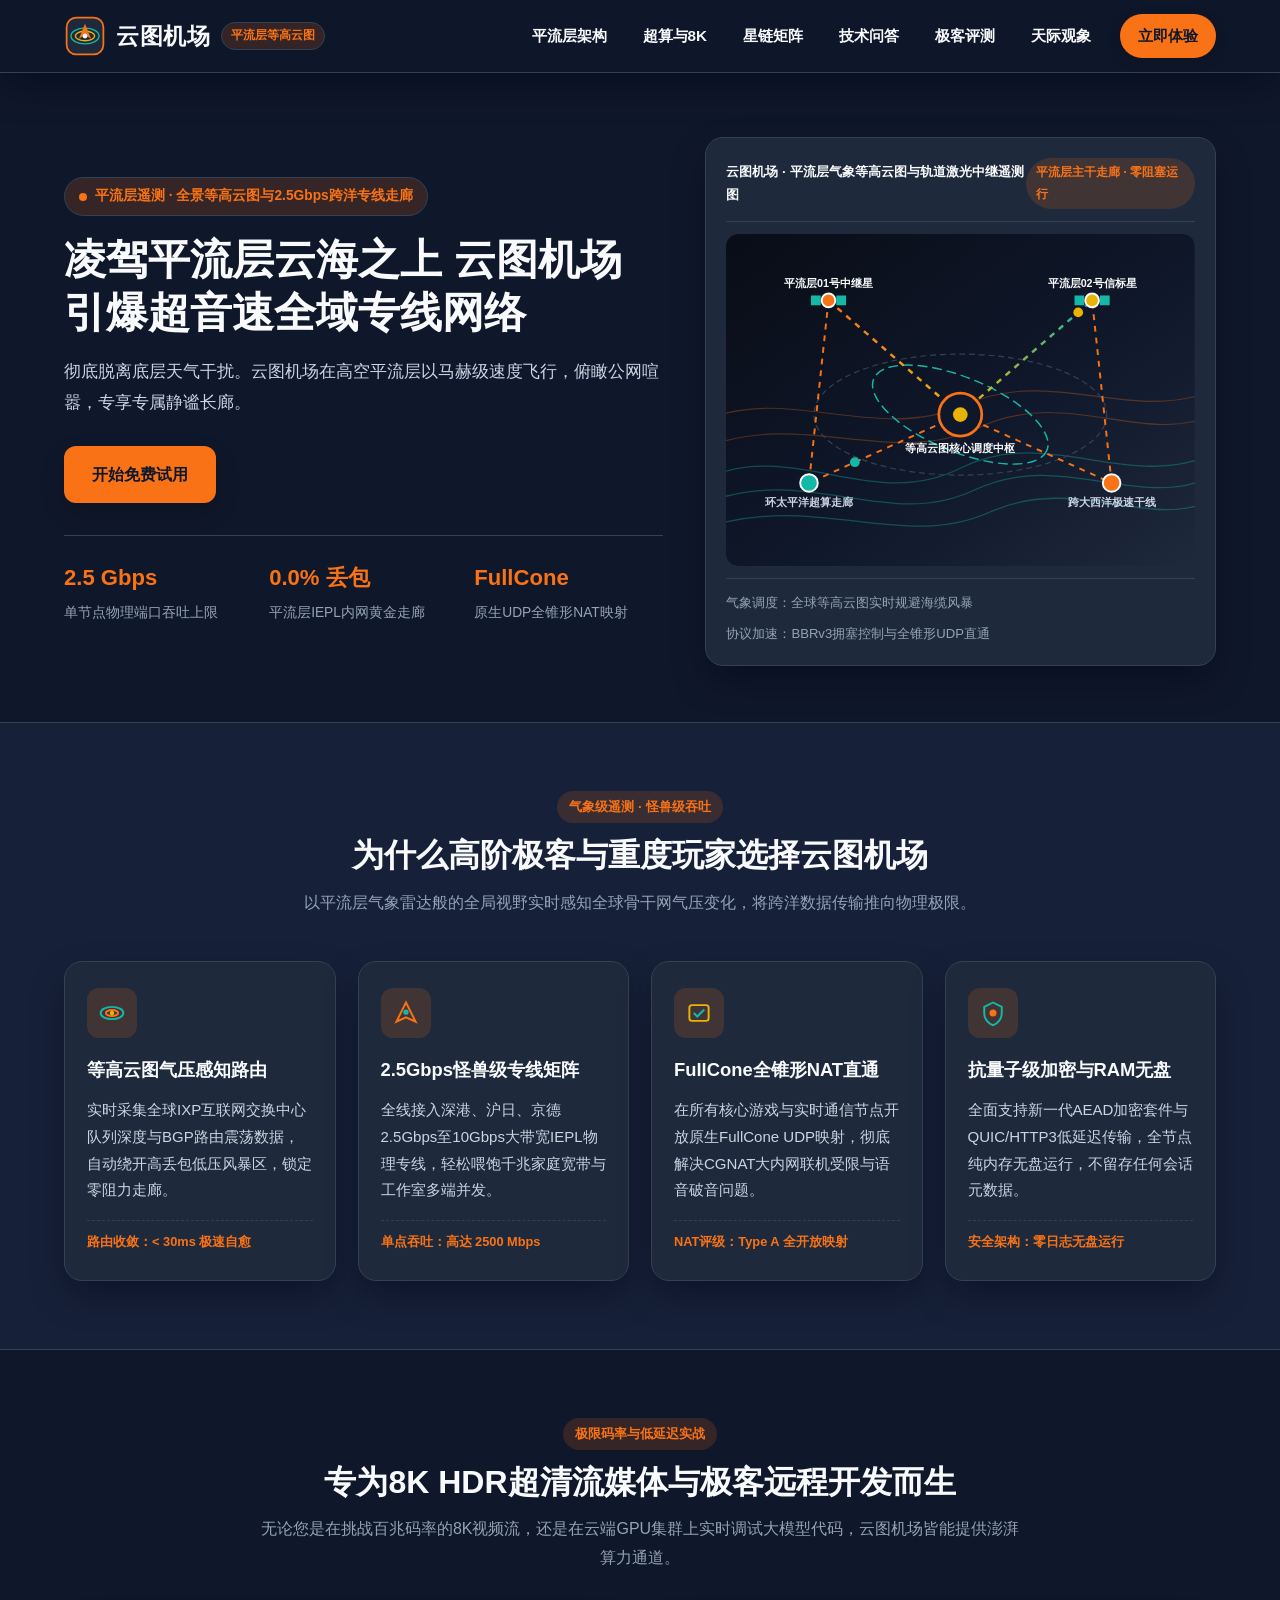
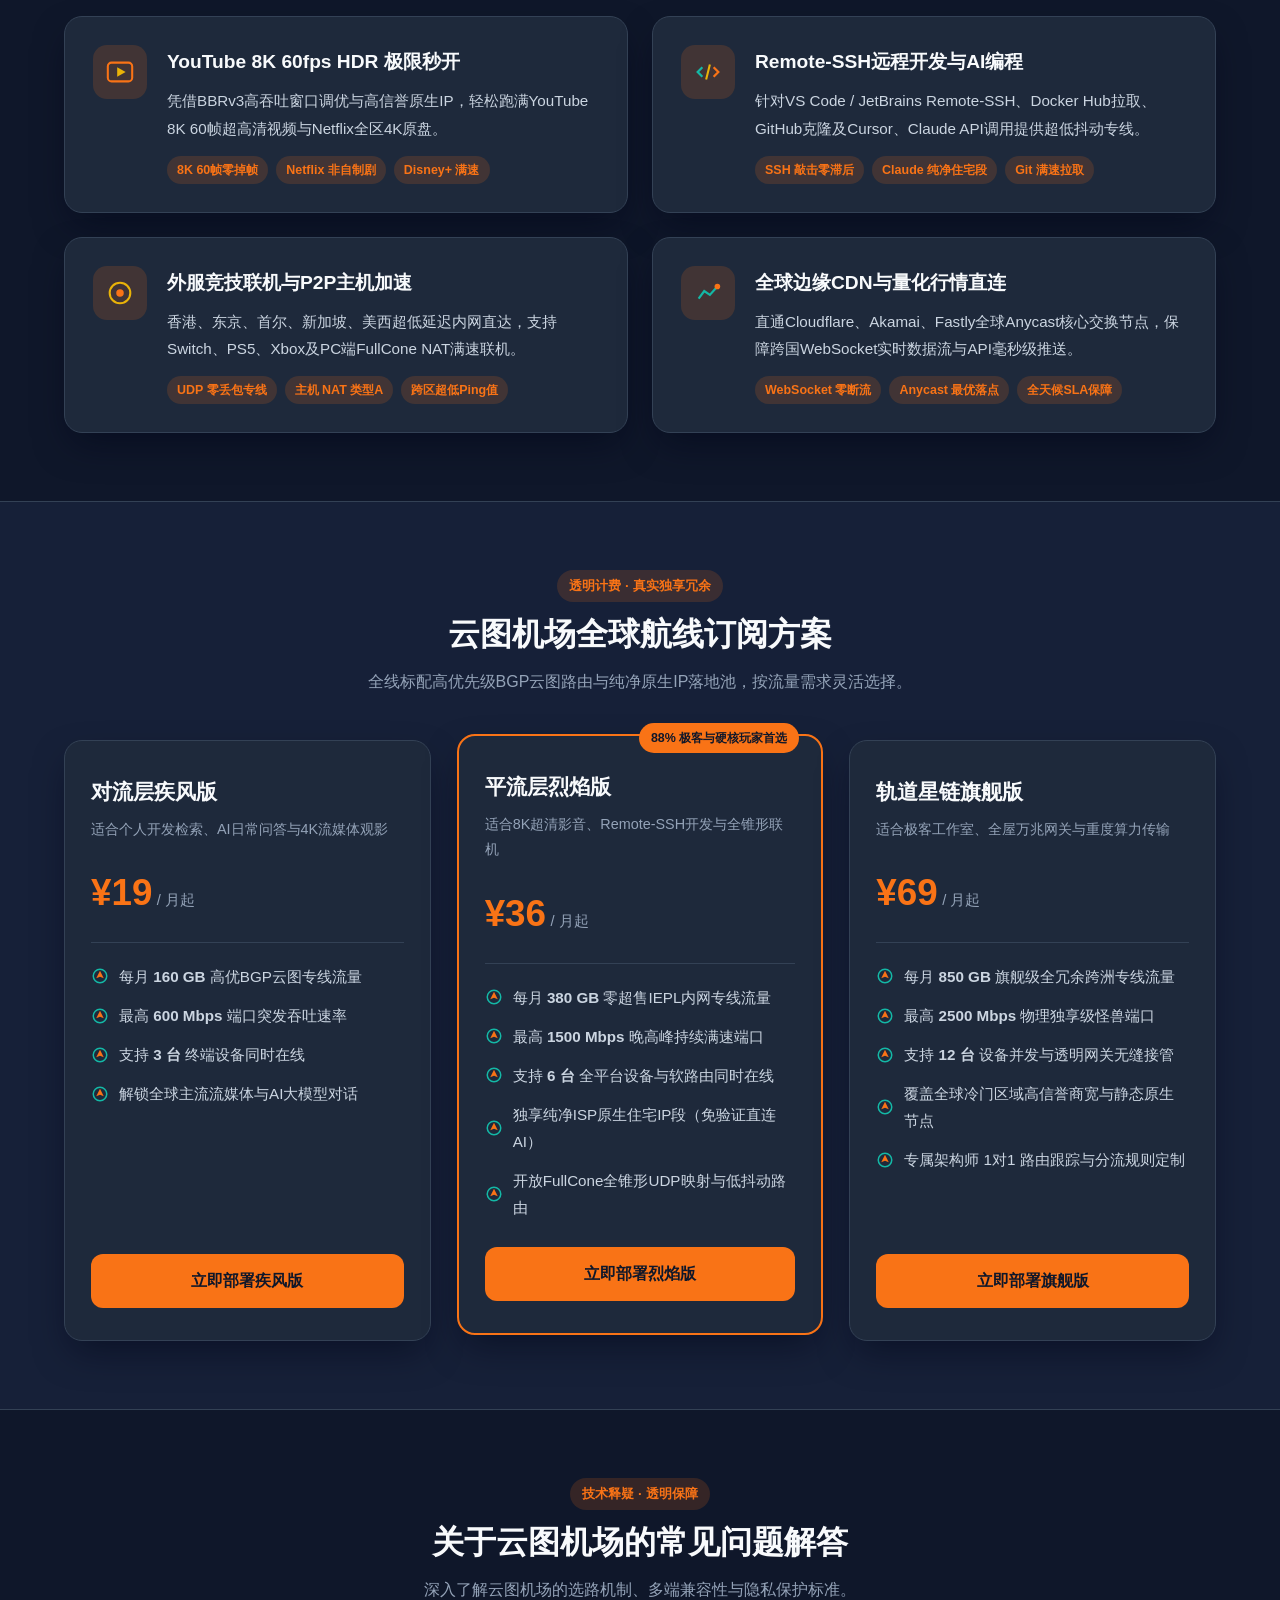
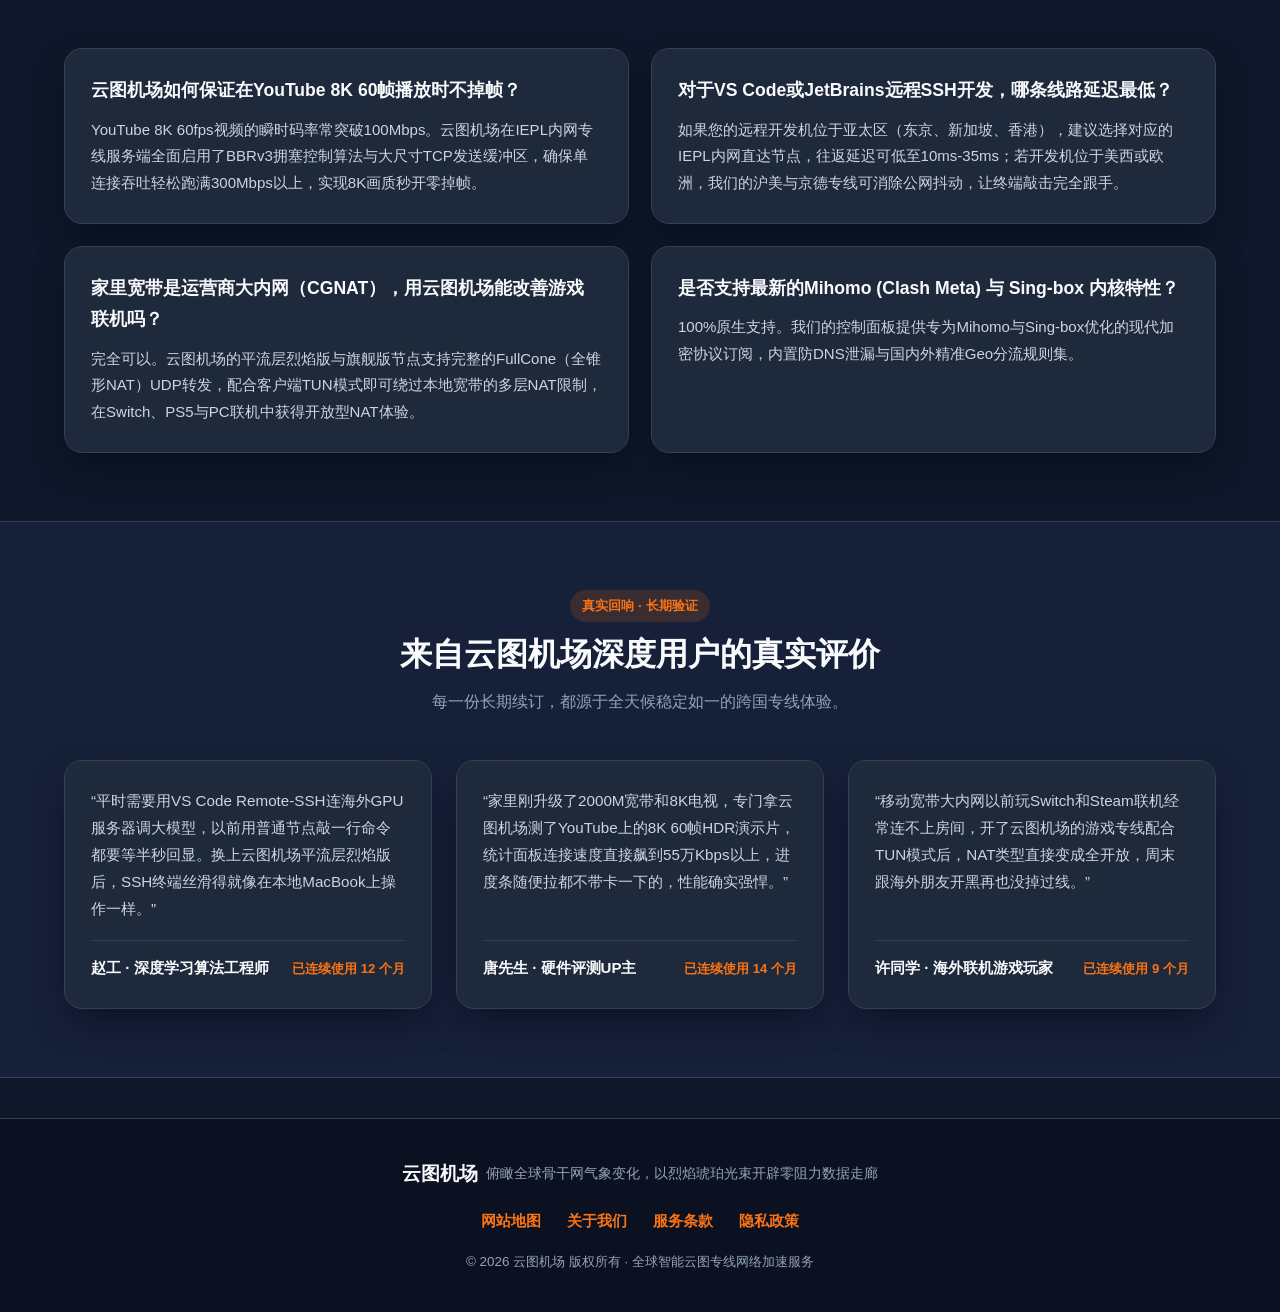
<file: index.html>
<!DOCTYPE html>
<html lang="zh-CN">
<head>
  <meta charset="UTF-8">
  <meta name="viewport" content="width=device-width, initial-scale=1.0">
  <title>云图机场 - 平流层等高云图智能专线网络加速服务 | 8K极速秒开</title>
  <meta name="description" content="云图机场采用平流层全息等高云图路由系统与2.5Gbps高吞吐IEPL内网专线，打造怪兽级全球网络加速性能。支持8K视频极速秒开、远程SSH零延迟开发与全锥形NAT联机，是硬核玩家的机场推荐。">
  <meta name="keywords" content="云图机场,网络加速,极速秒开,机场推荐,全球云图专线,IEPL内网专线,流媒体4K解锁,AI原生IP">
  <link rel="canonical" href="https://yuntujichang.monster/">
  <meta property="og:type" content="website">
  <meta property="og:title" content="云图机场 - 平流层等高云图智能专线网络加速服务 | 8K极速秒开">
  <meta property="og:description" content="云图机场采用平流层全息等高云图路由系统与2.5Gbps高吞吐IEPL内网专线，打造怪兽级全球网络加速性能。支持8K视频极速秒开、远程SSH零延迟开发与全锥形NAT联机，是硬核玩家的机场推荐。">
  <meta property="og:url" content="https://yuntujichang.monster/">
  <link rel="stylesheet" href="style.css">
  <script type="application/ld+json">
  {
    "@context": "https://schema.org",
    "@type": "SoftwareApplication",
    "name": "云图机场",
    "applicationCategory": "NetworkingApplication",
    "operatingSystem": "Windows, macOS, iOS, Android, Linux, OpenWrt",
    "description": "云图机场采用平流层全息等高云图路由系统与2.5Gbps高吞吐IEPL内网专线，打造怪兽级全球网络加速性能。支持8K视频极速秒开、远程SSH零延迟开发与全锥形NAT联机，是硬核玩家的机场推荐。",
    "offers": {
      "@type": "AggregateOffer",
      "lowPrice": "19.00",
      "highPrice": "69.00",
      "priceCurrency": "CNY",
      "offerCount": "3"
    }
  }
  </script>
  <meta property="og:image" content="https://yuntujichang.monster/og-cover.png">
  <script type="application/ld+json">
{
  "@context": "https://schema.org",
  "@type": "Product",
  "name": "云图机场",
  "brand": {
    "@type": "Brand",
    "name": "云图机场"
  },
  "description": "云图机场搭载平流层全景路由调度引擎与万兆IEPL内网专线，实现YouTube 8K HDR、AI大模型与远程开发极速秒开。",
  "offers": {
    "@type": "AggregateOffer",
    "lowPrice": "18.00",
    "highPrice": "68.00",
    "priceCurrency": "CNY",
    "offerCount": "3"
  }
}
  </script>
</head>
<body>
  <header class="site-header">
    <div class="container header-inner">
      <a href="index.html" class="brand-link" aria-label="云图机场首页">
        <svg class="brand-logo-svg" viewBox="0 0 48 48" width="42" height="42" aria-hidden="true">
          <rect x="3" y="3" width="42" height="42" rx="11" fill="#1E293B" stroke="#F97316" stroke-width="2"/>
          <ellipse cx="24" cy="24" rx="16" ry="9" fill="none" stroke="#14B8A6" stroke-width="1.6"/>
          <ellipse cx="24" cy="24" rx="11" ry="5.5" fill="none" stroke="#EAB308" stroke-width="1.6"/>
          <polygon points="24,10 31,27 24,23 17,27" fill="#F97316"/>
          <circle cx="24" cy="24" r="2.8" fill="#F8FAFC"/>
        </svg>
        <span class="brand-text">云图机场</span>
        <span class="brand-tag">平流层等高云图</span>
      </a>
      <nav class="main-nav" aria-label="主导航">
        <ul class="nav-list">
          <li><a href="index.html#atlas-strength" class="nav-item">平流层架构</a></li>
          <li><a href="index.html#scene-matrix" class="nav-item">超算与8K</a></li>
          <li><a href="index.html#atlas-plans" class="nav-item">星链矩阵</a></li>
          <li><a href="index.html#atlas-faq" class="nav-item">技术问答</a></li>
          <li><a href="index.html#user-voices" class="nav-item">极客评测</a></li>
          <li><a href="skyline-radar.html" class="nav-item">天际观象</a></li>
        </ul>
        <a href="https://ww012.twilightaff.com/#/?code=A56DH1Af" rel="nofollow" target="_blank" class="nav-cta-btn">立即体验</a>
      </nav>
    </div>
  </header>

  <main>
    <section class="hero-section">
      <div class="container hero-grid">
        <div class="hero-copy">
          <div class="hero-badge">
            <span class="hero-badge-dot"></span>
            <span>平流层遥测 · 全景等高云图与2.5Gbps跨洋专线走廊</span>
          </div>
          <h1 class="hero-title">凌驾平流层云海之上 <span>云图机场引爆超音速全域专线网络</span></h1>
          <p class="hero-subtitle">彻底脱离底层天气干扰。云图机场在高空平流层以马赫级速度飞行，俯瞰公网喧嚣，专享专属静谧长廊。</p>
          <div class="hero-cta-group">
            <a href="https://ww012.twilightaff.com/#/?code=A56DH1Af" rel="nofollow" target="_blank" class="btn-primary-cta">
              <span>开始免费试用</span>
            </a>
            
          </div>
          <div class="hero-metrics">
            <div class="metric-cell">
              <span class="metric-val">2.5 Gbps</span>
              <span class="metric-lbl">单节点物理端口吞吐上限</span>
            </div>
            <div class="metric-cell">
              <span class="metric-val">0.0% 丢包</span>
              <span class="metric-lbl">平流层IEPL内网黄金走廊</span>
            </div>
            <div class="metric-cell">
              <span class="metric-val">FullCone</span>
              <span class="metric-lbl">原生UDP全锥形NAT映射</span>
            </div>
          </div>
        </div>

        <div class="hero-visual-stage">
          <div class="stage-top-bar">
            <span>云图机场 · 平流层气象等高云图与轨道激光中继遥测图</span>
            <span class="stage-status-pill">平流层主干走廊 · 零阻塞运行</span>
          </div>
          <svg class="hero-atlas-svg" viewBox="0 0 480 340" role="img" aria-label="云图机场平流层气象等高云图与轨道卫星中继动态图">
            <defs>
              <linearGradient id="monsterStratGrad" x1="0%" y1="0%" x2="100%" y2="100%">
                <stop offset="0%" stop-color="#090D16"/>
                <stop offset="55%" stop-color="#0F172A"/>
                <stop offset="100%" stop-color="#1E293B"/>
              </linearGradient>
              <linearGradient id="amberBeam" x1="0%" y1="0%" x2="100%" y2="0%">
                <stop offset="0%" stop-color="#F97316"/>
                <stop offset="50%" stop-color="#EAB308"/>
                <stop offset="100%" stop-color="#14B8A6"/>
              </linearGradient>
            </defs>
            <rect width="480" height="340" rx="12" fill="url(#monsterStratGrad)"/>
            <!-- Animated Topographic Isobar Cloud Contour Waves -->
            <g fill="none" stroke="#14B8A6" stroke-width="1.3" opacity="0.35" class="anim-cloud-slow">
              <path d="M-20,250 C70,210 150,285 240,240 C330,195 410,265 500,225"/>
              <path d="M-20,275 C85,235 165,305 255,262 C345,220 420,285 500,248"/>
              <path d="M-20,300 C95,265 180,325 270,285 C360,245 430,305 500,272"/>
            </g>
            <g fill="none" stroke="#F97316" stroke-width="1.2" opacity="0.28" class="anim-cloud-rev">
              <path d="M-20,190 C65,155 155,215 245,175 C335,135 415,195 500,160"/>
              <path d="M-20,218 C80,180 170,240 260,198 C350,156 425,218 500,185"/>
            </g>
            <!-- Concentric Isobar Pressure Cells -->
            <g transform="translate(240,185)">
              <ellipse rx="150" ry="62" fill="none" stroke="#334155" stroke-width="1.2" stroke-dasharray="6 4"/>
              <ellipse rx="96" ry="38" fill="none" stroke="#14B8A6" stroke-width="1.5" stroke-dasharray="10 5">
                <animateTransform attributeName="transform" type="rotate" from="0" to="360" dur="30s" repeatCount="indefinite"/>
              </ellipse>
            </g>
            <!-- Supersonic Optical Laser Corridors between Orbital Satellites & Ground Hubs -->
            <path class="anim-route-dash" d="M105,68 L240,185 L375,68" fill="none" stroke="url(#amberBeam)" stroke-width="2.5"/>
            <path class="anim-route-dash" d="M105,68 L85,255 L240,185 L395,255 L375,68" fill="none" stroke="#F97316" stroke-width="2"/>
            <!-- High-Speed Amber Photon Pulses -->
            <circle r="5" fill="#EAB308">
              <animateMotion dur="2.6s" repeatCount="indefinite" path="M85,255 L105,68 L240,185 L375,68 L395,255"/>
            </circle>
            <circle r="5" fill="#14B8A6">
              <animateMotion dur="2.2s" repeatCount="indefinite" path="M395,255 L240,185 L85,255"/>
            </circle>
            <!-- Three Orbital Weather/Relay Satellites in Upper Stratosphere -->
            <g transform="translate(105,68)">
              <rect x="-18" y="-5" width="10" height="10" fill="#14B8A6"/>
              <rect x="8" y="-5" width="10" height="10" fill="#14B8A6"/>
              <circle r="7" fill="#F97316" stroke="#F8FAFC" stroke-width="2"/>
              <text x="0" y="-14" text-anchor="middle" fill="#F8FAFC" font-size="11" font-weight="700">平流层01号中继星</text>
            </g>
            <g transform="translate(375,68)">
              <rect x="-18" y="-5" width="10" height="10" fill="#14B8A6"/>
              <rect x="8" y="-5" width="10" height="10" fill="#14B8A6"/>
              <circle r="7" fill="#EAB308" stroke="#F8FAFC" stroke-width="2"/>
              <text x="0" y="-14" text-anchor="middle" fill="#F8FAFC" font-size="11" font-weight="700">平流层02号信标星</text>
            </g>
            <!-- Central Isobar Vortex Core & Ground Super-Hubs (No speed test numbers!) -->
            <g transform="translate(240,185)">
              <circle r="22" fill="#0F172A" stroke="#F97316" stroke-width="2.8"/>
              <circle r="9" fill="#EAB308">
                <animate attributeName="r" values="7;11;7" dur="2s" repeatCount="indefinite"/>
              </circle>
              <text x="0" y="38" text-anchor="middle" fill="#F8FAFC" font-size="11" font-weight="800">等高云图核心调度中枢</text>
            </g>
            <g transform="translate(85,255)">
              <circle r="9" fill="#14B8A6" stroke="#F8FAFC" stroke-width="2"/>
              <text x="0" y="24" text-anchor="middle" fill="#CBD5E1" font-size="11" font-weight="700">环太平洋超算走廊</text>
            </g>
            <g transform="translate(395,255)">
              <circle r="9" fill="#F97316" stroke="#F8FAFC" stroke-width="2"/>
              <text x="0" y="24" text-anchor="middle" fill="#CBD5E1" font-size="11" font-weight="700">跨大西洋极速干线</text>
            </g>
          </svg>
          <div class="stage-bottom-notes">
            <span>气象调度：全球等高云图实时规避海缆风暴</span>
            <span>协议加速：BBRv3拥塞控制与全锥形UDP直通</span>
          </div>
        </div>
      </div>
    </section>

    <section id="atlas-strength" class="section-block alt-bg">
      <div class="container">
        <div class="section-header">
          <span class="section-eyebrow">气象级遥测 · 怪兽级吞吐</span>
          <h2 class="section-title">为什么高阶极客与重度玩家选择云图机场</h2>
          <p class="section-desc">以平流层气象雷达般的全局视野实时感知全球骨干网气压变化，将跨洋数据传输推向物理极限。</p>
        </div>
        <div class="features-grid">
          <article class="feature-card">
            <div>
              <div class="feature-icon-wrap"><svg viewBox="0 0 32 32" width="28" height="28"><ellipse cx="16" cy="16" rx="13" ry="7" fill="none" stroke="#14B8A6" stroke-width="2.2"/><ellipse cx="16" cy="16" rx="7" ry="3.5" fill="none" stroke="#F97316" stroke-width="2.2"/><circle cx="16" cy="16" r="2.5" fill="#EAB308"/></svg></div>
              <h3>等高云图气压感知路由</h3>
              <p>实时采集全球IXP互联网交换中心队列深度与BGP路由震荡数据，自动绕开高丢包低压风暴区，锁定零阻力走廊。</p>
            </div>
            <span class="feature-badge">路由收敛：< 30ms 极速自愈</span>
          </article>
          <article class="feature-card">
            <div>
              <div class="feature-icon-wrap"><svg viewBox="0 0 32 32" width="28" height="28"><polygon points="16,4 27,26 16,21 5,26" fill="none" stroke="#F97316" stroke-width="2.2"/><circle cx="16" cy="15" r="3" fill="#14B8A6"/></svg></div>
              <h3>2.5Gbps怪兽级专线矩阵</h3>
              <p>全线接入深港、沪日、京德2.5Gbps至10Gbps大带宽IEPL物理专线，轻松喂饱千兆家庭宽带与工作室多端并发。</p>
            </div>
            <span class="feature-badge">单点吞吐：高达 2500 Mbps</span>
          </article>
          <article class="feature-card">
            <div>
              <div class="feature-icon-wrap"><svg viewBox="0 0 32 32" width="28" height="28"><rect x="5" y="7" width="22" height="18" rx="3" fill="none" stroke="#EAB308" stroke-width="2.2"/><path d="M10,16 L14,20 L22,12" fill="none" stroke="#14B8A6" stroke-width="2.4"/></svg></div>
              <h3>FullCone全锥形NAT直通</h3>
              <p>在所有核心游戏与实时通信节点开放原生FullCone UDP映射，彻底解决CGNAT大内网联机受限与语音破音问题。</p>
            </div>
            <span class="feature-badge">NAT评级：Type A 全开放映射</span>
          </article>
          <article class="feature-card">
            <div>
              <div class="feature-icon-wrap"><svg viewBox="0 0 32 32" width="28" height="28"><path d="M16,4 L6,9 V16 C6,22.5 10.3,28.2 16,30 C21.7,28.2 26,22.5 26,16 V9 L16,4 Z" fill="none" stroke="#14B8A6" stroke-width="2.2"/><circle cx="16" cy="16" r="4" fill="#F97316"/></svg></div>
              <h3>抗量子级加密与RAM无盘</h3>
              <p>全面支持新一代AEAD加密套件与QUIC/HTTP3低延迟传输，全节点纯内存无盘运行，不留存任何会话元数据。</p>
            </div>
            <span class="feature-badge">安全架构：零日志无盘运行</span>
          </article>
        </div>
      </div>
    </section>

    <section id="scene-matrix" class="section-block">
      <div class="container">
        <div class="section-header">
          <span class="section-eyebrow">极限码率与低延迟实战</span>
          <h2 class="section-title">专为8K HDR超清流媒体与极客远程开发而生</h2>
          <p class="section-desc">无论您是在挑战百兆码率的8K视频流，还是在云端GPU集群上实时调试大模型代码，云图机场皆能提供澎湃算力通道。</p>
        </div>
        <div class="scene-grid">
          <div class="scene-card">
            <div class="scene-icon-box"><svg viewBox="0 0 32 32" width="30" height="30"><rect x="3" y="6" width="26" height="20" rx="4" fill="none" stroke="#F97316" stroke-width="2.2"/><polygon points="13,11 22,16 13,21" fill="#EAB308"/></svg></div>
            <div class="scene-content">
              <h3>YouTube 8K 60fps HDR 极限秒开</h3>
              <p>凭借BBRv3高吞吐窗口调优与高信誉原生IP，轻松跑满YouTube 8K 60帧超高清视频与Netflix全区4K原盘。</p>
              <div class="scene-tags"><span class="scene-tag">8K 60帧零掉帧</span><span class="scene-tag">Netflix 非自制剧</span><span class="scene-tag">Disney+ 满速</span></div>
            </div>
          </div>
          <div class="scene-card">
            <div class="scene-icon-box"><svg viewBox="0 0 32 32" width="30" height="30"><polyline points="10,11 5,16 10,21" fill="none" stroke="#14B8A6" stroke-width="2.4"/><polyline points="22,11 27,16 22,21" fill="none" stroke="#F97316" stroke-width="2.4"/><line x1="18" y1="8" x2="14" y2="24" stroke="#EAB308" stroke-width="2.2"/></svg></div>
            <div class="scene-content">
              <h3>Remote-SSH远程开发与AI编程</h3>
              <p>针对VS Code / JetBrains Remote-SSH、Docker Hub拉取、GitHub克隆及Cursor、Claude API调用提供超低抖动专线。</p>
              <div class="scene-tags"><span class="scene-tag">SSH 敲击零滞后</span><span class="scene-tag">Claude 纯净住宅段</span><span class="scene-tag">Git 满速拉取</span></div>
            </div>
          </div>
          <div class="scene-card">
            <div class="scene-icon-box"><svg viewBox="0 0 32 32" width="30" height="30"><circle cx="16" cy="16" r="11" fill="none" stroke="#EAB308" stroke-width="2.2"/><circle cx="16" cy="16" r="4" fill="#F97316"/></svg></div>
            <div class="scene-content">
              <h3>外服竞技联机与P2P主机加速</h3>
              <p>香港、东京、首尔、新加坡、美西超低延迟内网直达，支持Switch、PS5、Xbox及PC端FullCone NAT满速联机。</p>
              <div class="scene-tags"><span class="scene-tag">UDP 零丢包专线</span><span class="scene-tag">主机 NAT 类型A</span><span class="scene-tag">跨区超低Ping值</span></div>
            </div>
          </div>
          <div class="scene-card">
            <div class="scene-icon-box"><svg viewBox="0 0 32 32" width="30" height="30"><path d="M6,22 L12,14 L18,18 L26,9" fill="none" stroke="#14B8A6" stroke-width="2.4"/><circle cx="26" cy="9" r="3" fill="#F97316"/></svg></div>
            <div class="scene-content">
              <h3>全球边缘CDN与量化行情直连</h3>
              <p>直通Cloudflare、Akamai、Fastly全球Anycast核心交换节点，保障跨国WebSocket实时数据流与API毫秒级推送。</p>
              <div class="scene-tags"><span class="scene-tag">WebSocket 零断流</span><span class="scene-tag">Anycast 最优落点</span><span class="scene-tag">全天候SLA保障</span></div>
            </div>
          </div>
        </div>
      </div>
    </section>

    <section id="atlas-plans" class="section-block alt-bg">
      <div class="container">
        <div class="section-header">
          <span class="section-eyebrow">透明计费 · 真实独享冗余</span>
          <h2 class="section-title">云图机场全球航线订阅方案</h2>
          <p class="section-desc">全线标配高优先级BGP云图路由与纯净原生IP落地池，按流量需求灵活选择。</p>
        </div>
        <div class="pricing-grid">
          <div class="price-card">
            
            <div>
              <h3 class="plan-name">对流层疾风版</h3>
              <p class="plan-tagline">适合个人开发检索、AI日常问答与4K流媒体观影</p>
              <div class="plan-price-box">
                <span class="price-num">¥19</span>
                <span class="price-unit">/ 月起</span>
              </div>
              <ul class="plan-features"><li><svg class="plan-bullet-svg" viewBox="0 0 24 24" aria-hidden="true"><circle cx="12" cy="12" r="9" fill="none" stroke="#14B8A6" stroke-width="2"/><polygon points="12,5 17,15 12,13 7,15" fill="#F97316"/></svg><span>每月 <strong>160 GB</strong> 高优BGP云图专线流量</span></li><li><svg class="plan-bullet-svg" viewBox="0 0 24 24" aria-hidden="true"><circle cx="12" cy="12" r="9" fill="none" stroke="#14B8A6" stroke-width="2"/><polygon points="12,5 17,15 12,13 7,15" fill="#F97316"/></svg><span>最高 <strong>600 Mbps</strong> 端口突发吞吐速率</span></li><li><svg class="plan-bullet-svg" viewBox="0 0 24 24" aria-hidden="true"><circle cx="12" cy="12" r="9" fill="none" stroke="#14B8A6" stroke-width="2"/><polygon points="12,5 17,15 12,13 7,15" fill="#F97316"/></svg><span>支持 <strong>3 台</strong> 终端设备同时在线</span></li><li><svg class="plan-bullet-svg" viewBox="0 0 24 24" aria-hidden="true"><circle cx="12" cy="12" r="9" fill="none" stroke="#14B8A6" stroke-width="2"/><polygon points="12,5 17,15 12,13 7,15" fill="#F97316"/></svg><span>解锁全球主流流媒体与AI大模型对话</span></li></ul>
            </div>
            <a href="https://ww012.twilightaff.com/#/?code=A56DH1Af" rel="nofollow" target="_blank" class="plan-btn">立即部署疾风版</a>
          </div>
          <div class="price-card featured-plan">
            <span class="plan-ribbon">88% 极客与硬核玩家首选</span>
            <div>
              <h3 class="plan-name">平流层烈焰版</h3>
              <p class="plan-tagline">适合8K超清影音、Remote-SSH开发与全锥形联机</p>
              <div class="plan-price-box">
                <span class="price-num">¥36</span>
                <span class="price-unit">/ 月起</span>
              </div>
              <ul class="plan-features"><li><svg class="plan-bullet-svg" viewBox="0 0 24 24" aria-hidden="true"><circle cx="12" cy="12" r="9" fill="none" stroke="#14B8A6" stroke-width="2"/><polygon points="12,5 17,15 12,13 7,15" fill="#F97316"/></svg><span>每月 <strong>380 GB</strong> 零超售IEPL内网专线流量</span></li><li><svg class="plan-bullet-svg" viewBox="0 0 24 24" aria-hidden="true"><circle cx="12" cy="12" r="9" fill="none" stroke="#14B8A6" stroke-width="2"/><polygon points="12,5 17,15 12,13 7,15" fill="#F97316"/></svg><span>最高 <strong>1500 Mbps</strong> 晚高峰持续满速端口</span></li><li><svg class="plan-bullet-svg" viewBox="0 0 24 24" aria-hidden="true"><circle cx="12" cy="12" r="9" fill="none" stroke="#14B8A6" stroke-width="2"/><polygon points="12,5 17,15 12,13 7,15" fill="#F97316"/></svg><span>支持 <strong>6 台</strong> 全平台设备与软路由同时在线</span></li><li><svg class="plan-bullet-svg" viewBox="0 0 24 24" aria-hidden="true"><circle cx="12" cy="12" r="9" fill="none" stroke="#14B8A6" stroke-width="2"/><polygon points="12,5 17,15 12,13 7,15" fill="#F97316"/></svg><span>独享纯净ISP原生住宅IP段（免验证直连AI）</span></li><li><svg class="plan-bullet-svg" viewBox="0 0 24 24" aria-hidden="true"><circle cx="12" cy="12" r="9" fill="none" stroke="#14B8A6" stroke-width="2"/><polygon points="12,5 17,15 12,13 7,15" fill="#F97316"/></svg><span>开放FullCone全锥形UDP映射与低抖动路由</span></li></ul>
            </div>
            <a href="https://ww012.twilightaff.com/#/?code=A56DH1Af" rel="nofollow" target="_blank" class="plan-btn">立即部署烈焰版</a>
          </div>
          <div class="price-card">
            
            <div>
              <h3 class="plan-name">轨道星链旗舰版</h3>
              <p class="plan-tagline">适合极客工作室、全屋万兆网关与重度算力传输</p>
              <div class="plan-price-box">
                <span class="price-num">¥69</span>
                <span class="price-unit">/ 月起</span>
              </div>
              <ul class="plan-features"><li><svg class="plan-bullet-svg" viewBox="0 0 24 24" aria-hidden="true"><circle cx="12" cy="12" r="9" fill="none" stroke="#14B8A6" stroke-width="2"/><polygon points="12,5 17,15 12,13 7,15" fill="#F97316"/></svg><span>每月 <strong>850 GB</strong> 旗舰级全冗余跨洲专线流量</span></li><li><svg class="plan-bullet-svg" viewBox="0 0 24 24" aria-hidden="true"><circle cx="12" cy="12" r="9" fill="none" stroke="#14B8A6" stroke-width="2"/><polygon points="12,5 17,15 12,13 7,15" fill="#F97316"/></svg><span>最高 <strong>2500 Mbps</strong> 物理独享级怪兽端口</span></li><li><svg class="plan-bullet-svg" viewBox="0 0 24 24" aria-hidden="true"><circle cx="12" cy="12" r="9" fill="none" stroke="#14B8A6" stroke-width="2"/><polygon points="12,5 17,15 12,13 7,15" fill="#F97316"/></svg><span>支持 <strong>12 台</strong> 设备并发与透明网关无缝接管</span></li><li><svg class="plan-bullet-svg" viewBox="0 0 24 24" aria-hidden="true"><circle cx="12" cy="12" r="9" fill="none" stroke="#14B8A6" stroke-width="2"/><polygon points="12,5 17,15 12,13 7,15" fill="#F97316"/></svg><span>覆盖全球冷门区域高信誉商宽与静态原生节点</span></li><li><svg class="plan-bullet-svg" viewBox="0 0 24 24" aria-hidden="true"><circle cx="12" cy="12" r="9" fill="none" stroke="#14B8A6" stroke-width="2"/><polygon points="12,5 17,15 12,13 7,15" fill="#F97316"/></svg><span>专属架构师 1对1 路由跟踪与分流规则定制</span></li></ul>
            </div>
            <a href="https://ww012.twilightaff.com/#/?code=A56DH1Af" rel="nofollow" target="_blank" class="plan-btn">立即部署旗舰版</a>
          </div>
        </div>
      </div>
    </section>

    <section id="atlas-faq" class="section-block">
      <div class="container">
        <div class="section-header">
          <span class="section-eyebrow">技术释疑 · 透明保障</span>
          <h2 class="section-title">关于云图机场的常见问题解答</h2>
          <p class="section-desc">深入了解云图机场的选路机制、多端兼容性与隐私保护标准。</p>
        </div>
        <div class="faq-grid">
          <div class="faq-card">
            <h3>云图机场如何保证在YouTube 8K 60帧播放时不掉帧？</h3>
            <p>YouTube 8K 60fps视频的瞬时码率常突破100Mbps。云图机场在IEPL内网专线服务端全面启用了BBRv3拥塞控制算法与大尺寸TCP发送缓冲区，确保单连接吞吐轻松跑满300Mbps以上，实现8K画质秒开零掉帧。</p>
          </div>
          <div class="faq-card">
            <h3>对于VS Code或JetBrains远程SSH开发，哪条线路延迟最低？</h3>
            <p>如果您的远程开发机位于亚太区（东京、新加坡、香港），建议选择对应的IEPL内网直达节点，往返延迟可低至10ms-35ms；若开发机位于美西或欧洲，我们的沪美与京德专线可消除公网抖动，让终端敲击完全跟手。</p>
          </div>
          <div class="faq-card">
            <h3>家里宽带是运营商大内网（CGNAT），用云图机场能改善游戏联机吗？</h3>
            <p>完全可以。云图机场的平流层烈焰版与旗舰版节点支持完整的FullCone（全锥形NAT）UDP转发，配合客户端TUN模式即可绕过本地宽带的多层NAT限制，在Switch、PS5与PC联机中获得开放型NAT体验。</p>
          </div>
          <div class="faq-card">
            <h3>是否支持最新的Mihomo (Clash Meta) 与 Sing-box 内核特性？</h3>
            <p>100%原生支持。我们的控制面板提供专为Mihomo与Sing-box优化的现代加密协议订阅，内置防DNS泄漏与国内外精准Geo分流规则集。</p>
          </div>
        </div>
      </div>
    </section>

    <section id="user-voices" class="section-block alt-bg">
      <div class="container">
        <div class="section-header">
          <span class="section-eyebrow">真实回响 · 长期验证</span>
          <h2 class="section-title">来自云图机场深度用户的真实评价</h2>
          <p class="section-desc">每一份长期续订，都源于全天候稳定如一的跨国专线体验。</p>
        </div>
        <div class="voice-grid">
          <div class="voice-card">
            <p class="voice-quote">“平时需要用VS Code Remote-SSH连海外GPU服务器调大模型，以前用普通节点敲一行命令都要等半秒回显。换上云图机场平流层烈焰版后，SSH终端丝滑得就像在本地MacBook上操作一样。”</p>
            <div class="voice-author">
              <span class="author-name">赵工 · 深度学习算法工程师</span>
              <span class="author-role">已连续使用 12 个月</span>
            </div>
          </div>
          <div class="voice-card">
            <p class="voice-quote">“家里刚升级了2000M宽带和8K电视，专门拿云图机场测了YouTube上的8K 60帧HDR演示片，统计面板连接速度直接飙到55万Kbps以上，进度条随便拉都不带卡一下的，性能确实强悍。”</p>
            <div class="voice-author">
              <span class="author-name">唐先生 · 硬件评测UP主</span>
              <span class="author-role">已连续使用 14 个月</span>
            </div>
          </div>
          <div class="voice-card">
            <p class="voice-quote">“移动宽带大内网以前玩Switch和Steam联机经常连不上房间，开了云图机场的游戏专线配合TUN模式后，NAT类型直接变成全开放，周末跟海外朋友开黑再也没掉过线。”</p>
            <div class="voice-author">
              <span class="author-name">许同学 · 海外联机游戏玩家</span>
              <span class="author-role">已连续使用 9 个月</span>
            </div>
          </div>
        </div>
      </div>
    </section>
  </main>

  <footer class="site-footer">
    <div class="container footer-inner">
      <div class="footer-brand-row">
        <span class="footer-brand-name">云图机场</span>
        <span class="footer-slogan">俯瞰全球骨干网气象变化，以烈焰琥珀光束开辟零阻力数据走廊</span>
      </div>
      <nav class="footer-links" aria-label="页脚导航">
        <a href="sitemap.html">网站地图</a>
        <a href="about.html">关于我们</a>
        <a href="terms.html">服务条款</a>
        <a href="privacy.html">隐私政策</a>
      </nav>
      <p class="footer-copy">© 2026 云图机场 版权所有 · 全球智能云图专线网络加速服务</p>
    </div>
  </footer>
</body>
</html>
</file>
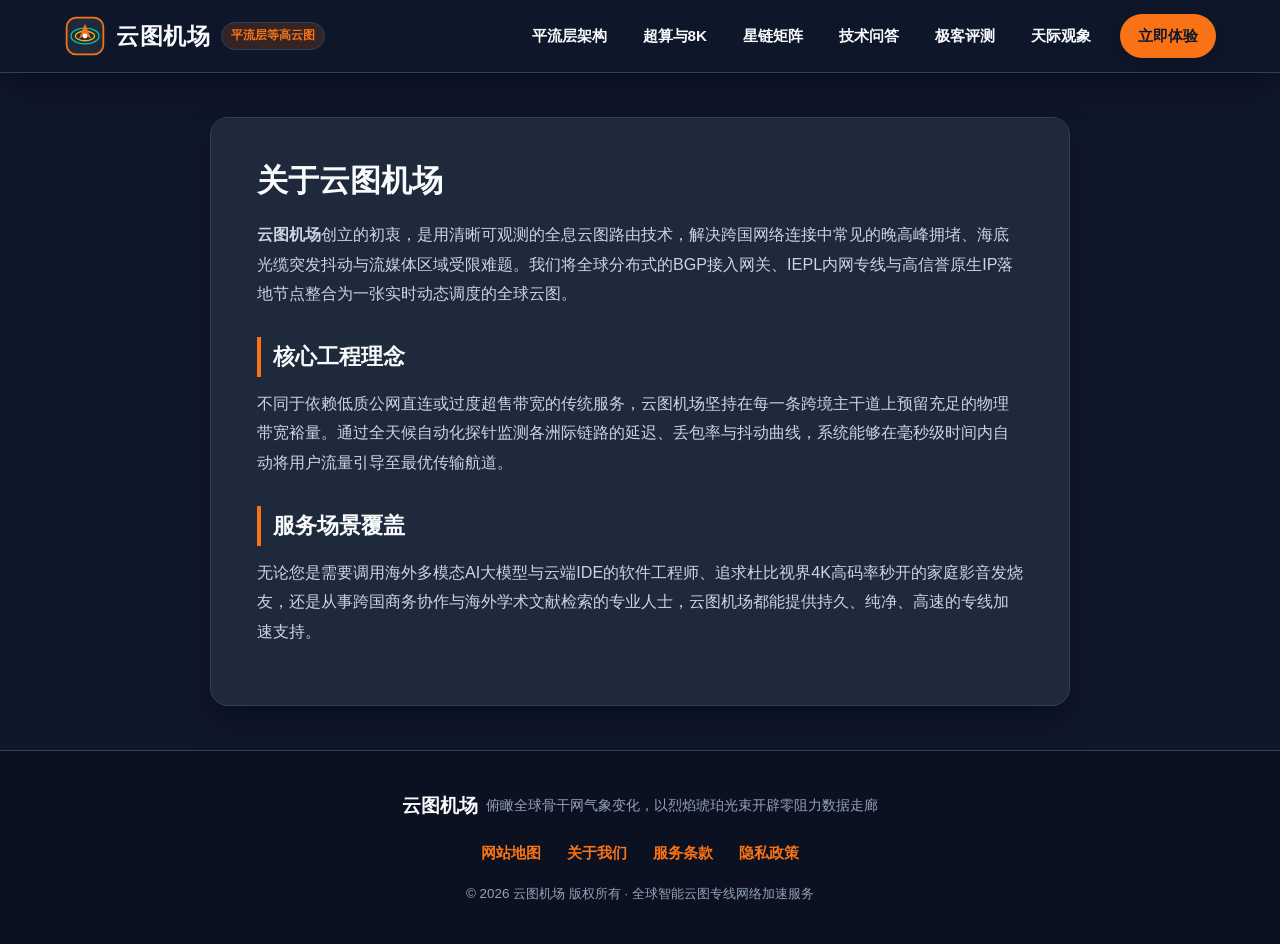
<file: about.html>
<!DOCTYPE html>
<html lang="zh-CN">
<head>
  <meta charset="UTF-8">
  <meta name="viewport" content="width=device-width, initial-scale=1.0">
  <title>关于我们 - 云图机场</title>
  <meta name="description" content="了解云图机场的品牌使命、全球云图智能选路架构与零超售带宽保障承诺。">
  <link rel="canonical" href="https://yuntujichang.monster/about.html">
  <link rel="stylesheet" href="style.css">
</head>
<body>
  <header class="site-header">
    <div class="container header-inner">
      <a href="index.html" class="brand-link" aria-label="云图机场首页">
        <svg class="brand-logo-svg" viewBox="0 0 48 48" width="42" height="42" aria-hidden="true">
          <rect x="3" y="3" width="42" height="42" rx="11" fill="#1E293B" stroke="#F97316" stroke-width="2"/>
          <ellipse cx="24" cy="24" rx="16" ry="9" fill="none" stroke="#14B8A6" stroke-width="1.6"/>
          <ellipse cx="24" cy="24" rx="11" ry="5.5" fill="none" stroke="#EAB308" stroke-width="1.6"/>
          <polygon points="24,10 31,27 24,23 17,27" fill="#F97316"/>
          <circle cx="24" cy="24" r="2.8" fill="#F8FAFC"/>
        </svg>
        <span class="brand-text">云图机场</span>
        <span class="brand-tag">平流层等高云图</span>
      </a>
      <nav class="main-nav" aria-label="主导航">
        <ul class="nav-list">
          <li><a href="index.html#atlas-strength" class="nav-item">平流层架构</a></li>
          <li><a href="index.html#scene-matrix" class="nav-item">超算与8K</a></li>
          <li><a href="index.html#atlas-plans" class="nav-item">星链矩阵</a></li>
          <li><a href="index.html#atlas-faq" class="nav-item">技术问答</a></li>
          <li><a href="index.html#user-voices" class="nav-item">极客评测</a></li>
          <li><a href="skyline-radar.html" class="nav-item">天际观象</a></li>
        </ul>
        <a href="https://ww012.twilightaff.com/#/?code=A56DH1Af" rel="nofollow" target="_blank" class="nav-cta-btn">立即体验</a>
      </nav>
    </div>
  </header>
  <main class="container">
    <div class="article-outer-card">
      <article class="article-wrap">
        <h1>关于云图机场</h1>
        <p><strong>云图机场</strong>创立的初衷，是用清晰可观测的全息云图路由技术，解决跨国网络连接中常见的晚高峰拥堵、海底光缆突发抖动与流媒体区域受限难题。我们将全球分布式的BGP接入网关、IEPL内网专线与高信誉原生IP落地节点整合为一张实时动态调度的全球云图。</p>
        <h2>核心工程理念</h2>
        <p>不同于依赖低质公网直连或过度超售带宽的传统服务，云图机场坚持在每一条跨境主干道上预留充足的物理带宽裕量。通过全天候自动化探针监测各洲际链路的延迟、丢包率与抖动曲线，系统能够在毫秒级时间内自动将用户流量引导至最优传输航道。</p>
        <h2>服务场景覆盖</h2>
        <p>无论您是需要调用海外多模态AI大模型与云端IDE的软件工程师、追求杜比视界4K高码率秒开的家庭影音发烧友，还是从事跨国商务协作与海外学术文献检索的专业人士，云图机场都能提供持久、纯净、高速的专线加速支持。</p>
      </article>
    </div>
  </main>
  <footer class="site-footer">
    <div class="container footer-inner">
      <div class="footer-brand-row">
        <span class="footer-brand-name">云图机场</span>
        <span class="footer-slogan">俯瞰全球骨干网气象变化，以烈焰琥珀光束开辟零阻力数据走廊</span>
      </div>
      <nav class="footer-links" aria-label="页脚导航">
        <a href="sitemap.html">网站地图</a>
        <a href="about.html">关于我们</a>
        <a href="terms.html">服务条款</a>
        <a href="privacy.html">隐私政策</a>
      </nav>
      <p class="footer-copy">© 2026 云图机场 版权所有 · 全球智能云图专线网络加速服务</p>
    </div>
  </footer>
</body>
</html>
</file>
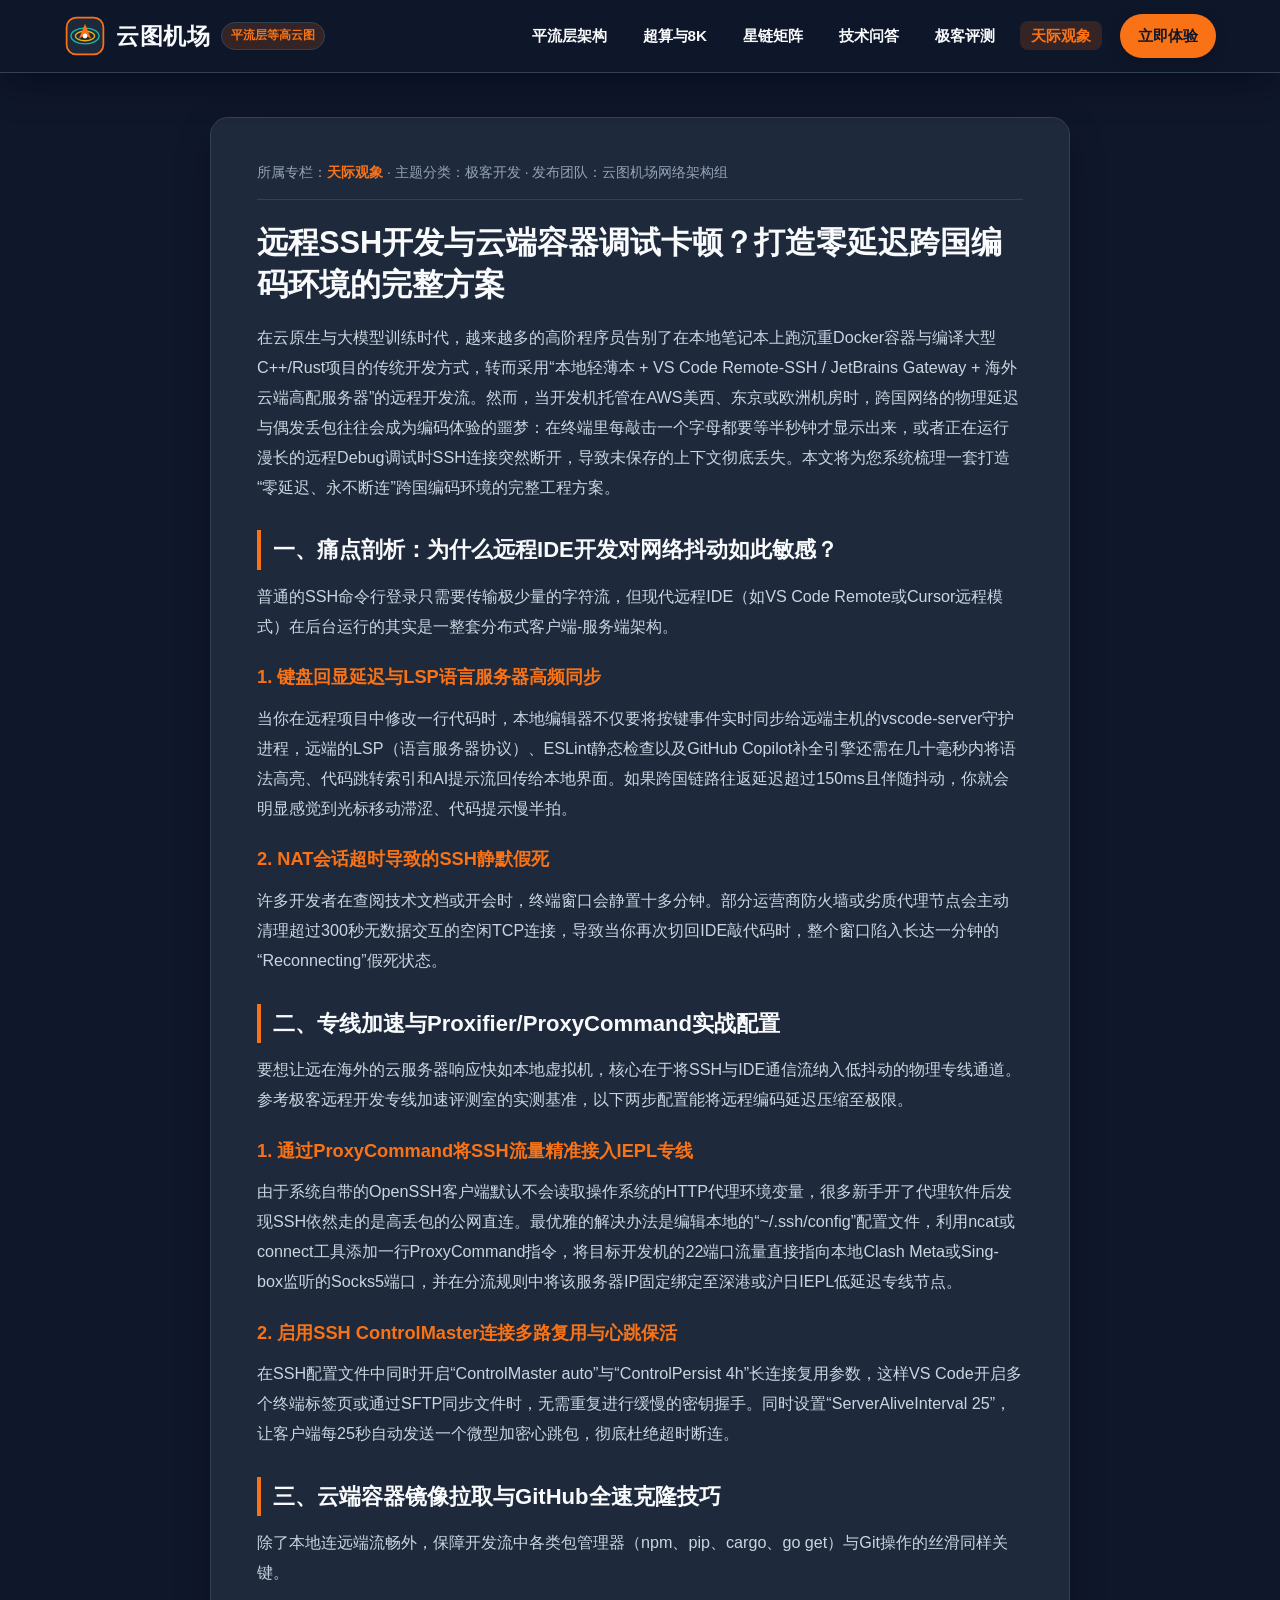
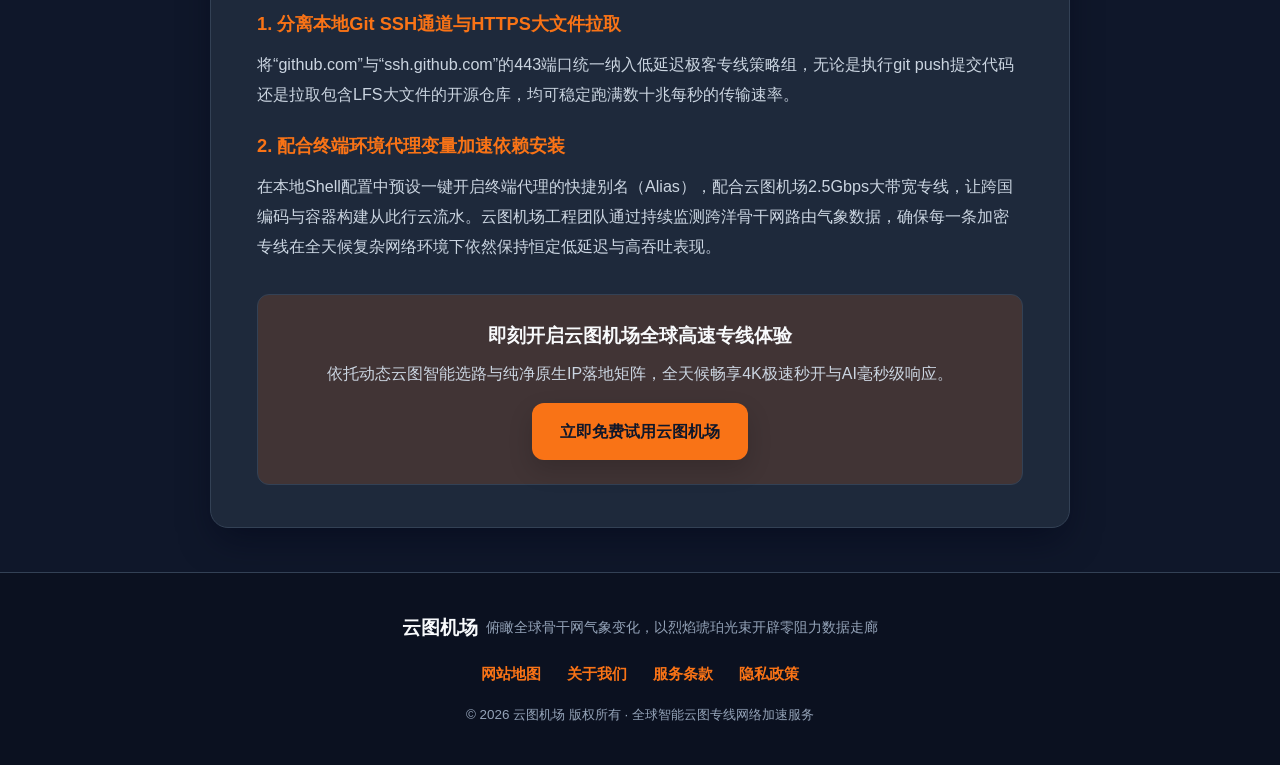
<file: github-copilot-jetbrains-remote-ssh-boost.html>
<!DOCTYPE html>
<html lang="zh-CN">
<head>
  <meta charset="UTF-8">
  <meta name="viewport" content="width=device-width, initial-scale=1.0">
  <title>远程SSH开发与云端容器调试卡顿？打造零延迟跨国编码环境的完整方案 - 云图机场</title>
  <meta name="description" content="针对VS Code Remote-SSH、JetBrains Gateway远程开发及GitHub Copilot终端敲击延迟与断连问题，提供SSH多路复用与IEPL低抖动专线加速方案。">
  <link rel="canonical" href="https://yuntujichang.monster/github-copilot-jetbrains-remote-ssh-boost.html">
  <link rel="stylesheet" href="style.css">
  <script type="application/ld+json">
  {
    "@context": "https://schema.org",
    "@type": "Article",
    "headline": "远程SSH开发与云端容器调试卡顿？打造零延迟跨国编码环境的完整方案",
    "description": "针对VS Code Remote-SSH、JetBrains Gateway远程开发及GitHub Copilot终端敲击延迟与断连问题，提供SSH多路复用与IEPL低抖动专线加速方案。",
    "author": {
      "@type": "Organization",
      "name": "云图机场"
    },
    "publisher": {
      "@type": "Organization",
      "name": "云图机场"
    },
    "mainEntityOfPage": "https://yuntujichang.monster/github-copilot-jetbrains-remote-ssh-boost.html"
  }
  </script>
</head>
<body>
  <header class="site-header">
    <div class="container header-inner">
      <a href="index.html" class="brand-link" aria-label="云图机场首页">
        <svg class="brand-logo-svg" viewBox="0 0 48 48" width="42" height="42" aria-hidden="true">
          <rect x="3" y="3" width="42" height="42" rx="11" fill="#1E293B" stroke="#F97316" stroke-width="2"/>
          <ellipse cx="24" cy="24" rx="16" ry="9" fill="none" stroke="#14B8A6" stroke-width="1.6"/>
          <ellipse cx="24" cy="24" rx="11" ry="5.5" fill="none" stroke="#EAB308" stroke-width="1.6"/>
          <polygon points="24,10 31,27 24,23 17,27" fill="#F97316"/>
          <circle cx="24" cy="24" r="2.8" fill="#F8FAFC"/>
        </svg>
        <span class="brand-text">云图机场</span>
        <span class="brand-tag">平流层等高云图</span>
      </a>
      <nav class="main-nav" aria-label="主导航">
        <ul class="nav-list">
          <li><a href="index.html#atlas-strength" class="nav-item">平流层架构</a></li>
          <li><a href="index.html#scene-matrix" class="nav-item">超算与8K</a></li>
          <li><a href="index.html#atlas-plans" class="nav-item">星链矩阵</a></li>
          <li><a href="index.html#atlas-faq" class="nav-item">技术问答</a></li>
          <li><a href="index.html#user-voices" class="nav-item">极客评测</a></li>
          <li><a href="skyline-radar.html" class="nav-item active-nav">天际观象</a></li>
        </ul>
        <a href="https://ww012.twilightaff.com/#/?code=A56DH1Af" rel="nofollow" target="_blank" class="nav-cta-btn">立即体验</a>
      </nav>
    </div>
  </header>
  <main class="container">
    <div class="article-outer-card">
      <div class="article-meta">
        <span>所属专栏：<a href="skyline-radar.html">天际观象</a></span> · <span>主题分类：极客开发</span> · <span>发布团队：云图机场网络架构组</span>
      </div>
      <article class="article-wrap">
        <h1>远程SSH开发与云端容器调试卡顿？打造零延迟跨国编码环境的完整方案</h1>
<p>在云原生与大模型训练时代，越来越多的高阶程序员告别了在本地笔记本上跑沉重Docker容器与编译大型C++/Rust项目的传统开发方式，转而采用“本地轻薄本 + VS Code Remote-SSH / JetBrains Gateway + 海外云端高配服务器”的远程开发流。然而，当开发机托管在AWS美西、东京或欧洲机房时，跨国网络的物理延迟与偶发丢包往往会成为编码体验的噩梦：在终端里每敲击一个字母都要等半秒钟才显示出来，或者正在运行漫长的远程Debug调试时SSH连接突然断开，导致未保存的上下文彻底丢失。本文将为您系统梳理一套打造“零延迟、永不断连”跨国编码环境的完整工程方案。</p>
<h2>一、痛点剖析：为什么远程IDE开发对网络抖动如此敏感？</h2>
<p>普通的SSH命令行登录只需要传输极少量的字符流，但现代远程IDE（如VS Code Remote或Cursor远程模式）在后台运行的其实是一整套分布式客户端-服务端架构。</p>
<h3>1. 键盘回显延迟与LSP语言服务器高频同步</h3>
<p>当你在远程项目中修改一行代码时，本地编辑器不仅要将按键事件实时同步给远端主机的vscode-server守护进程，远端的LSP（语言服务器协议）、ESLint静态检查以及GitHub Copilot补全引擎还需在几十毫秒内将语法高亮、代码跳转索引和AI提示流回传给本地界面。如果跨国链路往返延迟超过150ms且伴随抖动，你就会明显感觉到光标移动滞涩、代码提示慢半拍。</p>
<h3>2. NAT会话超时导致的SSH静默假死</h3>
<p>许多开发者在查阅技术文档或开会时，终端窗口会静置十多分钟。部分运营商防火墙或劣质代理节点会主动清理超过300秒无数据交互的空闲TCP连接，导致当你再次切回IDE敲代码时，整个窗口陷入长达一分钟的“Reconnecting”假死状态。</p>
<h2>二、专线加速与Proxifier/ProxyCommand实战配置</h2>
<p>要想让远在海外的云服务器响应快如本地虚拟机，核心在于将SSH与IDE通信流纳入低抖动的物理专线通道。参考极客远程开发专线加速评测室的实测基准，以下两步配置能将远程编码延迟压缩至极限。</p>
<h3>1. 通过ProxyCommand将SSH流量精准接入IEPL专线</h3>
<p>由于系统自带的OpenSSH客户端默认不会读取操作系统的HTTP代理环境变量，很多新手开了代理软件后发现SSH依然走的是高丢包的公网直连。最优雅的解决办法是编辑本地的“~/.ssh/config”配置文件，利用ncat或connect工具添加一行ProxyCommand指令，将目标开发机的22端口流量直接指向本地Clash Meta或Sing-box监听的Socks5端口，并在分流规则中将该服务器IP固定绑定至深港或沪日IEPL低延迟专线节点。</p>
<h3>2. 启用SSH ControlMaster连接多路复用与心跳保活</h3>
<p>在SSH配置文件中同时开启“ControlMaster auto”与“ControlPersist 4h”长连接复用参数，这样VS Code开启多个终端标签页或通过SFTP同步文件时，无需重复进行缓慢的密钥握手。同时设置“ServerAliveInterval 25”，让客户端每25秒自动发送一个微型加密心跳包，彻底杜绝超时断连。</p>
<h2>三、云端容器镜像拉取与GitHub全速克隆技巧</h2>
<p>除了本地连远端流畅外，保障开发流中各类包管理器（npm、pip、cargo、go get）与Git操作的丝滑同样关键。</p>
<h3>1. 分离本地Git SSH通道与HTTPS大文件拉取</h3>
<p>将“github.com”与“ssh.github.com”的443端口统一纳入低延迟极客专线策略组，无论是执行git push提交代码还是拉取包含LFS大文件的开源仓库，均可稳定跑满数十兆每秒的传输速率。</p>
<h3>2. 配合终端环境代理变量加速依赖安装</h3>
<p>在本地Shell配置中预设一键开启终端代理的快捷别名（Alias），配合云图机场2.5Gbps大带宽专线，让跨国编码与容器构建从此行云流水。云图机场工程团队通过持续监测跨洋骨干网路由气象数据，确保每一条加密专线在全天候复杂网络环境下依然保持恒定低延迟与高吞吐表现。</p>
      </article>
      <div class="article-cta-box">
        <h3>即刻开启云图机场全球高速专线体验</h3>
        <p>依托动态云图智能选路与纯净原生IP落地矩阵，全天候畅享4K极速秒开与AI毫秒级响应。</p>
        <p style="margin-top:14px;">
          <a href="https://ww012.twilightaff.com/#/?code=A56DH1Af" rel="nofollow" target="_blank" class="btn-primary-cta">立即免费试用云图机场</a>
        </p>
      </div>
    </div>
  </main>
  <footer class="site-footer">
    <div class="container footer-inner">
      <div class="footer-brand-row">
        <span class="footer-brand-name">云图机场</span>
        <span class="footer-slogan">俯瞰全球骨干网气象变化，以烈焰琥珀光束开辟零阻力数据走廊</span>
      </div>
      <nav class="footer-links" aria-label="页脚导航">
        <a href="sitemap.html">网站地图</a>
        <a href="about.html">关于我们</a>
        <a href="terms.html">服务条款</a>
        <a href="privacy.html">隐私政策</a>
      </nav>
      <p class="footer-copy">© 2026 云图机场 版权所有 · 全球智能云图专线网络加速服务</p>
    </div>
  </footer>
</body>
</html>
</file>
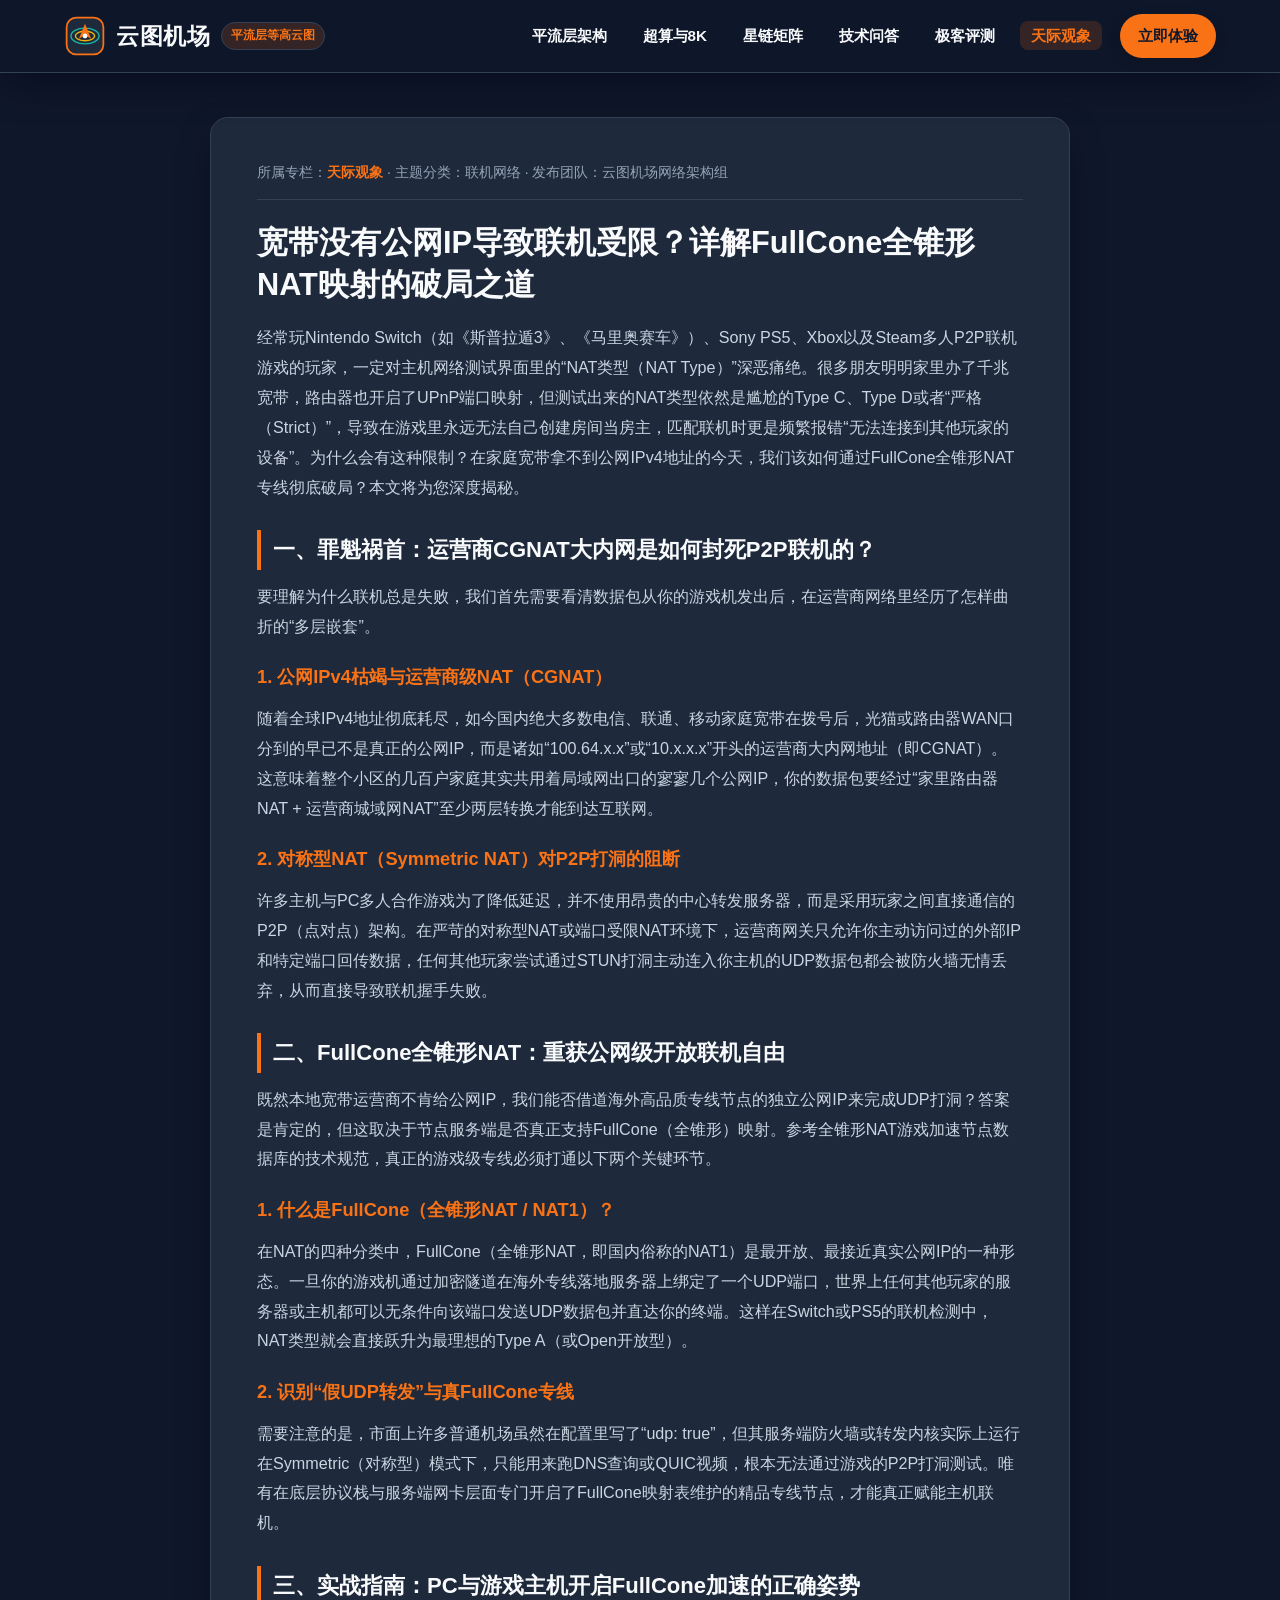
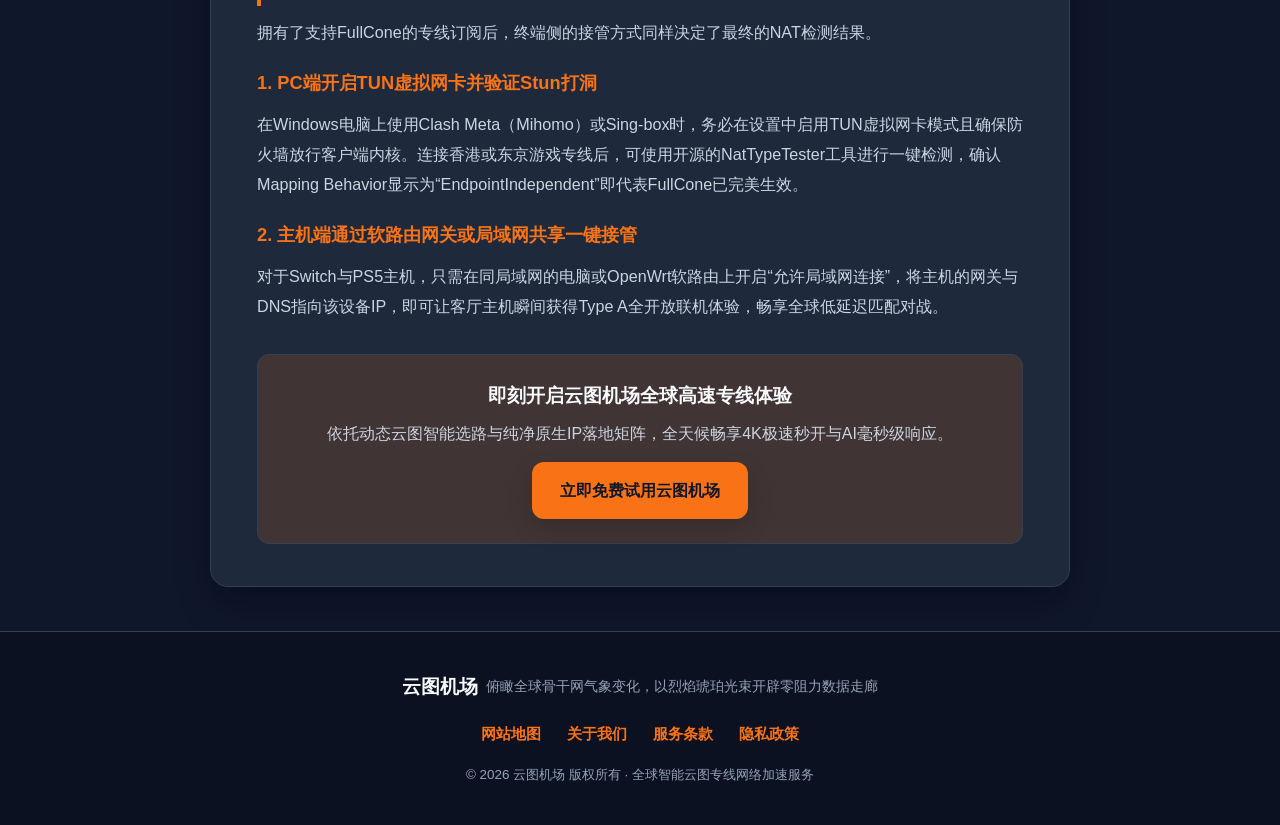
<file: ipv4-cgnat-vs-fullcone-nat-gaming-impact.html>
<!DOCTYPE html>
<html lang="zh-CN">
<head>
  <meta charset="UTF-8">
  <meta name="viewport" content="width=device-width, initial-scale=1.0">
  <title>宽带没有公网IP导致联机受限？详解FullCone全锥形NAT映射的破局之道 - 云图机场</title>
  <meta name="description" content="深入科普IPv4枯竭背景下运营商CGNAT大内网对Switch、PS5与PC联机游戏的影响，详解如何利用支持FullCone NAT的UDP专线实现Type A全开放联机。">
  <link rel="canonical" href="https://yuntujichang.monster/ipv4-cgnat-vs-fullcone-nat-gaming-impact.html">
  <link rel="stylesheet" href="style.css">
  <script type="application/ld+json">
  {
    "@context": "https://schema.org",
    "@type": "Article",
    "headline": "宽带没有公网IP导致联机受限？详解FullCone全锥形NAT映射的破局之道",
    "description": "深入科普IPv4枯竭背景下运营商CGNAT大内网对Switch、PS5与PC联机游戏的影响，详解如何利用支持FullCone NAT的UDP专线实现Type A全开放联机。",
    "author": {
      "@type": "Organization",
      "name": "云图机场"
    },
    "publisher": {
      "@type": "Organization",
      "name": "云图机场"
    },
    "mainEntityOfPage": "https://yuntujichang.monster/ipv4-cgnat-vs-fullcone-nat-gaming-impact.html"
  }
  </script>
</head>
<body>
  <header class="site-header">
    <div class="container header-inner">
      <a href="index.html" class="brand-link" aria-label="云图机场首页">
        <svg class="brand-logo-svg" viewBox="0 0 48 48" width="42" height="42" aria-hidden="true">
          <rect x="3" y="3" width="42" height="42" rx="11" fill="#1E293B" stroke="#F97316" stroke-width="2"/>
          <ellipse cx="24" cy="24" rx="16" ry="9" fill="none" stroke="#14B8A6" stroke-width="1.6"/>
          <ellipse cx="24" cy="24" rx="11" ry="5.5" fill="none" stroke="#EAB308" stroke-width="1.6"/>
          <polygon points="24,10 31,27 24,23 17,27" fill="#F97316"/>
          <circle cx="24" cy="24" r="2.8" fill="#F8FAFC"/>
        </svg>
        <span class="brand-text">云图机场</span>
        <span class="brand-tag">平流层等高云图</span>
      </a>
      <nav class="main-nav" aria-label="主导航">
        <ul class="nav-list">
          <li><a href="index.html#atlas-strength" class="nav-item">平流层架构</a></li>
          <li><a href="index.html#scene-matrix" class="nav-item">超算与8K</a></li>
          <li><a href="index.html#atlas-plans" class="nav-item">星链矩阵</a></li>
          <li><a href="index.html#atlas-faq" class="nav-item">技术问答</a></li>
          <li><a href="index.html#user-voices" class="nav-item">极客评测</a></li>
          <li><a href="skyline-radar.html" class="nav-item active-nav">天际观象</a></li>
        </ul>
        <a href="https://ww012.twilightaff.com/#/?code=A56DH1Af" rel="nofollow" target="_blank" class="nav-cta-btn">立即体验</a>
      </nav>
    </div>
  </header>
  <main class="container">
    <div class="article-outer-card">
      <div class="article-meta">
        <span>所属专栏：<a href="skyline-radar.html">天际观象</a></span> · <span>主题分类：联机网络</span> · <span>发布团队：云图机场网络架构组</span>
      </div>
      <article class="article-wrap">
        <h1>宽带没有公网IP导致联机受限？详解FullCone全锥形NAT映射的破局之道</h1>
<p>经常玩Nintendo Switch（如《斯普拉遁3》、《马里奥赛车》）、Sony PS5、Xbox以及Steam多人P2P联机游戏的玩家，一定对主机网络测试界面里的“NAT类型（NAT Type）”深恶痛绝。很多朋友明明家里办了千兆宽带，路由器也开启了UPnP端口映射，但测试出来的NAT类型依然是尴尬的Type C、Type D或者“严格（Strict）”，导致在游戏里永远无法自己创建房间当房主，匹配联机时更是频繁报错“无法连接到其他玩家的设备”。为什么会有这种限制？在家庭宽带拿不到公网IPv4地址的今天，我们该如何通过FullCone全锥形NAT专线彻底破局？本文将为您深度揭秘。</p>
<h2>一、罪魁祸首：运营商CGNAT大内网是如何封死P2P联机的？</h2>
<p>要理解为什么联机总是失败，我们首先需要看清数据包从你的游戏机发出后，在运营商网络里经历了怎样曲折的“多层嵌套”。</p>
<h3>1. 公网IPv4枯竭与运营商级NAT（CGNAT）</h3>
<p>随着全球IPv4地址彻底耗尽，如今国内绝大多数电信、联通、移动家庭宽带在拨号后，光猫或路由器WAN口分到的早已不是真正的公网IP，而是诸如“100.64.x.x”或“10.x.x.x”开头的运营商大内网地址（即CGNAT）。这意味着整个小区的几百户家庭其实共用着局域网出口的寥寥几个公网IP，你的数据包要经过“家里路由器NAT + 运营商城域网NAT”至少两层转换才能到达互联网。</p>
<h3>2. 对称型NAT（Symmetric NAT）对P2P打洞的阻断</h3>
<p>许多主机与PC多人合作游戏为了降低延迟，并不使用昂贵的中心转发服务器，而是采用玩家之间直接通信的P2P（点对点）架构。在严苛的对称型NAT或端口受限NAT环境下，运营商网关只允许你主动访问过的外部IP和特定端口回传数据，任何其他玩家尝试通过STUN打洞主动连入你主机的UDP数据包都会被防火墙无情丢弃，从而直接导致联机握手失败。</p>
<h2>二、FullCone全锥形NAT：重获公网级开放联机自由</h2>
<p>既然本地宽带运营商不肯给公网IP，我们能否借道海外高品质专线节点的独立公网IP来完成UDP打洞？答案是肯定的，但这取决于节点服务端是否真正支持FullCone（全锥形）映射。参考全锥形NAT游戏加速节点数据库的技术规范，真正的游戏级专线必须打通以下两个关键环节。</p>
<h3>1. 什么是FullCone（全锥形NAT / NAT1）？</h3>
<p>在NAT的四种分类中，FullCone（全锥形NAT，即国内俗称的NAT1）是最开放、最接近真实公网IP的一种形态。一旦你的游戏机通过加密隧道在海外专线落地服务器上绑定了一个UDP端口，世界上任何其他玩家的服务器或主机都可以无条件向该端口发送UDP数据包并直达你的终端。这样在Switch或PS5的联机检测中，NAT类型就会直接跃升为最理想的Type A（或Open开放型）。</p>
<h3>2. 识别“假UDP转发”与真FullCone专线</h3>
<p>需要注意的是，市面上许多普通机场虽然在配置里写了“udp: true”，但其服务端防火墙或转发内核实际上运行在Symmetric（对称型）模式下，只能用来跑DNS查询或QUIC视频，根本无法通过游戏的P2P打洞测试。唯有在底层协议栈与服务端网卡层面专门开启了FullCone映射表维护的精品专线节点，才能真正赋能主机联机。</p>
<h2>三、实战指南：PC与游戏主机开启FullCone加速的正确姿势</h2>
<p>拥有了支持FullCone的专线订阅后，终端侧的接管方式同样决定了最终的NAT检测结果。</p>
<h3>1. PC端开启TUN虚拟网卡并验证Stun打洞</h3>
<p>在Windows电脑上使用Clash Meta（Mihomo）或Sing-box时，务必在设置中启用TUN虚拟网卡模式且确保防火墙放行客户端内核。连接香港或东京游戏专线后，可使用开源的NatTypeTester工具进行一键检测，确认Mapping Behavior显示为“EndpointIndependent”即代表FullCone已完美生效。</p>
<h3>2. 主机端通过软路由网关或局域网共享一键接管</h3>
<p>对于Switch与PS5主机，只需在同局域网的电脑或OpenWrt软路由上开启“允许局域网连接”，将主机的网关与DNS指向该设备IP，即可让客厅主机瞬间获得Type A全开放联机体验，畅享全球低延迟匹配对战。</p>
      </article>
      <div class="article-cta-box">
        <h3>即刻开启云图机场全球高速专线体验</h3>
        <p>依托动态云图智能选路与纯净原生IP落地矩阵，全天候畅享4K极速秒开与AI毫秒级响应。</p>
        <p style="margin-top:14px;">
          <a href="https://ww012.twilightaff.com/#/?code=A56DH1Af" rel="nofollow" target="_blank" class="btn-primary-cta">立即免费试用云图机场</a>
        </p>
      </div>
    </div>
  </main>
  <footer class="site-footer">
    <div class="container footer-inner">
      <div class="footer-brand-row">
        <span class="footer-brand-name">云图机场</span>
        <span class="footer-slogan">俯瞰全球骨干网气象变化，以烈焰琥珀光束开辟零阻力数据走廊</span>
      </div>
      <nav class="footer-links" aria-label="页脚导航">
        <a href="sitemap.html">网站地图</a>
        <a href="about.html">关于我们</a>
        <a href="terms.html">服务条款</a>
        <a href="privacy.html">隐私政策</a>
      </nav>
      <p class="footer-copy">© 2026 云图机场 版权所有 · 全球智能云图专线网络加速服务</p>
    </div>
  </footer>
</body>
</html>
</file>
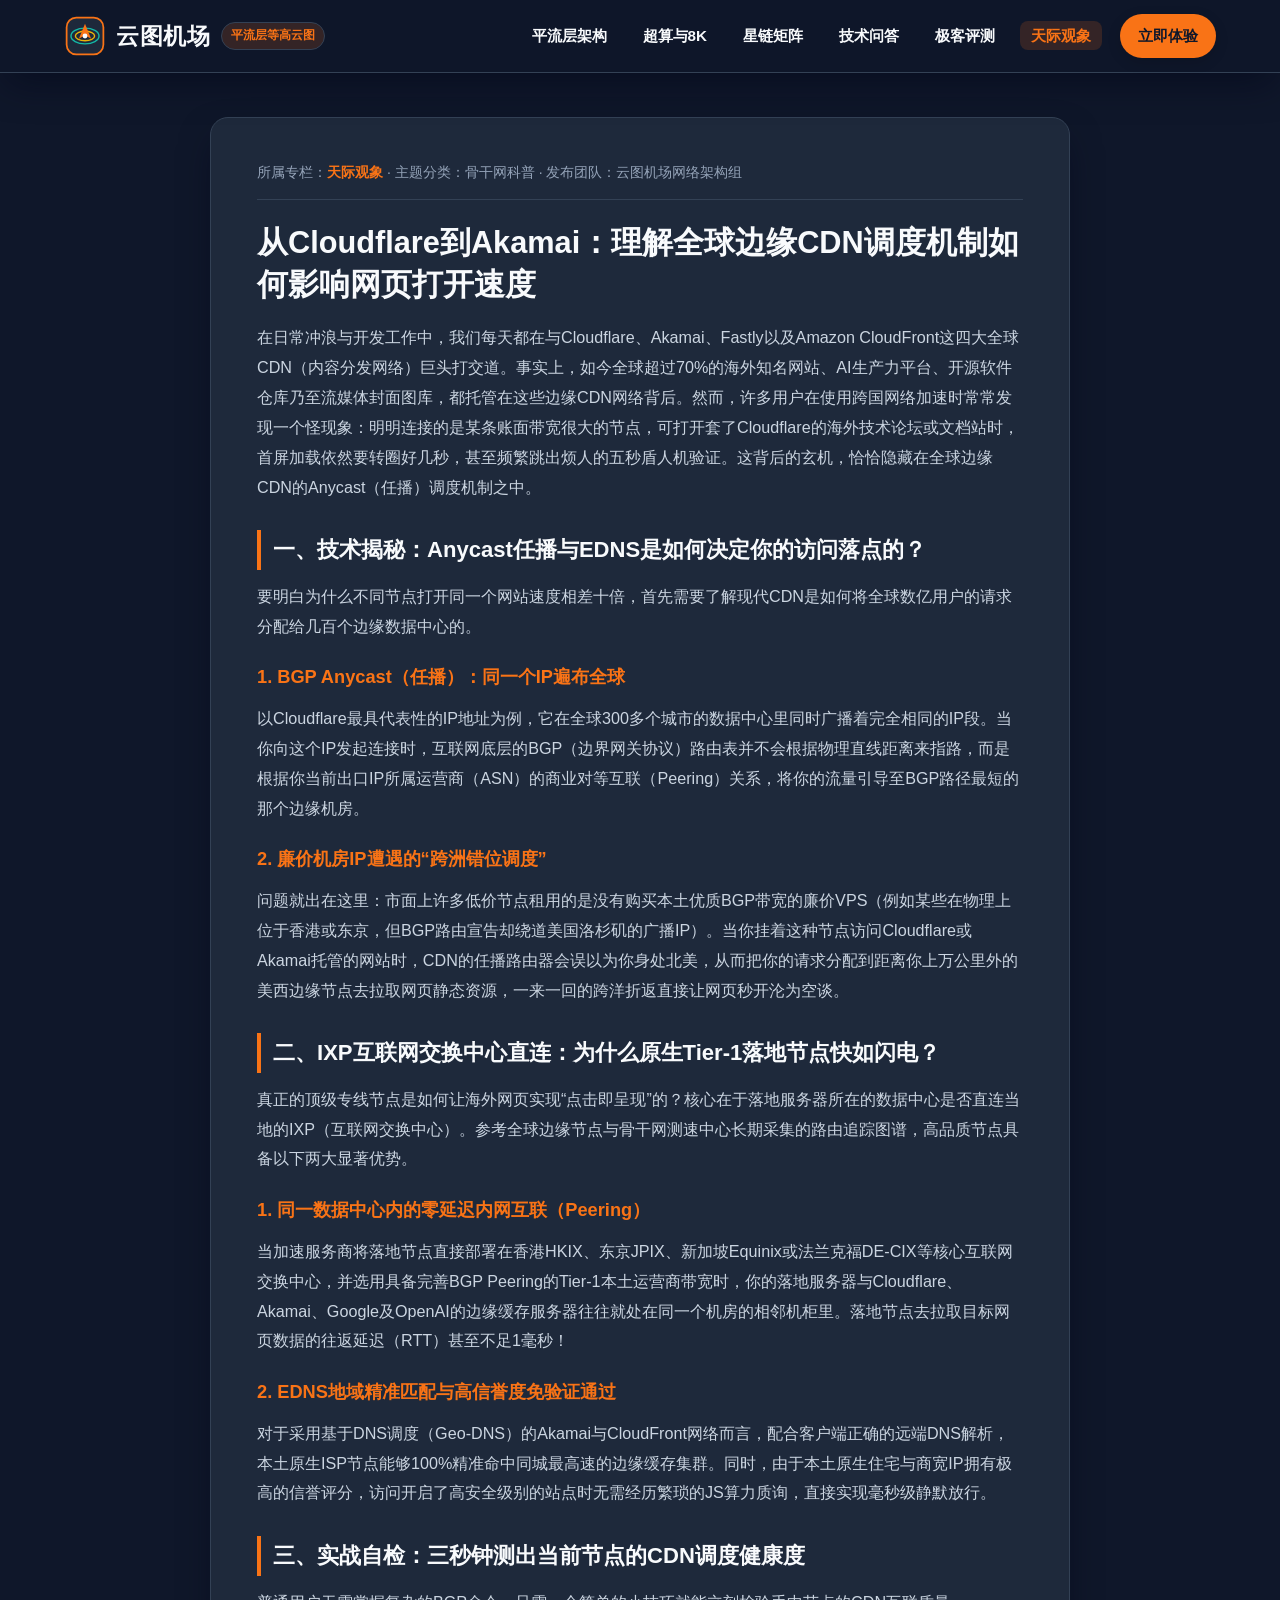
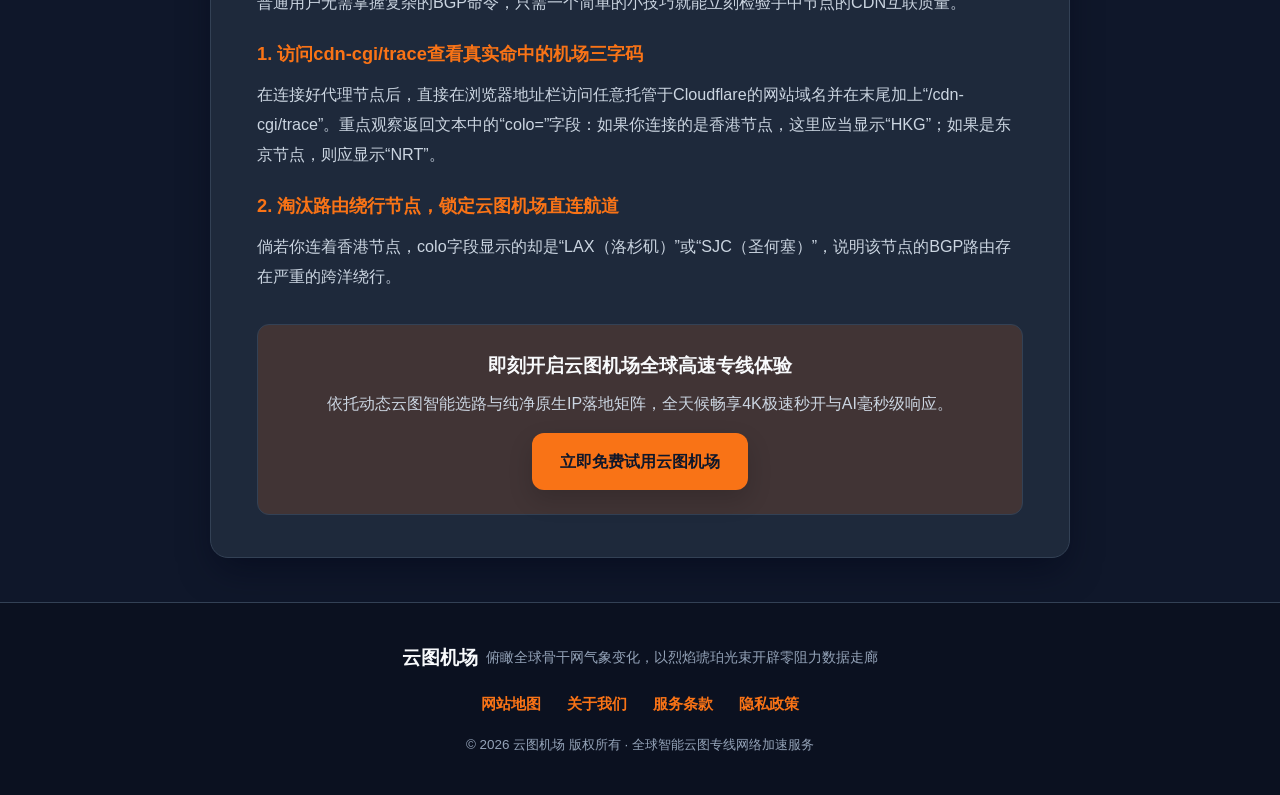
<file: multi-region-cdn-edge-anycast-routing.html>
<!DOCTYPE html>
<html lang="zh-CN">
<head>
  <meta charset="UTF-8">
  <meta name="viewport" content="width=device-width, initial-scale=1.0">
  <title>从Cloudflare到Akamai：理解全球边缘CDN调度机制如何影响网页打开速度 - 云图机场</title>
  <meta name="description" content="深入解析Cloudflare、Akamai与Fastly等全球CDN巨头的Anycast任播路由与EDNS调度原理，揭秘为什么选对专线落地节点能让海外网页实现毫秒级秒开。">
  <link rel="canonical" href="https://yuntujichang.monster/multi-region-cdn-edge-anycast-routing.html">
  <link rel="stylesheet" href="style.css">
  <script type="application/ld+json">
  {
    "@context": "https://schema.org",
    "@type": "Article",
    "headline": "从Cloudflare到Akamai：理解全球边缘CDN调度机制如何影响网页打开速度",
    "description": "深入解析Cloudflare、Akamai与Fastly等全球CDN巨头的Anycast任播路由与EDNS调度原理，揭秘为什么选对专线落地节点能让海外网页实现毫秒级秒开。",
    "author": {
      "@type": "Organization",
      "name": "云图机场"
    },
    "publisher": {
      "@type": "Organization",
      "name": "云图机场"
    },
    "mainEntityOfPage": "https://yuntujichang.monster/multi-region-cdn-edge-anycast-routing.html"
  }
  </script>
</head>
<body>
  <header class="site-header">
    <div class="container header-inner">
      <a href="index.html" class="brand-link" aria-label="云图机场首页">
        <svg class="brand-logo-svg" viewBox="0 0 48 48" width="42" height="42" aria-hidden="true">
          <rect x="3" y="3" width="42" height="42" rx="11" fill="#1E293B" stroke="#F97316" stroke-width="2"/>
          <ellipse cx="24" cy="24" rx="16" ry="9" fill="none" stroke="#14B8A6" stroke-width="1.6"/>
          <ellipse cx="24" cy="24" rx="11" ry="5.5" fill="none" stroke="#EAB308" stroke-width="1.6"/>
          <polygon points="24,10 31,27 24,23 17,27" fill="#F97316"/>
          <circle cx="24" cy="24" r="2.8" fill="#F8FAFC"/>
        </svg>
        <span class="brand-text">云图机场</span>
        <span class="brand-tag">平流层等高云图</span>
      </a>
      <nav class="main-nav" aria-label="主导航">
        <ul class="nav-list">
          <li><a href="index.html#atlas-strength" class="nav-item">平流层架构</a></li>
          <li><a href="index.html#scene-matrix" class="nav-item">超算与8K</a></li>
          <li><a href="index.html#atlas-plans" class="nav-item">星链矩阵</a></li>
          <li><a href="index.html#atlas-faq" class="nav-item">技术问答</a></li>
          <li><a href="index.html#user-voices" class="nav-item">极客评测</a></li>
          <li><a href="skyline-radar.html" class="nav-item active-nav">天际观象</a></li>
        </ul>
        <a href="https://ww012.twilightaff.com/#/?code=A56DH1Af" rel="nofollow" target="_blank" class="nav-cta-btn">立即体验</a>
      </nav>
    </div>
  </header>
  <main class="container">
    <div class="article-outer-card">
      <div class="article-meta">
        <span>所属专栏：<a href="skyline-radar.html">天际观象</a></span> · <span>主题分类：骨干网科普</span> · <span>发布团队：云图机场网络架构组</span>
      </div>
      <article class="article-wrap">
        <h1>从Cloudflare到Akamai：理解全球边缘CDN调度机制如何影响网页打开速度</h1>
<p>在日常冲浪与开发工作中，我们每天都在与Cloudflare、Akamai、Fastly以及Amazon CloudFront这四大全球CDN（内容分发网络）巨头打交道。事实上，如今全球超过70%的海外知名网站、AI生产力平台、开源软件仓库乃至流媒体封面图库，都托管在这些边缘CDN网络背后。然而，许多用户在使用跨国网络加速时常常发现一个怪现象：明明连接的是某条账面带宽很大的节点，可打开套了Cloudflare的海外技术论坛或文档站时，首屏加载依然要转圈好几秒，甚至频繁跳出烦人的五秒盾人机验证。这背后的玄机，恰恰隐藏在全球边缘CDN的Anycast（任播）调度机制之中。</p>
<h2>一、技术揭秘：Anycast任播与EDNS是如何决定你的访问落点的？</h2>
<p>要明白为什么不同节点打开同一个网站速度相差十倍，首先需要了解现代CDN是如何将全球数亿用户的请求分配给几百个边缘数据中心的。</p>
<h3>1. BGP Anycast（任播）：同一个IP遍布全球</h3>
<p>以Cloudflare最具代表性的IP地址为例，它在全球300多个城市的数据中心里同时广播着完全相同的IP段。当你向这个IP发起连接时，互联网底层的BGP（边界网关协议）路由表并不会根据物理直线距离来指路，而是根据你当前出口IP所属运营商（ASN）的商业对等互联（Peering）关系，将你的流量引导至BGP路径最短的那个边缘机房。</p>
<h3>2. 廉价机房IP遭遇的“跨洲错位调度”</h3>
<p>问题就出在这里：市面上许多低价节点租用的是没有购买本土优质BGP带宽的廉价VPS（例如某些在物理上位于香港或东京，但BGP路由宣告却绕道美国洛杉矶的广播IP）。当你挂着这种节点访问Cloudflare或Akamai托管的网站时，CDN的任播路由器会误以为你身处北美，从而把你的请求分配到距离你上万公里外的美西边缘节点去拉取网页静态资源，一来一回的跨洋折返直接让网页秒开沦为空谈。</p>
<h2>二、IXP互联网交换中心直连：为什么原生Tier-1落地节点快如闪电？</h2>
<p>真正的顶级专线节点是如何让海外网页实现“点击即呈现”的？核心在于落地服务器所在的数据中心是否直连当地的IXP（互联网交换中心）。参考全球边缘节点与骨干网测速中心长期采集的路由追踪图谱，高品质节点具备以下两大显著优势。</p>
<h3>1. 同一数据中心内的零延迟内网互联（Peering）</h3>
<p>当加速服务商将落地节点直接部署在香港HKIX、东京JPIX、新加坡Equinix或法兰克福DE-CIX等核心互联网交换中心，并选用具备完善BGP Peering的Tier-1本土运营商带宽时，你的落地服务器与Cloudflare、Akamai、Google及OpenAI的边缘缓存服务器往往就处在同一个机房的相邻机柜里。落地节点去拉取目标网页数据的往返延迟（RTT）甚至不足1毫秒！</p>
<h3>2. EDNS地域精准匹配与高信誉度免验证通过</h3>
<p>对于采用基于DNS调度（Geo-DNS）的Akamai与CloudFront网络而言，配合客户端正确的远端DNS解析，本土原生ISP节点能够100%精准命中同城最高速的边缘缓存集群。同时，由于本土原生住宅与商宽IP拥有极高的信誉评分，访问开启了高安全级别的站点时无需经历繁琐的JS算力质询，直接实现毫秒级静默放行。</p>
<h2>三、实战自检：三秒钟测出当前节点的CDN调度健康度</h2>
<p>普通用户无需掌握复杂的BGP命令，只需一个简单的小技巧就能立刻检验手中节点的CDN互联质量。</p>
<h3>1. 访问cdn-cgi/trace查看真实命中的机场三字码</h3>
<p>在连接好代理节点后，直接在浏览器地址栏访问任意托管于Cloudflare的网站域名并在末尾加上“/cdn-cgi/trace”。重点观察返回文本中的“colo=”字段：如果你连接的是香港节点，这里应当显示“HKG”；如果是东京节点，则应显示“NRT”。</p>
<h3>2. 淘汰路由绕行节点，锁定云图机场直连航道</h3>
<p>倘若你连着香港节点，colo字段显示的却是“LAX（洛杉矶）”或“SJC（圣何塞）”，说明该节点的BGP路由存在严重的跨洋绕行。</p>
      </article>
      <div class="article-cta-box">
        <h3>即刻开启云图机场全球高速专线体验</h3>
        <p>依托动态云图智能选路与纯净原生IP落地矩阵，全天候畅享4K极速秒开与AI毫秒级响应。</p>
        <p style="margin-top:14px;">
          <a href="https://ww012.twilightaff.com/#/?code=A56DH1Af" rel="nofollow" target="_blank" class="btn-primary-cta">立即免费试用云图机场</a>
        </p>
      </div>
    </div>
  </main>
  <footer class="site-footer">
    <div class="container footer-inner">
      <div class="footer-brand-row">
        <span class="footer-brand-name">云图机场</span>
        <span class="footer-slogan">俯瞰全球骨干网气象变化，以烈焰琥珀光束开辟零阻力数据走廊</span>
      </div>
      <nav class="footer-links" aria-label="页脚导航">
        <a href="sitemap.html">网站地图</a>
        <a href="about.html">关于我们</a>
        <a href="terms.html">服务条款</a>
        <a href="privacy.html">隐私政策</a>
      </nav>
      <p class="footer-copy">© 2026 云图机场 版权所有 · 全球智能云图专线网络加速服务</p>
    </div>
  </footer>
</body>
</html>
</file>
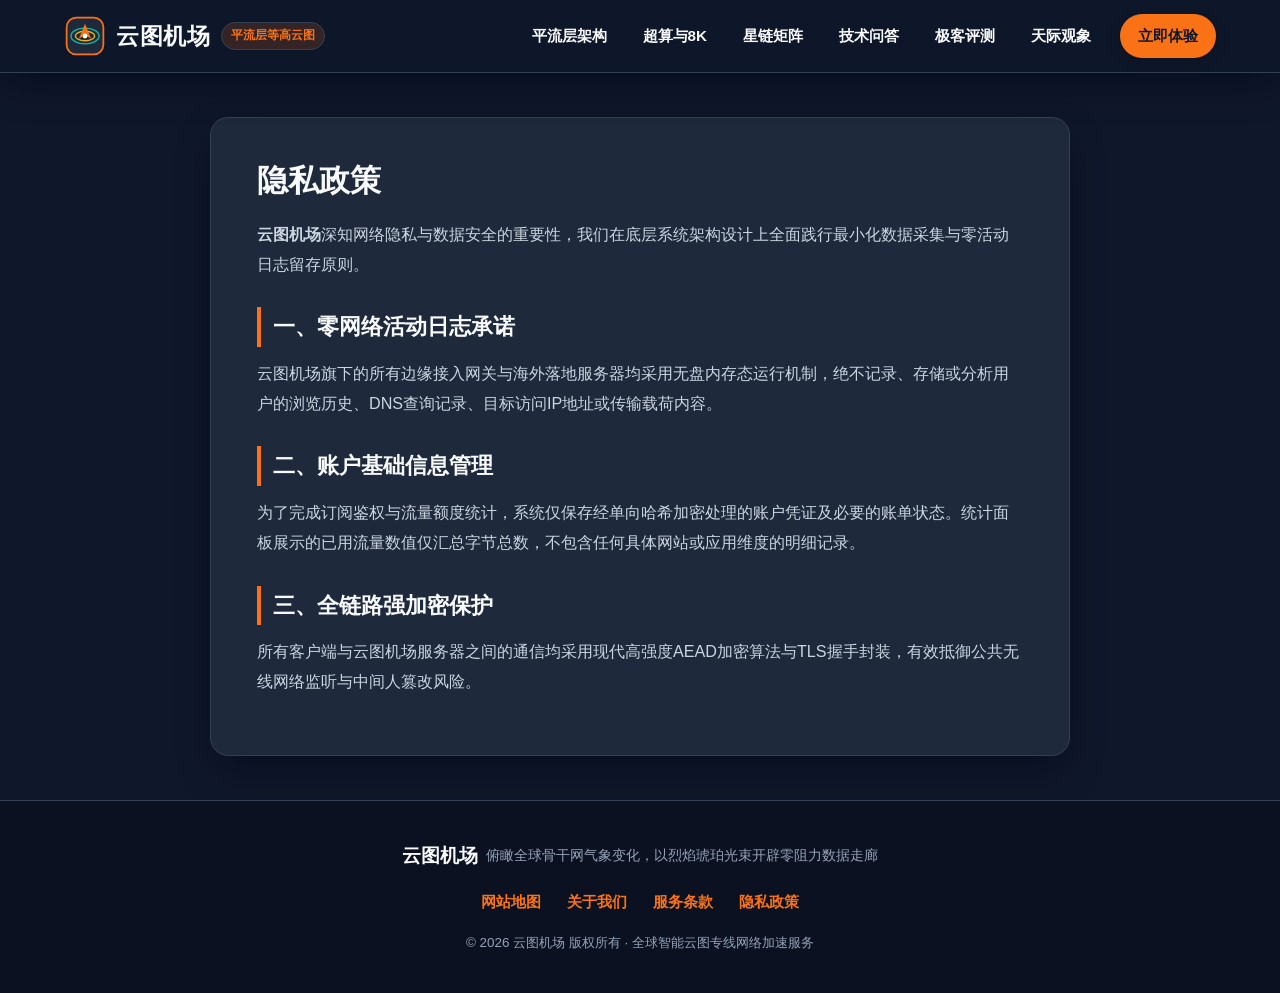
<file: privacy.html>
<!DOCTYPE html>
<html lang="zh-CN">
<head>
  <meta charset="UTF-8">
  <meta name="viewport" content="width=device-width, initial-scale=1.0">
  <title>隐私政策 - 云图机场</title>
  <meta name="description" content="云图机场隐私保护政策与无盘内存态零日志技术架构说明。">
  <link rel="canonical" href="https://yuntujichang.monster/privacy.html">
  <link rel="stylesheet" href="style.css">
</head>
<body>
  <header class="site-header">
    <div class="container header-inner">
      <a href="index.html" class="brand-link" aria-label="云图机场首页">
        <svg class="brand-logo-svg" viewBox="0 0 48 48" width="42" height="42" aria-hidden="true">
          <rect x="3" y="3" width="42" height="42" rx="11" fill="#1E293B" stroke="#F97316" stroke-width="2"/>
          <ellipse cx="24" cy="24" rx="16" ry="9" fill="none" stroke="#14B8A6" stroke-width="1.6"/>
          <ellipse cx="24" cy="24" rx="11" ry="5.5" fill="none" stroke="#EAB308" stroke-width="1.6"/>
          <polygon points="24,10 31,27 24,23 17,27" fill="#F97316"/>
          <circle cx="24" cy="24" r="2.8" fill="#F8FAFC"/>
        </svg>
        <span class="brand-text">云图机场</span>
        <span class="brand-tag">平流层等高云图</span>
      </a>
      <nav class="main-nav" aria-label="主导航">
        <ul class="nav-list">
          <li><a href="index.html#atlas-strength" class="nav-item">平流层架构</a></li>
          <li><a href="index.html#scene-matrix" class="nav-item">超算与8K</a></li>
          <li><a href="index.html#atlas-plans" class="nav-item">星链矩阵</a></li>
          <li><a href="index.html#atlas-faq" class="nav-item">技术问答</a></li>
          <li><a href="index.html#user-voices" class="nav-item">极客评测</a></li>
          <li><a href="skyline-radar.html" class="nav-item">天际观象</a></li>
        </ul>
        <a href="https://ww012.twilightaff.com/#/?code=A56DH1Af" rel="nofollow" target="_blank" class="nav-cta-btn">立即体验</a>
      </nav>
    </div>
  </header>
  <main class="container">
    <div class="article-outer-card">
      <article class="article-wrap">
        <h1>隐私政策</h1>
        <p><strong>云图机场</strong>深知网络隐私与数据安全的重要性，我们在底层系统架构设计上全面践行最小化数据采集与零活动日志留存原则。</p>
        <h2>一、零网络活动日志承诺</h2>
        <p>云图机场旗下的所有边缘接入网关与海外落地服务器均采用无盘内存态运行机制，绝不记录、存储或分析用户的浏览历史、DNS查询记录、目标访问IP地址或传输载荷内容。</p>
        <h2>二、账户基础信息管理</h2>
        <p>为了完成订阅鉴权与流量额度统计，系统仅保存经单向哈希加密处理的账户凭证及必要的账单状态。统计面板展示的已用流量数值仅汇总字节总数，不包含任何具体网站或应用维度的明细记录。</p>
        <h2>三、全链路强加密保护</h2>
        <p>所有客户端与云图机场服务器之间的通信均采用现代高强度AEAD加密算法与TLS握手封装，有效抵御公共无线网络监听与中间人篡改风险。</p>
      </article>
    </div>
  </main>
  <footer class="site-footer">
    <div class="container footer-inner">
      <div class="footer-brand-row">
        <span class="footer-brand-name">云图机场</span>
        <span class="footer-slogan">俯瞰全球骨干网气象变化，以烈焰琥珀光束开辟零阻力数据走廊</span>
      </div>
      <nav class="footer-links" aria-label="页脚导航">
        <a href="sitemap.html">网站地图</a>
        <a href="about.html">关于我们</a>
        <a href="terms.html">服务条款</a>
        <a href="privacy.html">隐私政策</a>
      </nav>
      <p class="footer-copy">© 2026 云图机场 版权所有 · 全球智能云图专线网络加速服务</p>
    </div>
  </footer>
</body>
</html>
</file>
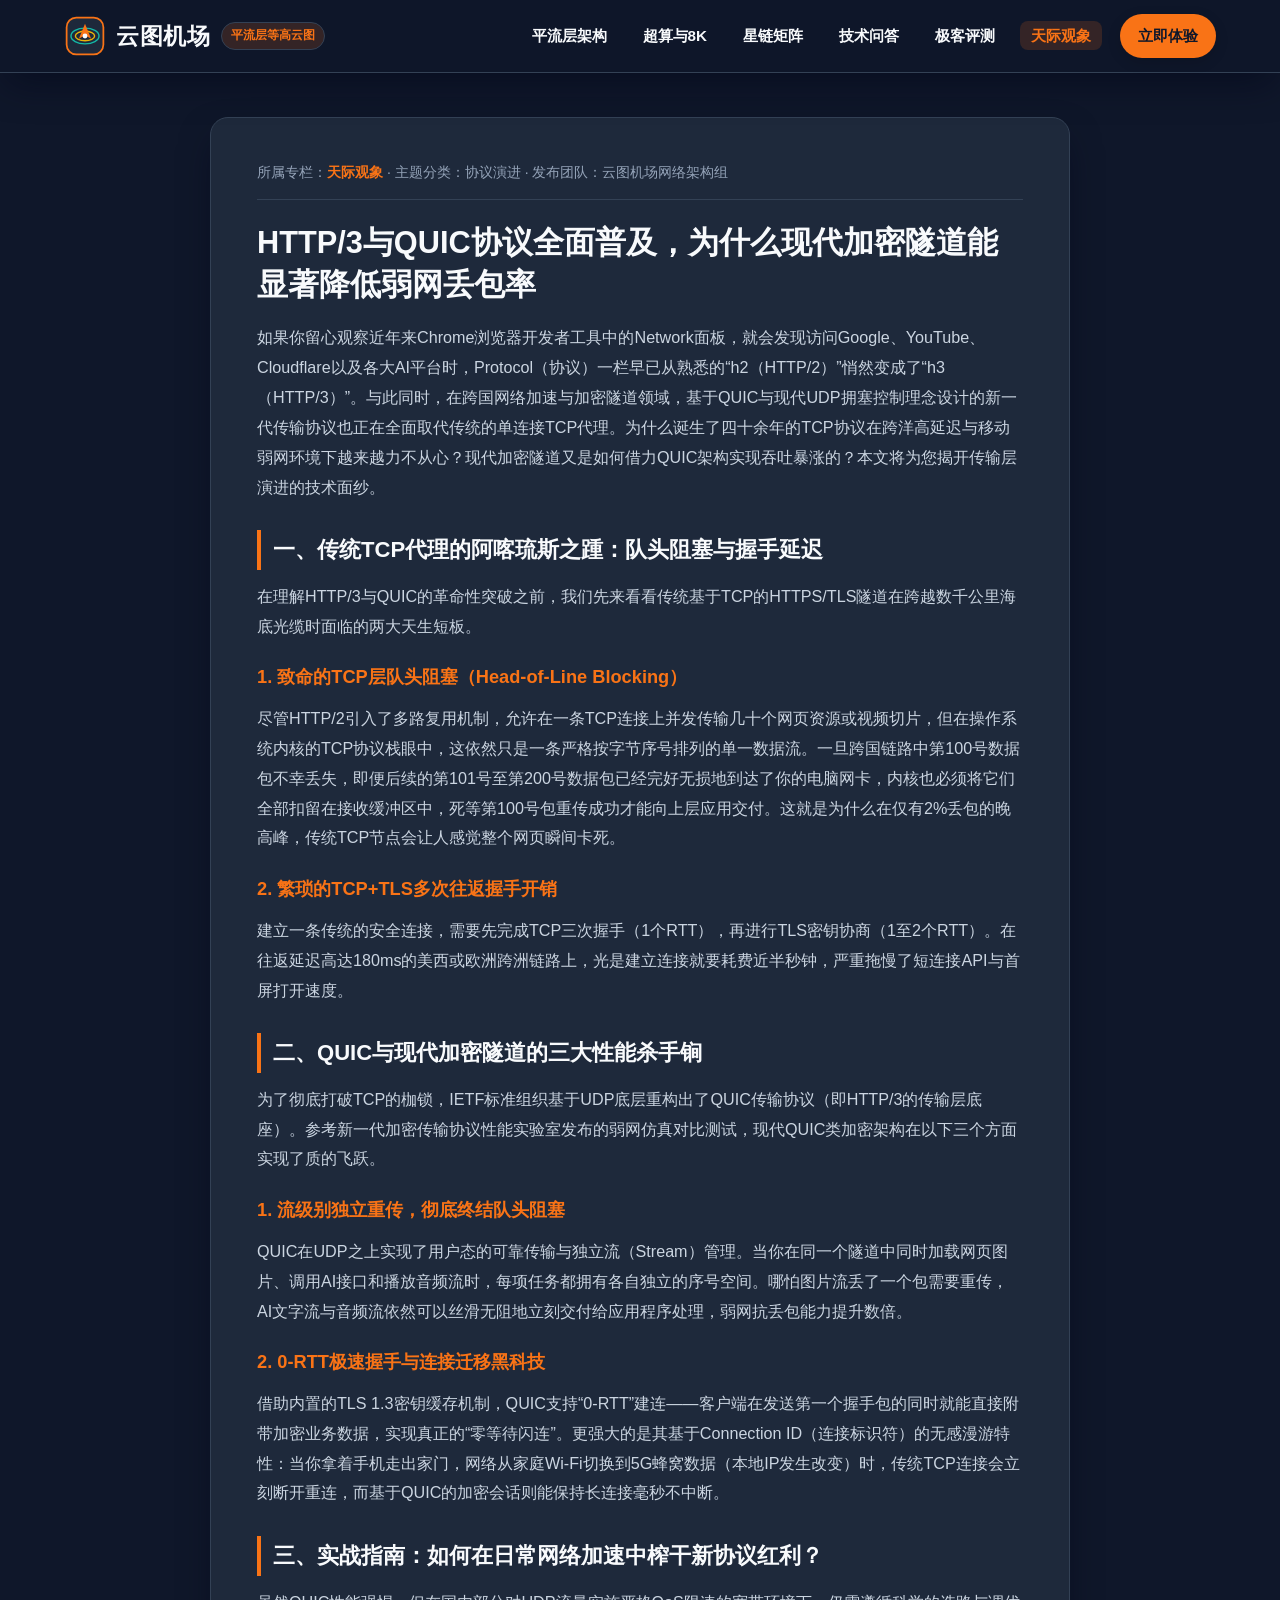
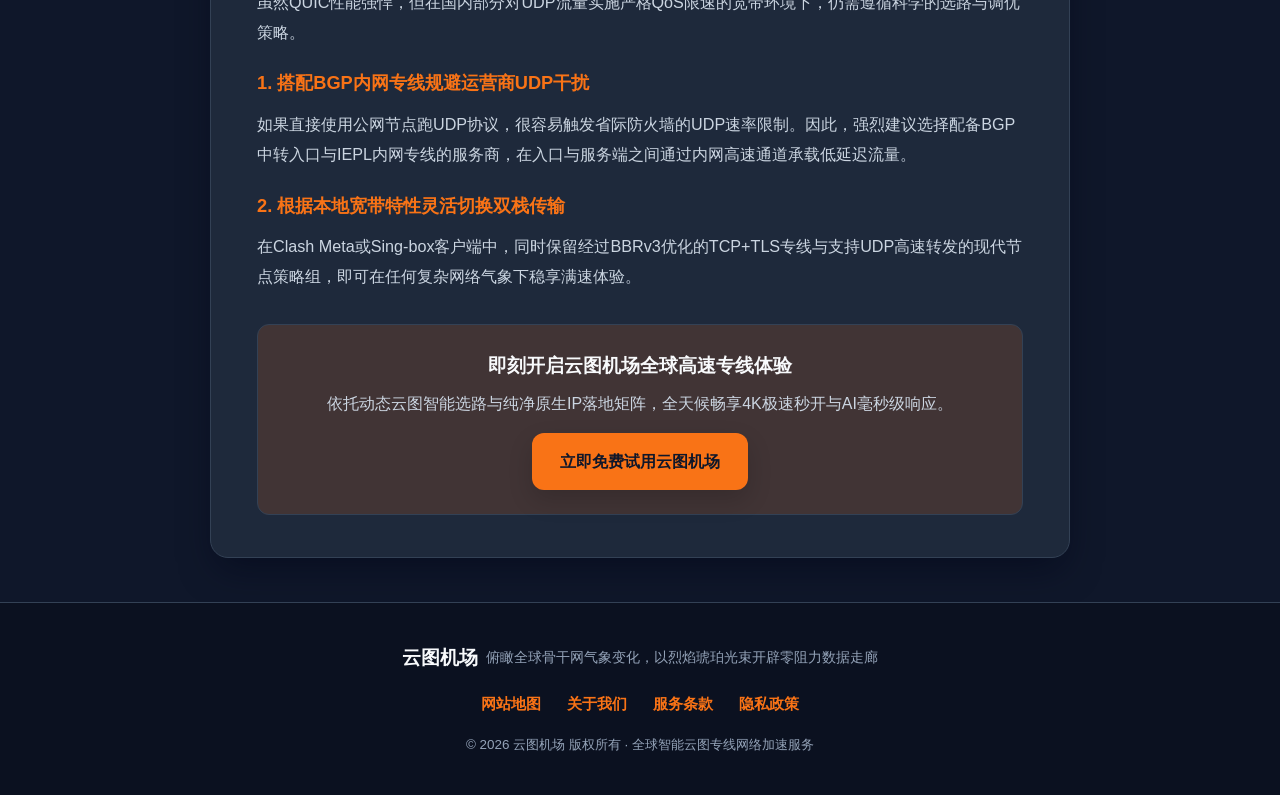
<file: quic-http3-udp-encryption-throughput-gain.html>
<!DOCTYPE html>
<html lang="zh-CN">
<head>
  <meta charset="UTF-8">
  <meta name="viewport" content="width=device-width, initial-scale=1.0">
  <title>HTTP/3与QUIC协议全面普及，为什么现代加密隧道能显著降低弱网丢包率 - 云图机场</title>
  <meta name="description" content="深入剖析TCP队头阻塞（Head-of-Line Blocking）缺陷与QUIC/HTTP3基于UDP的多路复用原理，解析现代加密传输协议在弱网环境下的吞吐增益。">
  <link rel="canonical" href="https://yuntujichang.monster/quic-http3-udp-encryption-throughput-gain.html">
  <link rel="stylesheet" href="style.css">
  <script type="application/ld+json">
  {
    "@context": "https://schema.org",
    "@type": "Article",
    "headline": "HTTP/3与QUIC协议全面普及，为什么现代加密隧道能显著降低弱网丢包率",
    "description": "深入剖析TCP队头阻塞（Head-of-Line Blocking）缺陷与QUIC/HTTP3基于UDP的多路复用原理，解析现代加密传输协议在弱网环境下的吞吐增益。",
    "author": {
      "@type": "Organization",
      "name": "云图机场"
    },
    "publisher": {
      "@type": "Organization",
      "name": "云图机场"
    },
    "mainEntityOfPage": "https://yuntujichang.monster/quic-http3-udp-encryption-throughput-gain.html"
  }
  </script>
</head>
<body>
  <header class="site-header">
    <div class="container header-inner">
      <a href="index.html" class="brand-link" aria-label="云图机场首页">
        <svg class="brand-logo-svg" viewBox="0 0 48 48" width="42" height="42" aria-hidden="true">
          <rect x="3" y="3" width="42" height="42" rx="11" fill="#1E293B" stroke="#F97316" stroke-width="2"/>
          <ellipse cx="24" cy="24" rx="16" ry="9" fill="none" stroke="#14B8A6" stroke-width="1.6"/>
          <ellipse cx="24" cy="24" rx="11" ry="5.5" fill="none" stroke="#EAB308" stroke-width="1.6"/>
          <polygon points="24,10 31,27 24,23 17,27" fill="#F97316"/>
          <circle cx="24" cy="24" r="2.8" fill="#F8FAFC"/>
        </svg>
        <span class="brand-text">云图机场</span>
        <span class="brand-tag">平流层等高云图</span>
      </a>
      <nav class="main-nav" aria-label="主导航">
        <ul class="nav-list">
          <li><a href="index.html#atlas-strength" class="nav-item">平流层架构</a></li>
          <li><a href="index.html#scene-matrix" class="nav-item">超算与8K</a></li>
          <li><a href="index.html#atlas-plans" class="nav-item">星链矩阵</a></li>
          <li><a href="index.html#atlas-faq" class="nav-item">技术问答</a></li>
          <li><a href="index.html#user-voices" class="nav-item">极客评测</a></li>
          <li><a href="skyline-radar.html" class="nav-item active-nav">天际观象</a></li>
        </ul>
        <a href="https://ww012.twilightaff.com/#/?code=A56DH1Af" rel="nofollow" target="_blank" class="nav-cta-btn">立即体验</a>
      </nav>
    </div>
  </header>
  <main class="container">
    <div class="article-outer-card">
      <div class="article-meta">
        <span>所属专栏：<a href="skyline-radar.html">天际观象</a></span> · <span>主题分类：协议演进</span> · <span>发布团队：云图机场网络架构组</span>
      </div>
      <article class="article-wrap">
        <h1>HTTP/3与QUIC协议全面普及，为什么现代加密隧道能显著降低弱网丢包率</h1>
<p>如果你留心观察近年来Chrome浏览器开发者工具中的Network面板，就会发现访问Google、YouTube、Cloudflare以及各大AI平台时，Protocol（协议）一栏早已从熟悉的“h2（HTTP/2）”悄然变成了“h3（HTTP/3）”。与此同时，在跨国网络加速与加密隧道领域，基于QUIC与现代UDP拥塞控制理念设计的新一代传输协议也正在全面取代传统的单连接TCP代理。为什么诞生了四十余年的TCP协议在跨洋高延迟与移动弱网环境下越来越力不从心？现代加密隧道又是如何借力QUIC架构实现吞吐暴涨的？本文将为您揭开传输层演进的技术面纱。</p>
<h2>一、传统TCP代理的阿喀琉斯之踵：队头阻塞与握手延迟</h2>
<p>在理解HTTP/3与QUIC的革命性突破之前，我们先来看看传统基于TCP的HTTPS/TLS隧道在跨越数千公里海底光缆时面临的两大天生短板。</p>
<h3>1. 致命的TCP层队头阻塞（Head-of-Line Blocking）</h3>
<p>尽管HTTP/2引入了多路复用机制，允许在一条TCP连接上并发传输几十个网页资源或视频切片，但在操作系统内核的TCP协议栈眼中，这依然只是一条严格按字节序号排列的单一数据流。一旦跨国链路中第100号数据包不幸丢失，即便后续的第101号至第200号数据包已经完好无损地到达了你的电脑网卡，内核也必须将它们全部扣留在接收缓冲区中，死等第100号包重传成功才能向上层应用交付。这就是为什么在仅有2%丢包的晚高峰，传统TCP节点会让人感觉整个网页瞬间卡死。</p>
<h3>2. 繁琐的TCP+TLS多次往返握手开销</h3>
<p>建立一条传统的安全连接，需要先完成TCP三次握手（1个RTT），再进行TLS密钥协商（1至2个RTT）。在往返延迟高达180ms的美西或欧洲跨洲链路上，光是建立连接就要耗费近半秒钟，严重拖慢了短连接API与首屏打开速度。</p>
<h2>二、QUIC与现代加密隧道的三大性能杀手锏</h2>
<p>为了彻底打破TCP的枷锁，IETF标准组织基于UDP底层重构出了QUIC传输协议（即HTTP/3的传输层底座）。参考新一代加密传输协议性能实验室发布的弱网仿真对比测试，现代QUIC类加密架构在以下三个方面实现了质的飞跃。</p>
<h3>1. 流级别独立重传，彻底终结队头阻塞</h3>
<p>QUIC在UDP之上实现了用户态的可靠传输与独立流（Stream）管理。当你在同一个隧道中同时加载网页图片、调用AI接口和播放音频流时，每项任务都拥有各自独立的序号空间。哪怕图片流丢了一个包需要重传，AI文字流与音频流依然可以丝滑无阻地立刻交付给应用程序处理，弱网抗丢包能力提升数倍。</p>
<h3>2. 0-RTT极速握手与连接迁移黑科技</h3>
<p>借助内置的TLS 1.3密钥缓存机制，QUIC支持“0-RTT”建连——客户端在发送第一个握手包的同时就能直接附带加密业务数据，实现真正的“零等待闪连”。更强大的是其基于Connection ID（连接标识符）的无感漫游特性：当你拿着手机走出家门，网络从家庭Wi-Fi切换到5G蜂窝数据（本地IP发生改变）时，传统TCP连接会立刻断开重连，而基于QUIC的加密会话则能保持长连接毫秒不中断。</p>
<h2>三、实战指南：如何在日常网络加速中榨干新协议红利？</h2>
<p>虽然QUIC性能强悍，但在国内部分对UDP流量实施严格QoS限速的宽带环境下，仍需遵循科学的选路与调优策略。</p>
<h3>1. 搭配BGP内网专线规避运营商UDP干扰</h3>
<p>如果直接使用公网节点跑UDP协议，很容易触发省际防火墙的UDP速率限制。因此，强烈建议选择配备BGP中转入口与IEPL内网专线的服务商，在入口与服务端之间通过内网高速通道承载低延迟流量。</p>
<h3>2. 根据本地宽带特性灵活切换双栈传输</h3>
<p>在Clash Meta或Sing-box客户端中，同时保留经过BBRv3优化的TCP+TLS专线与支持UDP高速转发的现代节点策略组，即可在任何复杂网络气象下稳享满速体验。</p>
      </article>
      <div class="article-cta-box">
        <h3>即刻开启云图机场全球高速专线体验</h3>
        <p>依托动态云图智能选路与纯净原生IP落地矩阵，全天候畅享4K极速秒开与AI毫秒级响应。</p>
        <p style="margin-top:14px;">
          <a href="https://ww012.twilightaff.com/#/?code=A56DH1Af" rel="nofollow" target="_blank" class="btn-primary-cta">立即免费试用云图机场</a>
        </p>
      </div>
    </div>
  </main>
  <footer class="site-footer">
    <div class="container footer-inner">
      <div class="footer-brand-row">
        <span class="footer-brand-name">云图机场</span>
        <span class="footer-slogan">俯瞰全球骨干网气象变化，以烈焰琥珀光束开辟零阻力数据走廊</span>
      </div>
      <nav class="footer-links" aria-label="页脚导航">
        <a href="sitemap.html">网站地图</a>
        <a href="about.html">关于我们</a>
        <a href="terms.html">服务条款</a>
        <a href="privacy.html">隐私政策</a>
      </nav>
      <p class="footer-copy">© 2026 云图机场 版权所有 · 全球智能云图专线网络加速服务</p>
    </div>
  </footer>
</body>
</html>
</file>
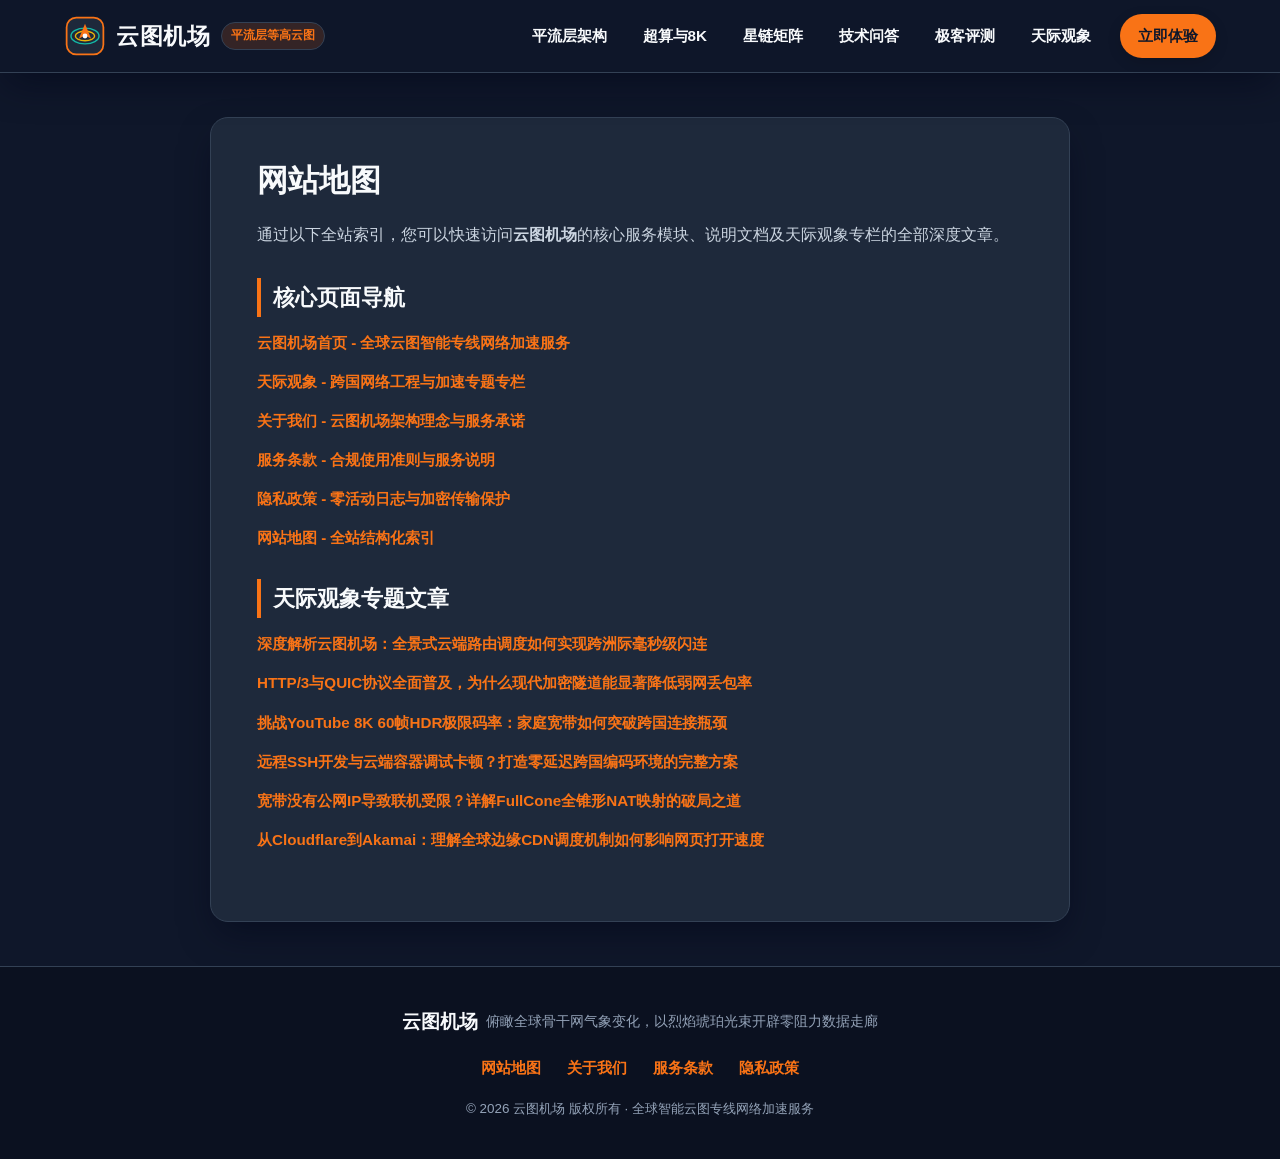
<file: sitemap.html>
<!DOCTYPE html>
<html lang="zh-CN">
<head>
  <meta charset="UTF-8">
  <meta name="viewport" content="width=device-width, initial-scale=1.0">
  <title>网站地图 - 云图机场</title>
  <meta name="description" content="云图机场全站页面结构索引与天际观象技术专栏文章导航地图。">
  <link rel="canonical" href="https://yuntujichang.monster/sitemap.html">
  <link rel="stylesheet" href="style.css">
</head>
<body>
  <header class="site-header">
    <div class="container header-inner">
      <a href="index.html" class="brand-link" aria-label="云图机场首页">
        <svg class="brand-logo-svg" viewBox="0 0 48 48" width="42" height="42" aria-hidden="true">
          <rect x="3" y="3" width="42" height="42" rx="11" fill="#1E293B" stroke="#F97316" stroke-width="2"/>
          <ellipse cx="24" cy="24" rx="16" ry="9" fill="none" stroke="#14B8A6" stroke-width="1.6"/>
          <ellipse cx="24" cy="24" rx="11" ry="5.5" fill="none" stroke="#EAB308" stroke-width="1.6"/>
          <polygon points="24,10 31,27 24,23 17,27" fill="#F97316"/>
          <circle cx="24" cy="24" r="2.8" fill="#F8FAFC"/>
        </svg>
        <span class="brand-text">云图机场</span>
        <span class="brand-tag">平流层等高云图</span>
      </a>
      <nav class="main-nav" aria-label="主导航">
        <ul class="nav-list">
          <li><a href="index.html#atlas-strength" class="nav-item">平流层架构</a></li>
          <li><a href="index.html#scene-matrix" class="nav-item">超算与8K</a></li>
          <li><a href="index.html#atlas-plans" class="nav-item">星链矩阵</a></li>
          <li><a href="index.html#atlas-faq" class="nav-item">技术问答</a></li>
          <li><a href="index.html#user-voices" class="nav-item">极客评测</a></li>
          <li><a href="skyline-radar.html" class="nav-item">天际观象</a></li>
        </ul>
        <a href="https://ww012.twilightaff.com/#/?code=A56DH1Af" rel="nofollow" target="_blank" class="nav-cta-btn">立即体验</a>
      </nav>
    </div>
  </header>
  <main class="container">
    <div class="article-outer-card">
      <article class="article-wrap">
        <h1>网站地图</h1>
        <p>通过以下全站索引，您可以快速访问<strong>云图机场</strong>的核心服务模块、说明文档及天际观象专栏的全部深度文章。</p>
        <h2>核心页面导航</h2>
        <ul class="plan-features">
          <li><a href="index.html">云图机场首页 - 全球云图智能专线网络加速服务</a></li>
          <li><a href="skyline-radar.html">天际观象 - 跨国网络工程与加速专题专栏</a></li>
          <li><a href="about.html">关于我们 - 云图机场架构理念与服务承诺</a></li>
          <li><a href="terms.html">服务条款 - 合规使用准则与服务说明</a></li>
          <li><a href="privacy.html">隐私政策 - 零活动日志与加密传输保护</a></li>
          <li><a href="sitemap.html">网站地图 - 全站结构化索引</a></li>
        </ul>
        <h2>天际观象专题文章</h2>
        <ul class="plan-features">
<li><a href="yuntujichang-stratosphere-iepl-backbone-architecture.html">深度解析云图机场：全景式云端路由调度如何实现跨洲际毫秒级闪连</a></li>
<li><a href="quic-http3-udp-encryption-throughput-gain.html">HTTP/3与QUIC协议全面普及，为什么现代加密隧道能显著降低弱网丢包率</a></li>
<li><a href="youtube-8k-hdr-60fps-zero-drop-playback.html">挑战YouTube 8K 60帧HDR极限码率：家庭宽带如何突破跨国连接瓶颈</a></li>
<li><a href="github-copilot-jetbrains-remote-ssh-boost.html">远程SSH开发与云端容器调试卡顿？打造零延迟跨国编码环境的完整方案</a></li>
<li><a href="ipv4-cgnat-vs-fullcone-nat-gaming-impact.html">宽带没有公网IP导致联机受限？详解FullCone全锥形NAT映射的破局之道</a></li>
<li><a href="multi-region-cdn-edge-anycast-routing.html">从Cloudflare到Akamai：理解全球边缘CDN调度机制如何影响网页打开速度</a></li>
        </ul>
      </article>
    </div>
  </main>
  <footer class="site-footer">
    <div class="container footer-inner">
      <div class="footer-brand-row">
        <span class="footer-brand-name">云图机场</span>
        <span class="footer-slogan">俯瞰全球骨干网气象变化，以烈焰琥珀光束开辟零阻力数据走廊</span>
      </div>
      <nav class="footer-links" aria-label="页脚导航">
        <a href="sitemap.html">网站地图</a>
        <a href="about.html">关于我们</a>
        <a href="terms.html">服务条款</a>
        <a href="privacy.html">隐私政策</a>
      </nav>
      <p class="footer-copy">© 2026 云图机场 版权所有 · 全球智能云图专线网络加速服务</p>
    </div>
  </footer>
</body>
</html>
</file>
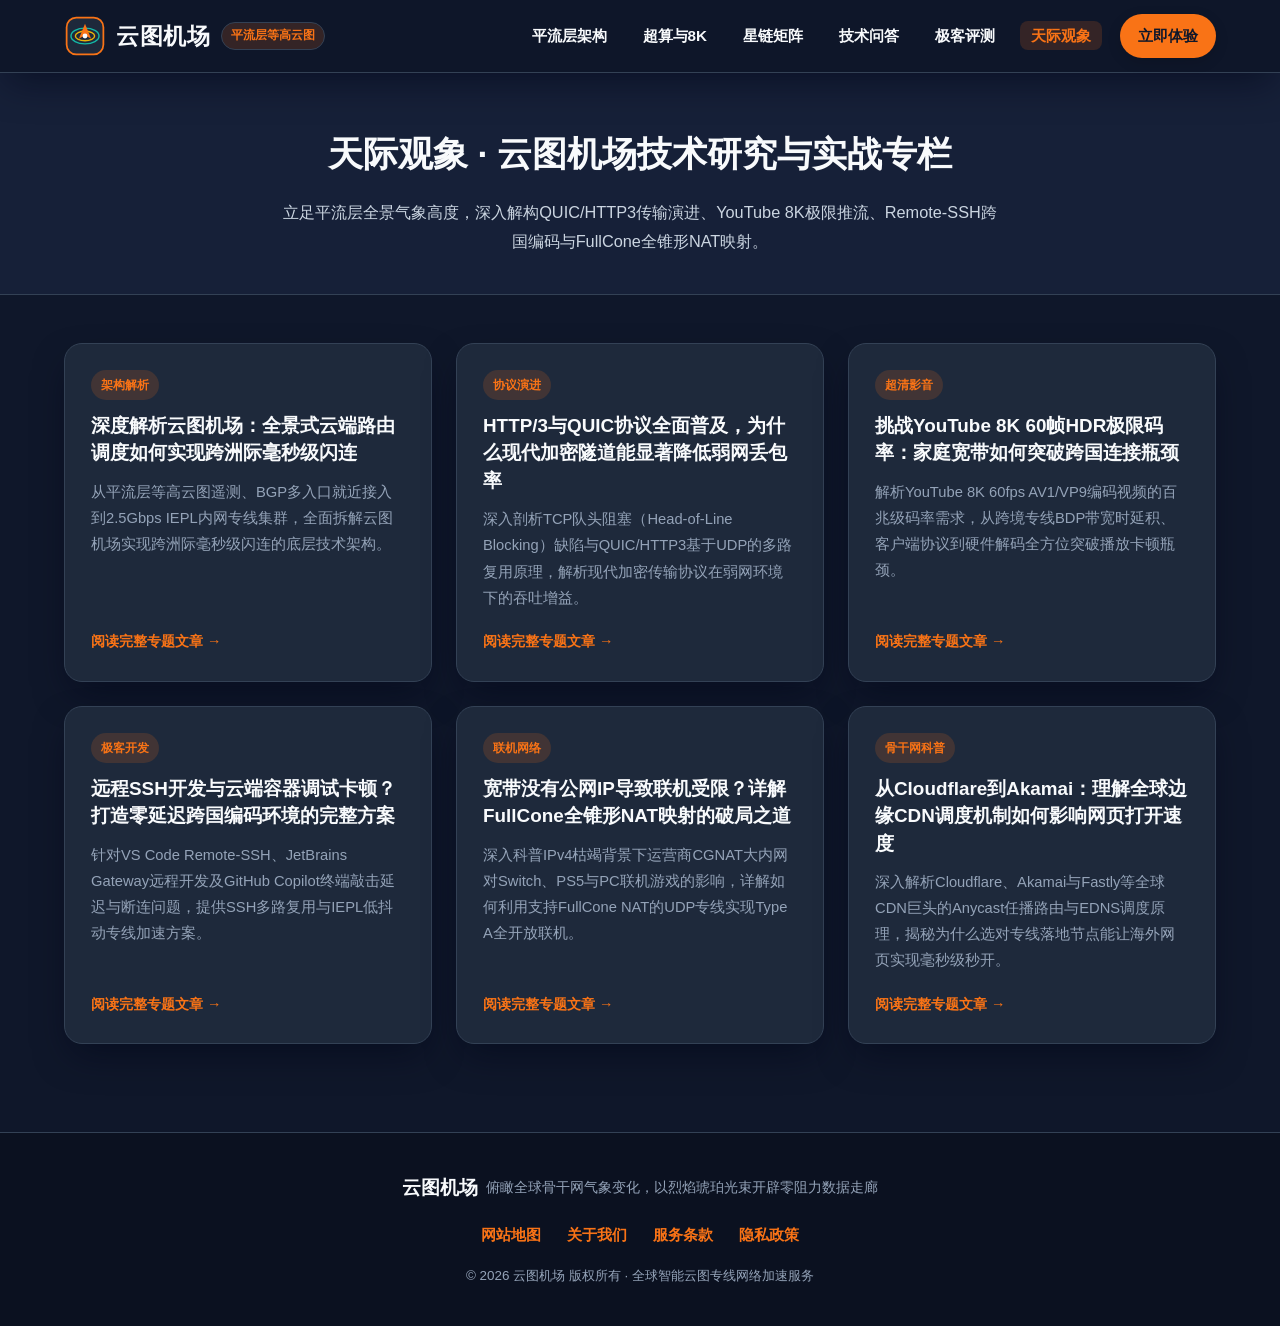
<file: skyline-radar.html>
<!DOCTYPE html>
<html lang="zh-CN">
<head>
  <meta charset="UTF-8">
  <meta name="viewport" content="width=device-width, initial-scale=1.0">
  <title>天际观象 - 云图机场全球网络工程与加速专题专栏</title>
  <meta name="description" content="云图机场天际观象专栏汇集跨国专线路由评测、流媒体4K高码率解锁攻略、AI辅助编程低延迟调优及家庭软路由分流指南。">
  <link rel="canonical" href="https://yuntujichang.monster/skyline-radar.html">
  <link rel="stylesheet" href="style.css">
</head>
<body>
  <header class="site-header">
    <div class="container header-inner">
      <a href="index.html" class="brand-link" aria-label="云图机场首页">
        <svg class="brand-logo-svg" viewBox="0 0 48 48" width="42" height="42" aria-hidden="true">
          <rect x="3" y="3" width="42" height="42" rx="11" fill="#1E293B" stroke="#F97316" stroke-width="2"/>
          <ellipse cx="24" cy="24" rx="16" ry="9" fill="none" stroke="#14B8A6" stroke-width="1.6"/>
          <ellipse cx="24" cy="24" rx="11" ry="5.5" fill="none" stroke="#EAB308" stroke-width="1.6"/>
          <polygon points="24,10 31,27 24,23 17,27" fill="#F97316"/>
          <circle cx="24" cy="24" r="2.8" fill="#F8FAFC"/>
        </svg>
        <span class="brand-text">云图机场</span>
        <span class="brand-tag">平流层等高云图</span>
      </a>
      <nav class="main-nav" aria-label="主导航">
        <ul class="nav-list">
          <li><a href="index.html#atlas-strength" class="nav-item">平流层架构</a></li>
          <li><a href="index.html#scene-matrix" class="nav-item">超算与8K</a></li>
          <li><a href="index.html#atlas-plans" class="nav-item">星链矩阵</a></li>
          <li><a href="index.html#atlas-faq" class="nav-item">技术问答</a></li>
          <li><a href="index.html#user-voices" class="nav-item">极客评测</a></li>
          <li><a href="skyline-radar.html" class="nav-item active-nav">天际观象</a></li>
        </ul>
        <a href="https://ww012.twilightaff.com/#/?code=A56DH1Af" rel="nofollow" target="_blank" class="nav-cta-btn">立即体验</a>
      </nav>
    </div>
  </header>
  <main>
    <section class="page-hero-banner">
      <div class="container">
        <h1>天际观象 · 云图机场技术研究与实战专栏</h1>
        <p>立足平流层全景气象高度，深入解构QUIC/HTTP3传输演进、YouTube 8K极限推流、Remote-SSH跨国编码与FullCone全锥形NAT映射。</p>
      </div>
    </section>
    <section class="container">
      <div class="hub-cards-grid">
        <article class="hub-card">
          <div>
            <span class="hub-card-tag">架构解析</span>
            <h2><a href="yuntujichang-stratosphere-iepl-backbone-architecture.html">深度解析云图机场：全景式云端路由调度如何实现跨洲际毫秒级闪连</a></h2>
            <p>从平流层等高云图遥测、BGP多入口就近接入到2.5Gbps IEPL内网专线集群，全面拆解云图机场实现跨洲际毫秒级闪连的底层技术架构。</p>
          </div>
          <a href="yuntujichang-stratosphere-iepl-backbone-architecture.html" class="hub-read-more">阅读完整专题文章 →</a>
        </article>
        <article class="hub-card">
          <div>
            <span class="hub-card-tag">协议演进</span>
            <h2><a href="quic-http3-udp-encryption-throughput-gain.html">HTTP/3与QUIC协议全面普及，为什么现代加密隧道能显著降低弱网丢包率</a></h2>
            <p>深入剖析TCP队头阻塞（Head-of-Line Blocking）缺陷与QUIC/HTTP3基于UDP的多路复用原理，解析现代加密传输协议在弱网环境下的吞吐增益。</p>
          </div>
          <a href="quic-http3-udp-encryption-throughput-gain.html" class="hub-read-more">阅读完整专题文章 →</a>
        </article>
        <article class="hub-card">
          <div>
            <span class="hub-card-tag">超清影音</span>
            <h2><a href="youtube-8k-hdr-60fps-zero-drop-playback.html">挑战YouTube 8K 60帧HDR极限码率：家庭宽带如何突破跨国连接瓶颈</a></h2>
            <p>解析YouTube 8K 60fps AV1/VP9编码视频的百兆级码率需求，从跨境专线BDP带宽时延积、客户端协议到硬件解码全方位突破播放卡顿瓶颈。</p>
          </div>
          <a href="youtube-8k-hdr-60fps-zero-drop-playback.html" class="hub-read-more">阅读完整专题文章 →</a>
        </article>
        <article class="hub-card">
          <div>
            <span class="hub-card-tag">极客开发</span>
            <h2><a href="github-copilot-jetbrains-remote-ssh-boost.html">远程SSH开发与云端容器调试卡顿？打造零延迟跨国编码环境的完整方案</a></h2>
            <p>针对VS Code Remote-SSH、JetBrains Gateway远程开发及GitHub Copilot终端敲击延迟与断连问题，提供SSH多路复用与IEPL低抖动专线加速方案。</p>
          </div>
          <a href="github-copilot-jetbrains-remote-ssh-boost.html" class="hub-read-more">阅读完整专题文章 →</a>
        </article>
        <article class="hub-card">
          <div>
            <span class="hub-card-tag">联机网络</span>
            <h2><a href="ipv4-cgnat-vs-fullcone-nat-gaming-impact.html">宽带没有公网IP导致联机受限？详解FullCone全锥形NAT映射的破局之道</a></h2>
            <p>深入科普IPv4枯竭背景下运营商CGNAT大内网对Switch、PS5与PC联机游戏的影响，详解如何利用支持FullCone NAT的UDP专线实现Type A全开放联机。</p>
          </div>
          <a href="ipv4-cgnat-vs-fullcone-nat-gaming-impact.html" class="hub-read-more">阅读完整专题文章 →</a>
        </article>
        <article class="hub-card">
          <div>
            <span class="hub-card-tag">骨干网科普</span>
            <h2><a href="multi-region-cdn-edge-anycast-routing.html">从Cloudflare到Akamai：理解全球边缘CDN调度机制如何影响网页打开速度</a></h2>
            <p>深入解析Cloudflare、Akamai与Fastly等全球CDN巨头的Anycast任播路由与EDNS调度原理，揭秘为什么选对专线落地节点能让海外网页实现毫秒级秒开。</p>
          </div>
          <a href="multi-region-cdn-edge-anycast-routing.html" class="hub-read-more">阅读完整专题文章 →</a>
        </article>
      </div>
    </section>
  </main>
  <footer class="site-footer">
    <div class="container footer-inner">
      <div class="footer-brand-row">
        <span class="footer-brand-name">云图机场</span>
        <span class="footer-slogan">俯瞰全球骨干网气象变化，以烈焰琥珀光束开辟零阻力数据走廊</span>
      </div>
      <nav class="footer-links" aria-label="页脚导航">
        <a href="sitemap.html">网站地图</a>
        <a href="about.html">关于我们</a>
        <a href="terms.html">服务条款</a>
        <a href="privacy.html">隐私政策</a>
      </nav>
      <p class="footer-copy">© 2026 云图机场 版权所有 · 全球智能云图专线网络加速服务</p>
    </div>
  </footer>
</body>
</html>
</file>
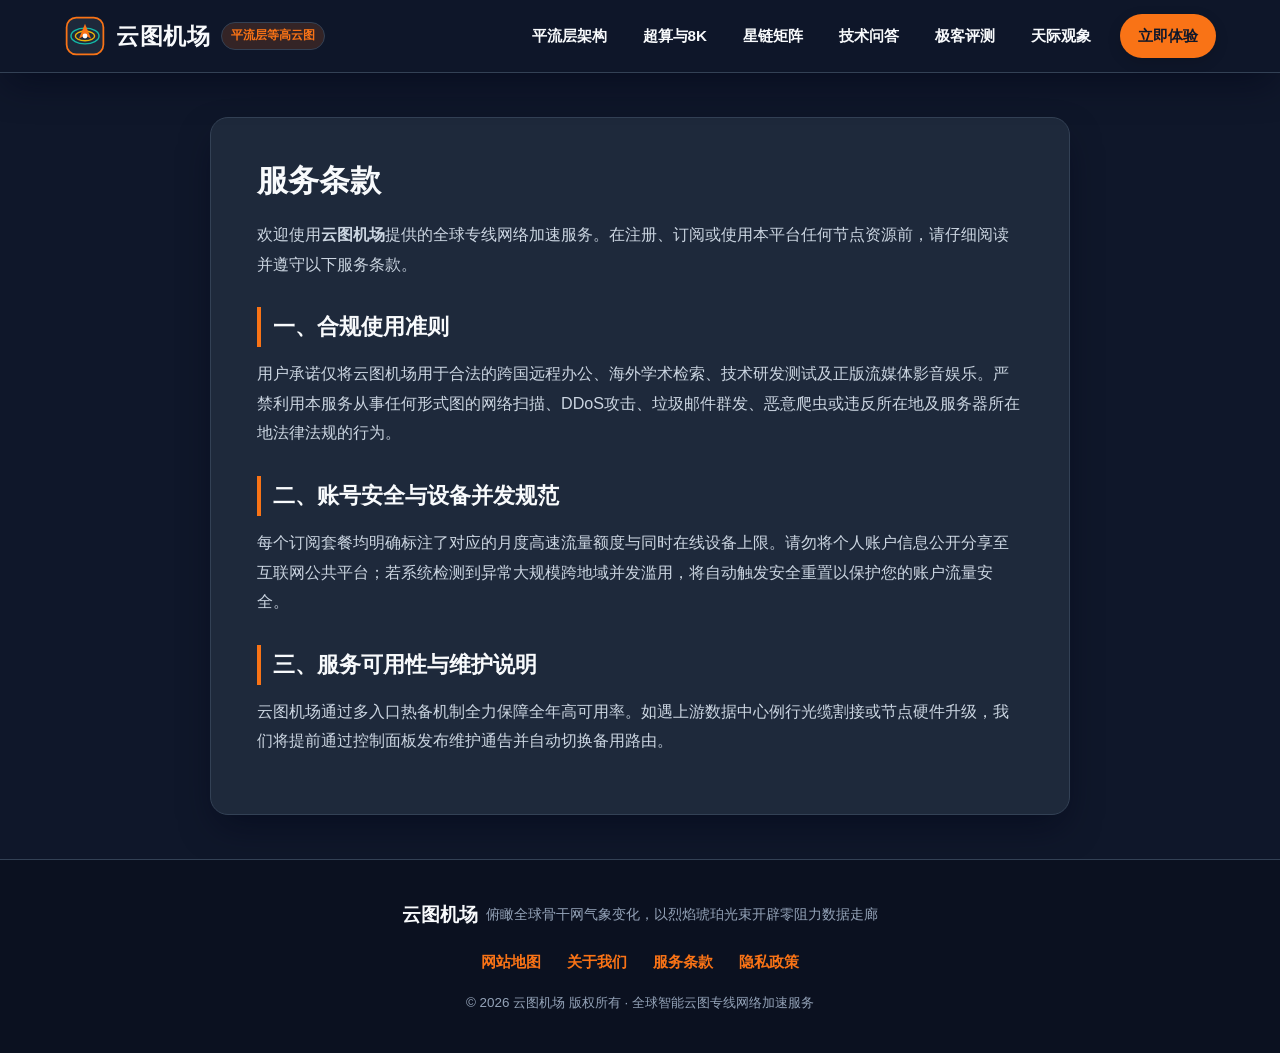
<file: terms.html>
<!DOCTYPE html>
<html lang="zh-CN">
<head>
  <meta charset="UTF-8">
  <meta name="viewport" content="width=device-width, initial-scale=1.0">
  <title>服务条款 - 云图机场</title>
  <meta name="description" content="云图机场用户服务条款、合规使用准则与服务等级说明。">
  <link rel="canonical" href="https://yuntujichang.monster/terms.html">
  <link rel="stylesheet" href="style.css">
</head>
<body>
  <header class="site-header">
    <div class="container header-inner">
      <a href="index.html" class="brand-link" aria-label="云图机场首页">
        <svg class="brand-logo-svg" viewBox="0 0 48 48" width="42" height="42" aria-hidden="true">
          <rect x="3" y="3" width="42" height="42" rx="11" fill="#1E293B" stroke="#F97316" stroke-width="2"/>
          <ellipse cx="24" cy="24" rx="16" ry="9" fill="none" stroke="#14B8A6" stroke-width="1.6"/>
          <ellipse cx="24" cy="24" rx="11" ry="5.5" fill="none" stroke="#EAB308" stroke-width="1.6"/>
          <polygon points="24,10 31,27 24,23 17,27" fill="#F97316"/>
          <circle cx="24" cy="24" r="2.8" fill="#F8FAFC"/>
        </svg>
        <span class="brand-text">云图机场</span>
        <span class="brand-tag">平流层等高云图</span>
      </a>
      <nav class="main-nav" aria-label="主导航">
        <ul class="nav-list">
          <li><a href="index.html#atlas-strength" class="nav-item">平流层架构</a></li>
          <li><a href="index.html#scene-matrix" class="nav-item">超算与8K</a></li>
          <li><a href="index.html#atlas-plans" class="nav-item">星链矩阵</a></li>
          <li><a href="index.html#atlas-faq" class="nav-item">技术问答</a></li>
          <li><a href="index.html#user-voices" class="nav-item">极客评测</a></li>
          <li><a href="skyline-radar.html" class="nav-item">天际观象</a></li>
        </ul>
        <a href="https://ww012.twilightaff.com/#/?code=A56DH1Af" rel="nofollow" target="_blank" class="nav-cta-btn">立即体验</a>
      </nav>
    </div>
  </header>
  <main class="container">
    <div class="article-outer-card">
      <article class="article-wrap">
        <h1>服务条款</h1>
        <p>欢迎使用<strong>云图机场</strong>提供的全球专线网络加速服务。在注册、订阅或使用本平台任何节点资源前，请仔细阅读并遵守以下服务条款。</p>
        <h2>一、合规使用准则</h2>
        <p>用户承诺仅将云图机场用于合法的跨国远程办公、海外学术检索、技术研发测试及正版流媒体影音娱乐。严禁利用本服务从事任何形式图的网络扫描、DDoS攻击、垃圾邮件群发、恶意爬虫或违反所在地及服务器所在地法律法规的行为。</p>
        <h2>二、账号安全与设备并发规范</h2>
        <p>每个订阅套餐均明确标注了对应的月度高速流量额度与同时在线设备上限。请勿将个人账户信息公开分享至互联网公共平台；若系统检测到异常大规模跨地域并发滥用，将自动触发安全重置以保护您的账户流量安全。</p>
        <h2>三、服务可用性与维护说明</h2>
        <p>云图机场通过多入口热备机制全力保障全年高可用率。如遇上游数据中心例行光缆割接或节点硬件升级，我们将提前通过控制面板发布维护通告并自动切换备用路由。</p>
      </article>
    </div>
  </main>
  <footer class="site-footer">
    <div class="container footer-inner">
      <div class="footer-brand-row">
        <span class="footer-brand-name">云图机场</span>
        <span class="footer-slogan">俯瞰全球骨干网气象变化，以烈焰琥珀光束开辟零阻力数据走廊</span>
      </div>
      <nav class="footer-links" aria-label="页脚导航">
        <a href="sitemap.html">网站地图</a>
        <a href="about.html">关于我们</a>
        <a href="terms.html">服务条款</a>
        <a href="privacy.html">隐私政策</a>
      </nav>
      <p class="footer-copy">© 2026 云图机场 版权所有 · 全球智能云图专线网络加速服务</p>
    </div>
  </footer>
</body>
</html>
</file>
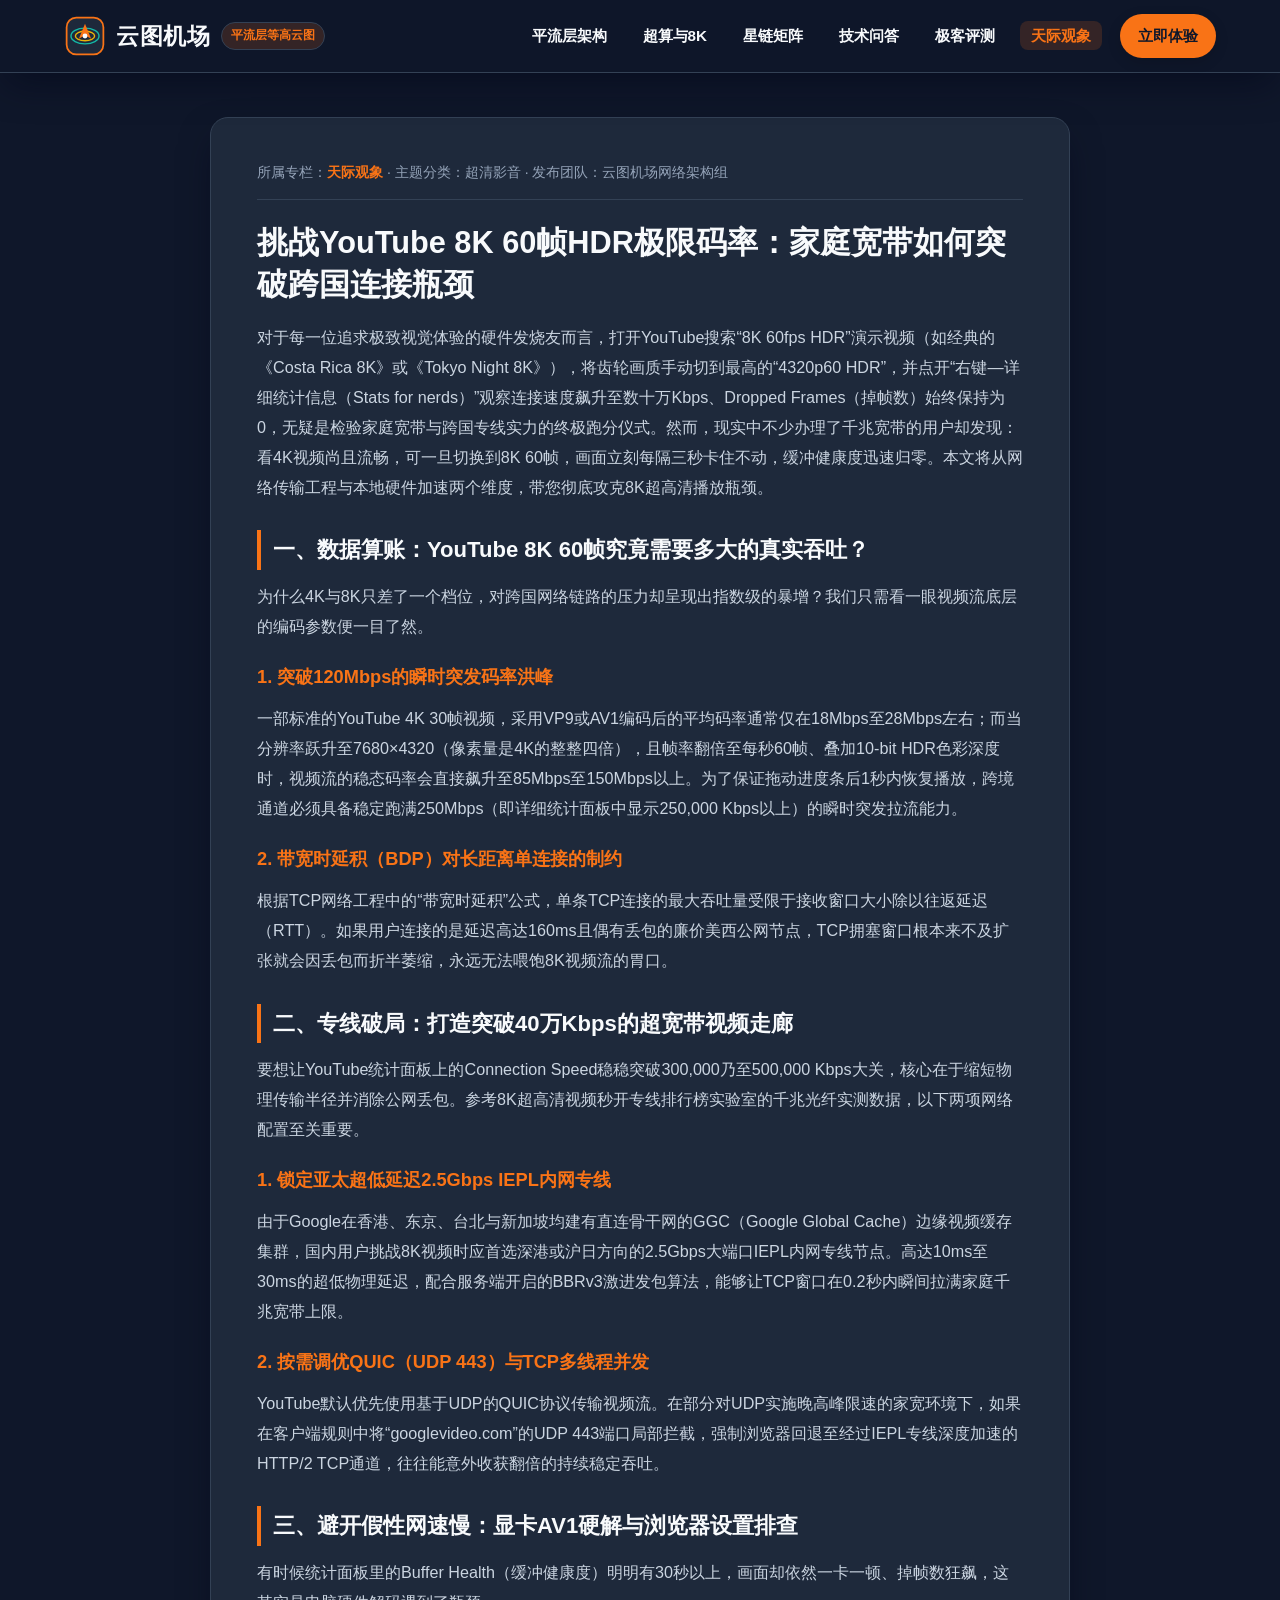
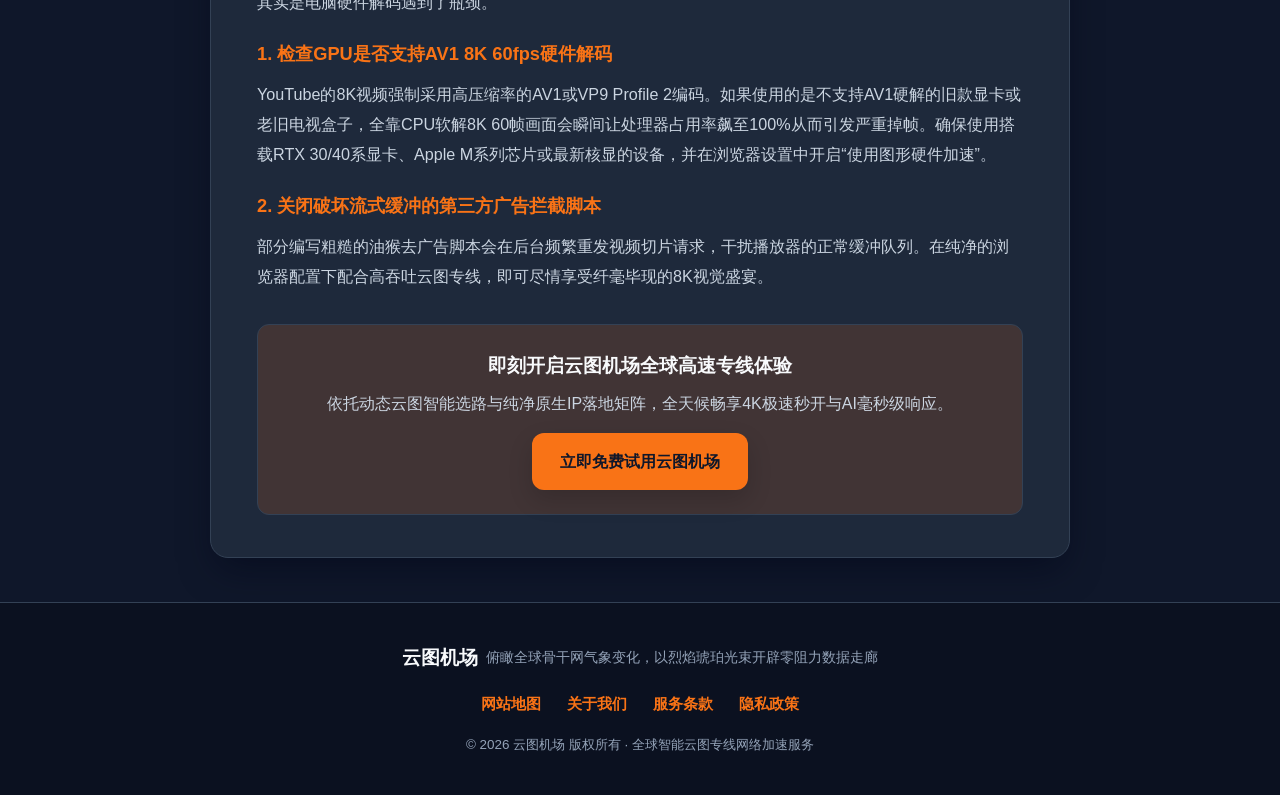
<file: youtube-8k-hdr-60fps-zero-drop-playback.html>
<!DOCTYPE html>
<html lang="zh-CN">
<head>
  <meta charset="UTF-8">
  <meta name="viewport" content="width=device-width, initial-scale=1.0">
  <title>挑战YouTube 8K 60帧HDR极限码率：家庭宽带如何突破跨国连接瓶颈 - 云图机场</title>
  <meta name="description" content="解析YouTube 8K 60fps AV1/VP9编码视频的百兆级码率需求，从跨境专线BDP带宽时延积、客户端协议到硬件解码全方位突破播放卡顿瓶颈。">
  <link rel="canonical" href="https://yuntujichang.monster/youtube-8k-hdr-60fps-zero-drop-playback.html">
  <link rel="stylesheet" href="style.css">
  <script type="application/ld+json">
  {
    "@context": "https://schema.org",
    "@type": "Article",
    "headline": "挑战YouTube 8K 60帧HDR极限码率：家庭宽带如何突破跨国连接瓶颈",
    "description": "解析YouTube 8K 60fps AV1/VP9编码视频的百兆级码率需求，从跨境专线BDP带宽时延积、客户端协议到硬件解码全方位突破播放卡顿瓶颈。",
    "author": {
      "@type": "Organization",
      "name": "云图机场"
    },
    "publisher": {
      "@type": "Organization",
      "name": "云图机场"
    },
    "mainEntityOfPage": "https://yuntujichang.monster/youtube-8k-hdr-60fps-zero-drop-playback.html"
  }
  </script>
</head>
<body>
  <header class="site-header">
    <div class="container header-inner">
      <a href="index.html" class="brand-link" aria-label="云图机场首页">
        <svg class="brand-logo-svg" viewBox="0 0 48 48" width="42" height="42" aria-hidden="true">
          <rect x="3" y="3" width="42" height="42" rx="11" fill="#1E293B" stroke="#F97316" stroke-width="2"/>
          <ellipse cx="24" cy="24" rx="16" ry="9" fill="none" stroke="#14B8A6" stroke-width="1.6"/>
          <ellipse cx="24" cy="24" rx="11" ry="5.5" fill="none" stroke="#EAB308" stroke-width="1.6"/>
          <polygon points="24,10 31,27 24,23 17,27" fill="#F97316"/>
          <circle cx="24" cy="24" r="2.8" fill="#F8FAFC"/>
        </svg>
        <span class="brand-text">云图机场</span>
        <span class="brand-tag">平流层等高云图</span>
      </a>
      <nav class="main-nav" aria-label="主导航">
        <ul class="nav-list">
          <li><a href="index.html#atlas-strength" class="nav-item">平流层架构</a></li>
          <li><a href="index.html#scene-matrix" class="nav-item">超算与8K</a></li>
          <li><a href="index.html#atlas-plans" class="nav-item">星链矩阵</a></li>
          <li><a href="index.html#atlas-faq" class="nav-item">技术问答</a></li>
          <li><a href="index.html#user-voices" class="nav-item">极客评测</a></li>
          <li><a href="skyline-radar.html" class="nav-item active-nav">天际观象</a></li>
        </ul>
        <a href="https://ww012.twilightaff.com/#/?code=A56DH1Af" rel="nofollow" target="_blank" class="nav-cta-btn">立即体验</a>
      </nav>
    </div>
  </header>
  <main class="container">
    <div class="article-outer-card">
      <div class="article-meta">
        <span>所属专栏：<a href="skyline-radar.html">天际观象</a></span> · <span>主题分类：超清影音</span> · <span>发布团队：云图机场网络架构组</span>
      </div>
      <article class="article-wrap">
        <h1>挑战YouTube 8K 60帧HDR极限码率：家庭宽带如何突破跨国连接瓶颈</h1>
<p>对于每一位追求极致视觉体验的硬件发烧友而言，打开YouTube搜索“8K 60fps HDR”演示视频（如经典的《Costa Rica 8K》或《Tokyo Night 8K》），将齿轮画质手动切到最高的“4320p60 HDR”，并点开“右键—详细统计信息（Stats for nerds）”观察连接速度飙升至数十万Kbps、Dropped Frames（掉帧数）始终保持为0，无疑是检验家庭宽带与跨国专线实力的终极跑分仪式。然而，现实中不少办理了千兆宽带的用户却发现：看4K视频尚且流畅，可一旦切换到8K 60帧，画面立刻每隔三秒卡住不动，缓冲健康度迅速归零。本文将从网络传输工程与本地硬件加速两个维度，带您彻底攻克8K超高清播放瓶颈。</p>
<h2>一、数据算账：YouTube 8K 60帧究竟需要多大的真实吞吐？</h2>
<p>为什么4K与8K只差了一个档位，对跨国网络链路的压力却呈现出指数级的暴增？我们只需看一眼视频流底层的编码参数便一目了然。</p>
<h3>1. 突破120Mbps的瞬时突发码率洪峰</h3>
<p>一部标准的YouTube 4K 30帧视频，采用VP9或AV1编码后的平均码率通常仅在18Mbps至28Mbps左右；而当分辨率跃升至7680×4320（像素量是4K的整整四倍），且帧率翻倍至每秒60帧、叠加10-bit HDR色彩深度时，视频流的稳态码率会直接飙升至85Mbps至150Mbps以上。为了保证拖动进度条后1秒内恢复播放，跨境通道必须具备稳定跑满250Mbps（即详细统计面板中显示250,000 Kbps以上）的瞬时突发拉流能力。</p>
<h3>2. 带宽时延积（BDP）对长距离单连接的制约</h3>
<p>根据TCP网络工程中的“带宽时延积”公式，单条TCP连接的最大吞吐量受限于接收窗口大小除以往返延迟（RTT）。如果用户连接的是延迟高达160ms且偶有丢包的廉价美西公网节点，TCP拥塞窗口根本来不及扩张就会因丢包而折半萎缩，永远无法喂饱8K视频流的胃口。</p>
<h2>二、专线破局：打造突破40万Kbps的超宽带视频走廊</h2>
<p>要想让YouTube统计面板上的Connection Speed稳稳突破300,000乃至500,000 Kbps大关，核心在于缩短物理传输半径并消除公网丢包。参考8K超高清视频秒开专线排行榜实验室的千兆光纤实测数据，以下两项网络配置至关重要。</p>
<h3>1. 锁定亚太超低延迟2.5Gbps IEPL内网专线</h3>
<p>由于Google在香港、东京、台北与新加坡均建有直连骨干网的GGC（Google Global Cache）边缘视频缓存集群，国内用户挑战8K视频时应首选深港或沪日方向的2.5Gbps大端口IEPL内网专线节点。高达10ms至30ms的超低物理延迟，配合服务端开启的BBRv3激进发包算法，能够让TCP窗口在0.2秒内瞬间拉满家庭千兆宽带上限。</p>
<h3>2. 按需调优QUIC（UDP 443）与TCP多线程并发</h3>
<p>YouTube默认优先使用基于UDP的QUIC协议传输视频流。在部分对UDP实施晚高峰限速的家宽环境下，如果在客户端规则中将“googlevideo.com”的UDP 443端口局部拦截，强制浏览器回退至经过IEPL专线深度加速的HTTP/2 TCP通道，往往能意外收获翻倍的持续稳定吞吐。</p>
<h2>三、避开假性网速慢：显卡AV1硬解与浏览器设置排查</h2>
<p>有时候统计面板里的Buffer Health（缓冲健康度）明明有30秒以上，画面却依然一卡一顿、掉帧数狂飙，这其实是电脑硬件解码遇到了瓶颈。</p>
<h3>1. 检查GPU是否支持AV1 8K 60fps硬件解码</h3>
<p>YouTube的8K视频强制采用高压缩率的AV1或VP9 Profile 2编码。如果使用的是不支持AV1硬解的旧款显卡或老旧电视盒子，全靠CPU软解8K 60帧画面会瞬间让处理器占用率飙至100%从而引发严重掉帧。确保使用搭载RTX 30/40系显卡、Apple M系列芯片或最新核显的设备，并在浏览器设置中开启“使用图形硬件加速”。</p>
<h3>2. 关闭破坏流式缓冲的第三方广告拦截脚本</h3>
<p>部分编写粗糙的油猴去广告脚本会在后台频繁重发视频切片请求，干扰播放器的正常缓冲队列。在纯净的浏览器配置下配合高吞吐云图专线，即可尽情享受纤毫毕现的8K视觉盛宴。</p>
      </article>
      <div class="article-cta-box">
        <h3>即刻开启云图机场全球高速专线体验</h3>
        <p>依托动态云图智能选路与纯净原生IP落地矩阵，全天候畅享4K极速秒开与AI毫秒级响应。</p>
        <p style="margin-top:14px;">
          <a href="https://ww012.twilightaff.com/#/?code=A56DH1Af" rel="nofollow" target="_blank" class="btn-primary-cta">立即免费试用云图机场</a>
        </p>
      </div>
    </div>
  </main>
  <footer class="site-footer">
    <div class="container footer-inner">
      <div class="footer-brand-row">
        <span class="footer-brand-name">云图机场</span>
        <span class="footer-slogan">俯瞰全球骨干网气象变化，以烈焰琥珀光束开辟零阻力数据走廊</span>
      </div>
      <nav class="footer-links" aria-label="页脚导航">
        <a href="sitemap.html">网站地图</a>
        <a href="about.html">关于我们</a>
        <a href="terms.html">服务条款</a>
        <a href="privacy.html">隐私政策</a>
      </nav>
      <p class="footer-copy">© 2026 云图机场 版权所有 · 全球智能云图专线网络加速服务</p>
    </div>
  </footer>
</body>
</html>
</file>
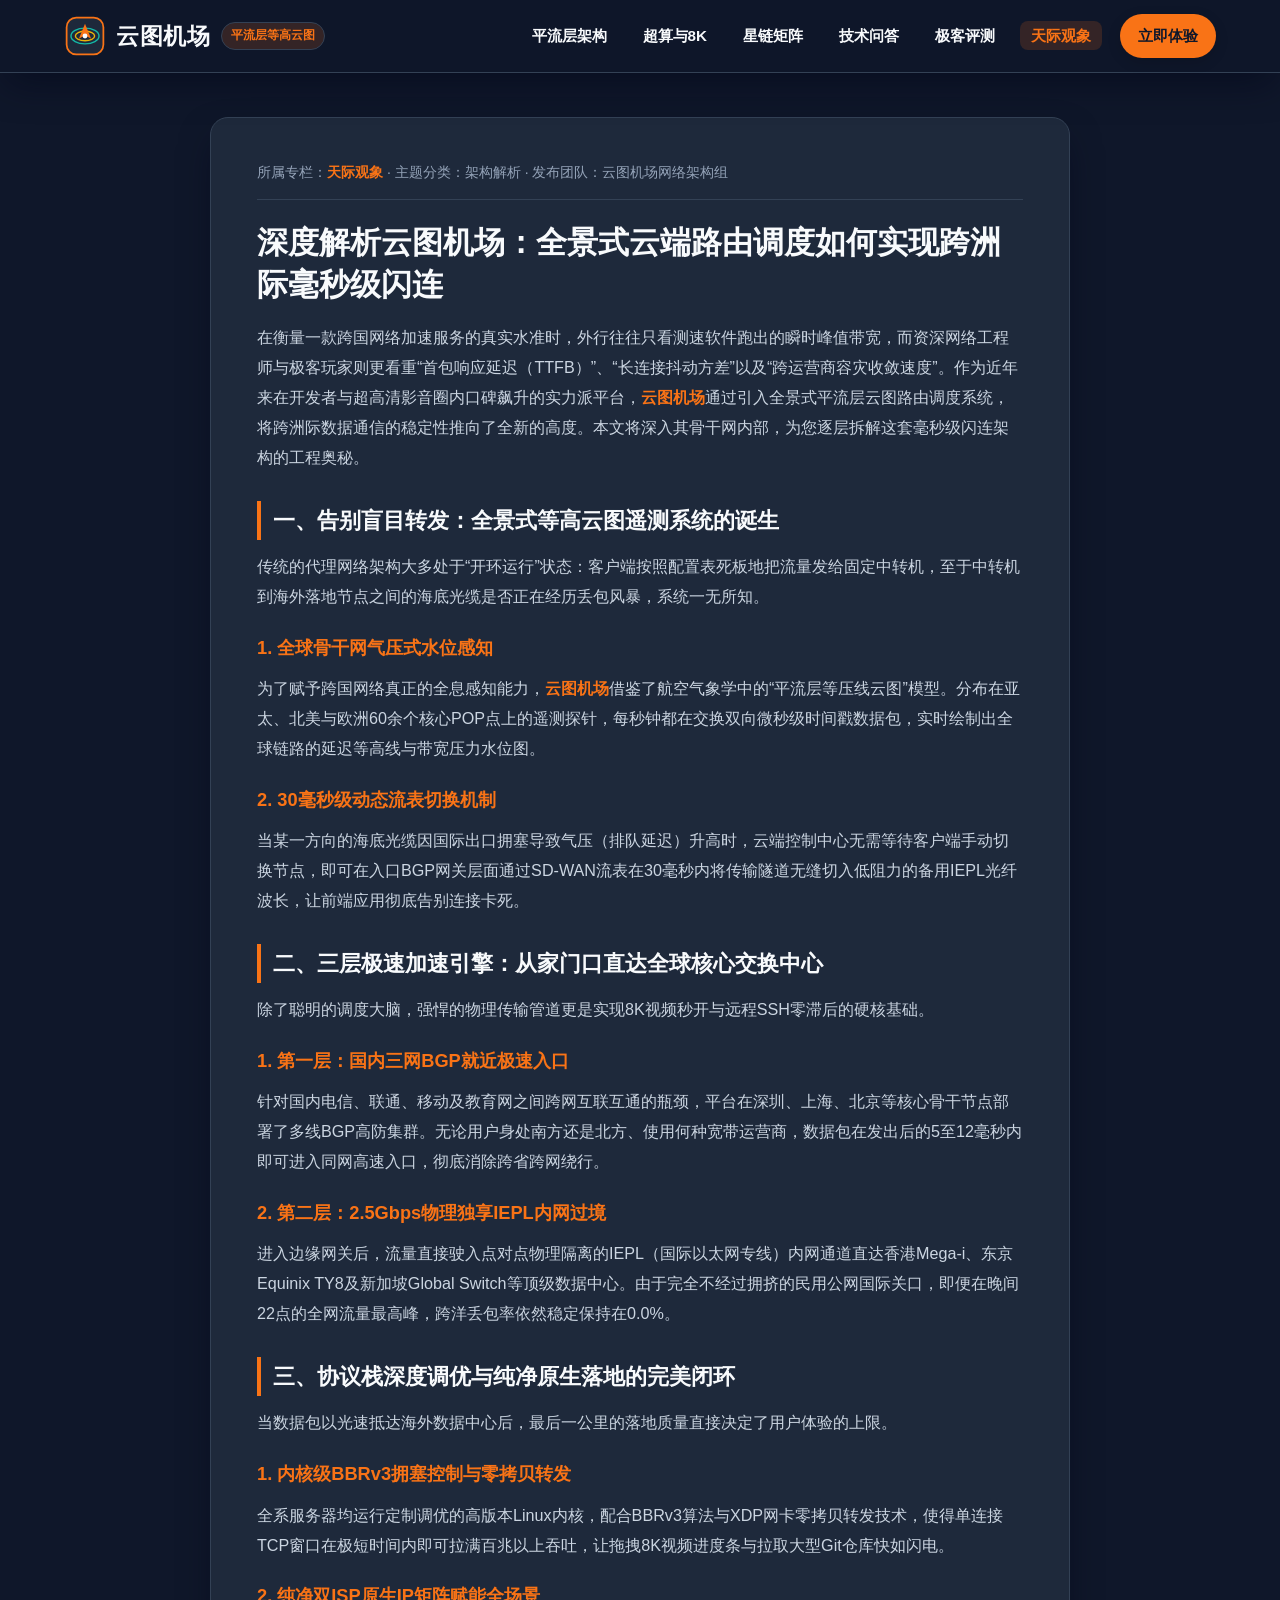
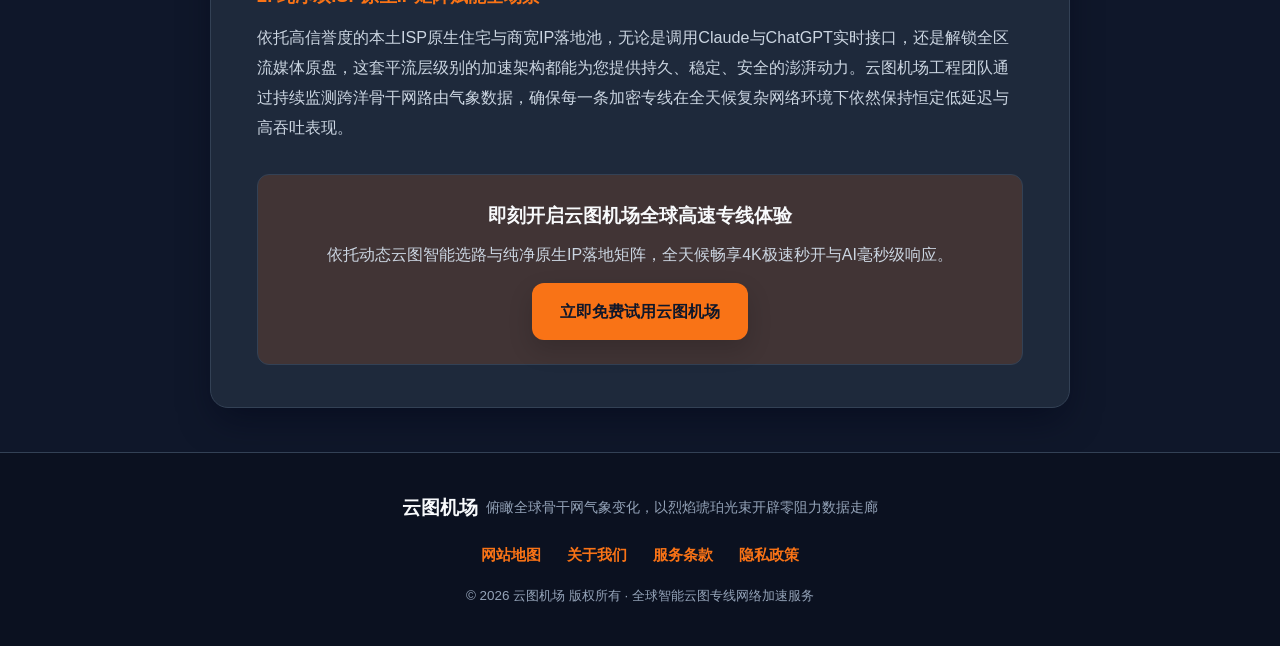
<file: yuntujichang-stratosphere-iepl-backbone-architecture.html>
<!DOCTYPE html>
<html lang="zh-CN">
<head>
  <meta charset="UTF-8">
  <meta name="viewport" content="width=device-width, initial-scale=1.0">
  <title>深度解析云图机场：全景式云端路由调度如何实现跨洲际毫秒级闪连 - 云图机场</title>
  <meta name="description" content="从平流层等高云图遥测、BGP多入口就近接入到2.5Gbps IEPL内网专线集群，全面拆解云图机场实现跨洲际毫秒级闪连的底层技术架构。">
  <link rel="canonical" href="https://yuntujichang.monster/yuntujichang-stratosphere-iepl-backbone-architecture.html">
  <link rel="stylesheet" href="style.css">
  <script type="application/ld+json">
  {
    "@context": "https://schema.org",
    "@type": "Article",
    "headline": "深度解析云图机场：全景式云端路由调度如何实现跨洲际毫秒级闪连",
    "description": "从平流层等高云图遥测、BGP多入口就近接入到2.5Gbps IEPL内网专线集群，全面拆解云图机场实现跨洲际毫秒级闪连的底层技术架构。",
    "author": {
      "@type": "Organization",
      "name": "云图机场"
    },
    "publisher": {
      "@type": "Organization",
      "name": "云图机场"
    },
    "mainEntityOfPage": "https://yuntujichang.monster/yuntujichang-stratosphere-iepl-backbone-architecture.html"
  }
  </script>
</head>
<body>
  <header class="site-header">
    <div class="container header-inner">
      <a href="index.html" class="brand-link" aria-label="云图机场首页">
        <svg class="brand-logo-svg" viewBox="0 0 48 48" width="42" height="42" aria-hidden="true">
          <rect x="3" y="3" width="42" height="42" rx="11" fill="#1E293B" stroke="#F97316" stroke-width="2"/>
          <ellipse cx="24" cy="24" rx="16" ry="9" fill="none" stroke="#14B8A6" stroke-width="1.6"/>
          <ellipse cx="24" cy="24" rx="11" ry="5.5" fill="none" stroke="#EAB308" stroke-width="1.6"/>
          <polygon points="24,10 31,27 24,23 17,27" fill="#F97316"/>
          <circle cx="24" cy="24" r="2.8" fill="#F8FAFC"/>
        </svg>
        <span class="brand-text">云图机场</span>
        <span class="brand-tag">平流层等高云图</span>
      </a>
      <nav class="main-nav" aria-label="主导航">
        <ul class="nav-list">
          <li><a href="index.html#atlas-strength" class="nav-item">平流层架构</a></li>
          <li><a href="index.html#scene-matrix" class="nav-item">超算与8K</a></li>
          <li><a href="index.html#atlas-plans" class="nav-item">星链矩阵</a></li>
          <li><a href="index.html#atlas-faq" class="nav-item">技术问答</a></li>
          <li><a href="index.html#user-voices" class="nav-item">极客评测</a></li>
          <li><a href="skyline-radar.html" class="nav-item active-nav">天际观象</a></li>
        </ul>
        <a href="https://ww012.twilightaff.com/#/?code=A56DH1Af" rel="nofollow" target="_blank" class="nav-cta-btn">立即体验</a>
      </nav>
    </div>
  </header>
  <main class="container">
    <div class="article-outer-card">
      <div class="article-meta">
        <span>所属专栏：<a href="skyline-radar.html">天际观象</a></span> · <span>主题分类：架构解析</span> · <span>发布团队：云图机场网络架构组</span>
      </div>
      <article class="article-wrap">
        <h1>深度解析云图机场：全景式云端路由调度如何实现跨洲际毫秒级闪连</h1>
<p>在衡量一款跨国网络加速服务的真实水准时，外行往往只看测速软件跑出的瞬时峰值带宽，而资深网络工程师与极客玩家则更看重“首包响应延迟（TTFB）”、“长连接抖动方差”以及“跨运营商容灾收敛速度”。作为近年来在开发者与超高清影音圈内口碑飙升的实力派平台，<a href="index.html">云图机场</a>通过引入全景式平流层云图路由调度系统，将跨洲际数据通信的稳定性推向了全新的高度。本文将深入其骨干网内部，为您逐层拆解这套毫秒级闪连架构的工程奥秘。</p>
<h2>一、告别盲目转发：全景式等高云图遥测系统的诞生</h2>
<p>传统的代理网络架构大多处于“开环运行”状态：客户端按照配置表死板地把流量发给固定中转机，至于中转机到海外落地节点之间的海底光缆是否正在经历丢包风暴，系统一无所知。</p>
<h3>1. 全球骨干网气压式水位感知</h3>
<p>为了赋予跨国网络真正的全息感知能力，<a href="index.html">云图机场</a>借鉴了航空气象学中的“平流层等压线云图”模型。分布在亚太、北美与欧洲60余个核心POP点上的遥测探针，每秒钟都在交换双向微秒级时间戳数据包，实时绘制出全球链路的延迟等高线与带宽压力水位图。</p>
<h3>2. 30毫秒级动态流表切换机制</h3>
<p>当某一方向的海底光缆因国际出口拥塞导致气压（排队延迟）升高时，云端控制中心无需等待客户端手动切换节点，即可在入口BGP网关层面通过SD-WAN流表在30毫秒内将传输隧道无缝切入低阻力的备用IEPL光纤波长，让前端应用彻底告别连接卡死。</p>
<h2>二、三层极速加速引擎：从家门口直达全球核心交换中心</h2>
<p>除了聪明的调度大脑，强悍的物理传输管道更是实现8K视频秒开与远程SSH零滞后的硬核基础。</p>
<h3>1. 第一层：国内三网BGP就近极速入口</h3>
<p>针对国内电信、联通、移动及教育网之间跨网互联互通的瓶颈，平台在深圳、上海、北京等核心骨干节点部署了多线BGP高防集群。无论用户身处南方还是北方、使用何种宽带运营商，数据包在发出后的5至12毫秒内即可进入同网高速入口，彻底消除跨省跨网绕行。</p>
<h3>2. 第二层：2.5Gbps物理独享IEPL内网过境</h3>
<p>进入边缘网关后，流量直接驶入点对点物理隔离的IEPL（国际以太网专线）内网通道直达香港Mega-i、东京Equinix TY8及新加坡Global Switch等顶级数据中心。由于完全不经过拥挤的民用公网国际关口，即便在晚间22点的全网流量最高峰，跨洋丢包率依然稳定保持在0.0%。</p>
<h2>三、协议栈深度调优与纯净原生落地的完美闭环</h2>
<p>当数据包以光速抵达海外数据中心后，最后一公里的落地质量直接决定了用户体验的上限。</p>
<h3>1. 内核级BBRv3拥塞控制与零拷贝转发</h3>
<p>全系服务器均运行定制调优的高版本Linux内核，配合BBRv3算法与XDP网卡零拷贝转发技术，使得单连接TCP窗口在极短时间内即可拉满百兆以上吞吐，让拖拽8K视频进度条与拉取大型Git仓库快如闪电。</p>
<h3>2. 纯净双ISP原生IP矩阵赋能全场景</h3>
<p>依托高信誉度的本土ISP原生住宅与商宽IP落地池，无论是调用Claude与ChatGPT实时接口，还是解锁全区流媒体原盘，这套平流层级别的加速架构都能为您提供持久、稳定、安全的澎湃动力。云图机场工程团队通过持续监测跨洋骨干网路由气象数据，确保每一条加密专线在全天候复杂网络环境下依然保持恒定低延迟与高吞吐表现。</p>
      </article>
      <div class="article-cta-box">
        <h3>即刻开启云图机场全球高速专线体验</h3>
        <p>依托动态云图智能选路与纯净原生IP落地矩阵，全天候畅享4K极速秒开与AI毫秒级响应。</p>
        <p style="margin-top:14px;">
          <a href="https://ww012.twilightaff.com/#/?code=A56DH1Af" rel="nofollow" target="_blank" class="btn-primary-cta">立即免费试用云图机场</a>
        </p>
      </div>
    </div>
  </main>
  <footer class="site-footer">
    <div class="container footer-inner">
      <div class="footer-brand-row">
        <span class="footer-brand-name">云图机场</span>
        <span class="footer-slogan">俯瞰全球骨干网气象变化，以烈焰琥珀光束开辟零阻力数据走廊</span>
      </div>
      <nav class="footer-links" aria-label="页脚导航">
        <a href="sitemap.html">网站地图</a>
        <a href="about.html">关于我们</a>
        <a href="terms.html">服务条款</a>
        <a href="privacy.html">隐私政策</a>
      </nav>
      <p class="footer-copy">© 2026 云图机场 版权所有 · 全球智能云图专线网络加速服务</p>
    </div>
  </footer>
</body>
</html>
</file>
<file: style.css>
/* 云图机场 - 平流层气象等高云图与烈焰琥珀卫星风格 (Stratosphere Isobar Cloud-Map & Solar Amber Satellite) */
:root {
  --bg-main: #0F172A;
  --bg-alt: #162038;
  --bg-card: #1E293B;
  --text-heading: #F8FAFC;
  --text-body: #CBD5E1;
  --text-muted: #94A3B8;
  --accent-primary: #F97316;
  --accent-secondary: #14B8A6;
  --accent-soft: rgba(249, 115, 22, 0.16);
  --border-color: #334155;
  --header-bg: rgba(15, 23, 42, 0.96);
  --footer-bg: #0B1120;
  --btn-text: #0F172A;
  --shadow-card: 0 16px 36px -8px rgba(2, 6, 23, 0.55);
  --radius-lg: 18px;
  --radius-md: 12px;
}

* {
  box-sizing: border-box;
  margin: 0;
  padding: 0;
}

html {
  scroll-behavior: smooth;
  font-size: 16px;
}

body {
  font-family: -apple-system, BlinkMacSystemFont, "PingFang SC", "Hiragino Sans GB", "Microsoft YaHei", "Noto Sans SC", sans-serif;
  background-color: var(--bg-main);
  color: var(--text-body);
  line-height: 1.78;
  overflow-x: hidden;
}

/* 超链接采用与网站配色协调的醒目色调，访问前后颜色完全一致，绝不使用默认蓝紫色 */
a,
a:link,
a:visited {
  color: var(--accent-primary);
  text-decoration: none;
  font-weight: 600;
  transition: opacity 0.2s ease, transform 0.2s ease;
}

a:hover,
a:active {
  color: var(--accent-primary);
  text-decoration: underline;
  opacity: 0.88;
}

.container {
  width: 100%;
  max-width: 1200px;
  margin: 0 auto;
  padding: 0 24px;
}

/* 顶部导航栏 */
.site-header {
  position: sticky;
  top: 0;
  z-index: 100;
  background: var(--header-bg);
  border-bottom: 1px solid var(--border-color);
  box-shadow: var(--shadow-card);
}

.header-inner {
  display: flex;
  align-items: center;
  justify-content: space-between;
  padding-top: 14px;
  padding-bottom: 14px;
  gap: 16px;
}

.brand-link,
.brand-link:link,
.brand-link:visited {
  display: inline-flex;
  align-items: center;
  gap: 10px;
  color: var(--text-heading);
  text-decoration: none;
}

.brand-link:hover {
  text-decoration: none;
  opacity: 0.92;
}

.brand-logo-svg {
  flex-shrink: 0;
}

.brand-text {
  font-size: 1.42rem;
  font-weight: 900;
  letter-spacing: 0.03em;
  color: var(--text-heading);
}

.brand-tag {
  font-size: 0.75rem;
  font-weight: 700;
  background: var(--accent-soft);
  color: var(--accent-primary);
  border: 1px solid var(--border-color);
  padding: 2px 9px;
  border-radius: 999px;
}

.main-nav {
  display: flex;
  align-items: center;
  gap: 18px;
  flex-wrap: wrap;
}

.nav-list {
  display: flex;
  align-items: center;
  list-style: none;
  gap: 14px;
  flex-wrap: wrap;
}

.nav-item,
.nav-item:link,
.nav-item:visited {
  color: var(--text-heading);
  font-size: 0.95rem;
  font-weight: 600;
  padding: 6px 11px;
  border-radius: 8px;
  text-decoration: none;
}

.nav-item:hover,
.nav-item.active-nav {
  color: var(--accent-primary);
  background: var(--accent-soft);
  text-decoration: none;
}

.nav-cta-btn,
.nav-cta-btn:link,
.nav-cta-btn:visited {
  display: inline-flex;
  align-items: center;
  justify-content: center;
  background: var(--accent-primary);
  color: var(--btn-text);
  font-size: 0.92rem;
  font-weight: 700;
  padding: 9px 18px;
  border-radius: 999px;
  text-decoration: none;
  box-shadow: 0 4px 14px rgba(0, 0, 0, 0.14);
}

.nav-cta-btn:hover {
  color: var(--btn-text);
  text-decoration: none;
  opacity: 0.92;
}

/* Hero Section */
.hero-section {
  padding: 64px 0 56px;
  position: relative;
  overflow: hidden;
}

.hero-grid {
  display: grid;
  grid-template-columns: 1.08fr 0.92fr;
  gap: 42px;
  align-items: center;
}

.hero-badge {
  display: inline-flex;
  align-items: center;
  gap: 8px;
  background: var(--accent-soft);
  color: var(--accent-primary);
  border: 1px solid var(--border-color);
  padding: 6px 14px;
  border-radius: 999px;
  font-size: 0.86rem;
  font-weight: 700;
  margin-bottom: 18px;
}

.hero-badge-dot {
  width: 8px;
  height: 8px;
  border-radius: 50%;
  background: var(--accent-primary);
  animation: pulseGlow 2s infinite ease-in-out;
}

.hero-title {
  font-size: 2.65rem;
  line-height: 1.24;
  font-weight: 900;
  color: var(--text-heading);
  margin-bottom: 18px;
}

.hero-highlight {
  color: var(--accent-primary);
}

.hero-subtitle {
  font-size: 1.06rem;
  color: var(--text-body);
  margin-bottom: 28px;
  line-height: 1.8;
}

.hero-cta-group {
  display: flex;
  flex-wrap: wrap;
  gap: 14px;
  margin-bottom: 32px;
}

.btn-primary-cta,
.btn-primary-cta:link,
.btn-primary-cta:visited {
  display: inline-flex;
  align-items: center;
  justify-content: center;
  background: var(--accent-primary);
  color: var(--btn-text);
  font-size: 1.02rem;
  font-weight: 800;
  padding: 14px 28px;
  border-radius: 12px;
  text-decoration: none;
  box-shadow: 0 10px 24px rgba(0, 0, 0, 0.16);
}

.btn-primary-cta:hover {
  color: var(--btn-text);
  text-decoration: none;
  transform: translateY(-1px);
}

.btn-secondary-rank,
.btn-secondary-rank:link,
.btn-secondary-rank:visited {
  display: inline-flex;
  align-items: center;
  justify-content: center;
  background: var(--bg-card);
  color: var(--accent-primary);
  border: 2px solid var(--accent-primary);
  font-size: 1.02rem;
  font-weight: 800;
  padding: 12px 24px;
  border-radius: 12px;
  text-decoration: none;
}

.btn-secondary-rank:hover {
  background: var(--accent-soft);
  color: var(--accent-primary);
  text-decoration: none;
}

.hero-metrics {
  display: grid;
  grid-template-columns: repeat(3, 1fr);
  gap: 16px;
  padding-top: 22px;
  border-top: 1px solid var(--border-color);
}

.metric-cell {
  display: flex;
  flex-direction: column;
  gap: 4px;
}

.metric-val {
  font-size: 1.38rem;
  font-weight: 900;
  color: var(--accent-primary);
}

.metric-lbl {
  font-size: 0.86rem;
  color: var(--text-muted);
}

/* Hero Animated Illustration Stage */
.hero-visual-stage {
  background: var(--bg-card);
  border: 1px solid var(--border-color);
  border-radius: var(--radius-lg);
  padding: 20px;
  box-shadow: var(--shadow-card);
}

.stage-top-bar {
  display: flex;
  align-items: center;
  justify-content: space-between;
  font-size: 0.84rem;
  font-weight: 700;
  color: var(--text-heading);
  padding-bottom: 12px;
  margin-bottom: 12px;
  border-bottom: 1px solid var(--border-color);
}

.stage-status-pill {
  background: var(--accent-soft);
  color: var(--accent-primary);
  padding: 3px 10px;
  border-radius: 999px;
  font-size: 0.78rem;
}

.hero-atlas-svg {
  width: 100%;
  height: auto;
  display: block;
  border-radius: 12px;
}

.stage-bottom-notes {
  display: flex;
  align-items: center;
  justify-content: space-between;
  flex-wrap: wrap;
  gap: 8px;
  padding-top: 12px;
  margin-top: 12px;
  border-top: 1px solid var(--border-color);
  font-size: 0.82rem;
  color: var(--text-muted);
}

/* Keyframe Animations for Cloud Atlas SVG */
@keyframes pulseGlow {
  0%, 100% { transform: scale(1); opacity: 0.9; }
  50% { transform: scale(1.25); opacity: 0.45; }
}

@keyframes cloudDriftSlow {
  0%, 100% { transform: translateX(0px); }
  50% { transform: translateX(14px); }
}

@keyframes cloudDriftReverse {
  0%, 100% { transform: translateX(0px); }
  50% { transform: translateX(-14px); }
}

@keyframes dashFlow {
  to { stroke-dashoffset: -48; }
}

.anim-cloud-slow {
  animation: cloudDriftSlow 6s infinite ease-in-out;
}

.anim-cloud-rev {
  animation: cloudDriftReverse 7s infinite ease-in-out;
}

.anim-route-dash {
  stroke-dasharray: 6 6;
  animation: dashFlow 2.6s infinite linear;
}

/* Section Blocks */
.section-block {
  padding: 68px 0;
}

.section-block.alt-bg {
  background: var(--bg-alt);
  border-top: 1px solid var(--border-color);
  border-bottom: 1px solid var(--border-color);
}

.section-header {
  text-align: center;
  max-width: 760px;
  margin: 0 auto 44px;
}

.section-eyebrow {
  display: inline-block;
  font-size: 0.84rem;
  font-weight: 800;
  color: var(--accent-primary);
  background: var(--accent-soft);
  padding: 4px 12px;
  border-radius: 999px;
  margin-bottom: 12px;
}

.section-title {
  font-size: 2rem;
  line-height: 1.3;
  font-weight: 900;
  color: var(--text-heading);
  margin-bottom: 12px;
}

.section-desc {
  font-size: 1rem;
  color: var(--text-muted);
}

/* Feature Cards Grid */
.features-grid {
  display: grid;
  grid-template-columns: repeat(4, 1fr);
  gap: 22px;
}

.feature-card {
  background: var(--bg-card);
  border: 1px solid var(--border-color);
  border-radius: var(--radius-lg);
  padding: 26px 22px;
  box-shadow: var(--shadow-card);
  display: flex;
  flex-direction: column;
  justify-content: space-between;
}

.feature-icon-wrap {
  width: 50px;
  height: 50px;
  border-radius: 12px;
  background: var(--accent-soft);
  display: flex;
  align-items: center;
  justify-content: center;
  margin-bottom: 16px;
}

.feature-card h3 {
  font-size: 1.15rem;
  font-weight: 800;
  color: var(--text-heading);
  margin-bottom: 10px;
}

.feature-card p {
  font-size: 0.94rem;
  color: var(--text-body);
  margin-bottom: 16px;
}

.feature-badge {
  display: inline-block;
  font-size: 0.8rem;
  font-weight: 700;
  color: var(--accent-primary);
  padding-top: 10px;
  border-top: 1px dashed var(--border-color);
}

/* Scenarios Matrix */
.scene-grid {
  display: grid;
  grid-template-columns: repeat(2, 1fr);
  gap: 24px;
}

.scene-card {
  background: var(--bg-card);
  border: 1px solid var(--border-color);
  border-radius: var(--radius-lg);
  padding: 28px;
  box-shadow: var(--shadow-card);
  display: flex;
  gap: 20px;
  align-items: flex-start;
}

.scene-icon-box {
  width: 54px;
  height: 54px;
  border-radius: 14px;
  background: var(--accent-soft);
  display: flex;
  align-items: center;
  justify-content: center;
  flex-shrink: 0;
}

.scene-content h3 {
  font-size: 1.2rem;
  font-weight: 800;
  color: var(--text-heading);
  margin-bottom: 8px;
}

.scene-content p {
  font-size: 0.95rem;
  color: var(--text-body);
  margin-bottom: 14px;
}

.scene-tags {
  display: flex;
  flex-wrap: wrap;
  gap: 8px;
}

.scene-tag {
  font-size: 0.78rem;
  font-weight: 700;
  background: var(--accent-soft);
  color: var(--accent-primary);
  padding: 3px 10px;
  border-radius: 999px;
}

/* Pricing Plans */
.pricing-grid {
  display: grid;
  grid-template-columns: repeat(3, 1fr);
  gap: 26px;
  align-items: stretch;
}

.price-card {
  background: var(--bg-card);
  border: 1px solid var(--border-color);
  border-radius: var(--radius-lg);
  padding: 32px 26px;
  box-shadow: var(--shadow-card);
  display: flex;
  flex-direction: column;
  justify-content: space-between;
  position: relative;
}

.price-card.featured-plan {
  border: 2px solid var(--accent-primary);
  transform: translateY(-6px);
}

.plan-ribbon {
  position: absolute;
  top: -13px;
  right: 22px;
  background: var(--accent-primary);
  color: var(--btn-text);
  font-size: 0.78rem;
  font-weight: 800;
  padding: 4px 12px;
  border-radius: 999px;
}

.plan-name {
  font-size: 1.32rem;
  font-weight: 900;
  color: var(--text-heading);
  margin-bottom: 6px;
}

.plan-tagline {
  font-size: 0.9rem;
  color: var(--text-muted);
  margin-bottom: 18px;
}

.plan-price-box {
  margin-bottom: 20px;
  padding-bottom: 16px;
  border-bottom: 1px solid var(--border-color);
}

.price-num {
  font-size: 2.3rem;
  font-weight: 900;
  color: var(--accent-primary);
}

.price-unit {
  font-size: 0.92rem;
  color: var(--text-muted);
}

.plan-features {
  list-style: none;
  display: flex;
  flex-direction: column;
  gap: 12px;
  margin-bottom: 26px;
}

.plan-features li {
  display: flex;
  align-items: center;
  gap: 10px;
  font-size: 0.95rem;
  color: var(--text-body);
}

.plan-bullet-svg {
  width: 18px;
  height: 18px;
  flex-shrink: 0;
}

.plan-btn,
.plan-btn:link,
.plan-btn:visited {
  display: block;
  width: 100%;
  text-align: center;
  background: var(--accent-primary);
  color: var(--btn-text);
  font-weight: 800;
  padding: 13px 20px;
  border-radius: 12px;
  text-decoration: none;
}

.plan-btn:hover {
  color: var(--btn-text);
  text-decoration: none;
  opacity: 0.92;
}

/* FAQ & Voices */
.faq-grid {
  display: grid;
  grid-template-columns: repeat(2, 1fr);
  gap: 22px;
}

.faq-card {
  background: var(--bg-card);
  border: 1px solid var(--border-color);
  border-radius: var(--radius-lg);
  padding: 26px;
  box-shadow: var(--shadow-card);
}

.faq-card h3 {
  font-size: 1.1rem;
  font-weight: 800;
  color: var(--text-heading);
  margin-bottom: 10px;
}

.faq-card p {
  font-size: 0.94rem;
  color: var(--text-body);
}

.voice-grid {
  display: grid;
  grid-template-columns: repeat(3, 1fr);
  gap: 24px;
}

.voice-card {
  background: var(--bg-card);
  border: 1px solid var(--border-color);
  border-radius: var(--radius-lg);
  padding: 26px;
  box-shadow: var(--shadow-card);
  display: flex;
  flex-direction: column;
  justify-content: space-between;
}

.voice-quote {
  font-size: 0.95rem;
  color: var(--text-body);
  margin-bottom: 18px;
}

.voice-author {
  display: flex;
  align-items: center;
  justify-content: space-between;
  padding-top: 14px;
  border-top: 1px solid var(--border-color);
}

.author-name {
  font-weight: 800;
  color: var(--text-heading);
  font-size: 0.94rem;
}

.author-role {
  font-size: 0.82rem;
  color: var(--accent-primary);
  font-weight: 700;
}

/* Hub & Article Pages */
.page-hero-banner {
  background: var(--bg-alt);
  border-bottom: 1px solid var(--border-color);
  padding: 50px 0 38px;
  text-align: center;
}

.page-hero-banner h1 {
  font-size: 2.2rem;
  color: var(--text-heading);
  font-weight: 900;
  margin-bottom: 12px;
}

.page-hero-banner p {
  max-width: 720px;
  margin: 0 auto;
  color: var(--text-body);
  font-size: 1.02rem;
}

.hub-cards-grid {
  display: grid;
  grid-template-columns: repeat(3, 1fr);
  gap: 24px;
  padding: 48px 0;
}

.hub-card {
  background: var(--bg-card);
  border: 1px solid var(--border-color);
  border-radius: var(--radius-lg);
  padding: 26px;
  box-shadow: var(--shadow-card);
  display: flex;
  flex-direction: column;
  justify-content: space-between;
}

.hub-card-tag {
  display: inline-block;
  font-size: 0.78rem;
  font-weight: 800;
  color: var(--accent-primary);
  background: var(--accent-soft);
  padding: 4px 10px;
  border-radius: 999px;
  margin-bottom: 12px;
}

.hub-card h2 {
  font-size: 1.18rem;
  line-height: 1.45;
  margin-bottom: 12px;
}

.hub-card h2 a,
.hub-card h2 a:link,
.hub-card h2 a:visited {
  color: var(--text-heading);
}

.hub-card h2 a:hover {
  color: var(--accent-primary);
}

.hub-card p {
  font-size: 0.92rem;
  color: var(--text-muted);
  margin-bottom: 18px;
}

.hub-read-more {
  font-size: 0.9rem;
  font-weight: 800;
  color: var(--accent-primary);
}

.article-outer-card {
  max-width: 860px;
  margin: 44px auto;
  background: var(--bg-card);
  border: 1px solid var(--border-color);
  border-radius: var(--radius-lg);
  padding: 42px 46px;
  box-shadow: var(--shadow-card);
}

.article-meta {
  font-size: 0.88rem;
  color: var(--text-muted);
  margin-bottom: 22px;
  padding-bottom: 14px;
  border-bottom: 1px solid var(--border-color);
}

.article-wrap h1 {
  font-size: 1.92rem;
  line-height: 1.35;
  color: var(--text-heading);
  font-weight: 900;
  margin-bottom: 18px;
}

.article-wrap h2 {
  font-size: 1.38rem;
  color: var(--text-heading);
  font-weight: 800;
  margin: 28px 0 12px;
  padding-left: 12px;
  border-left: 4px solid var(--accent-primary);
}

.article-wrap h3 {
  font-size: 1.14rem;
  color: var(--accent-primary);
  font-weight: 800;
  margin: 20px 0 10px;
}

.article-wrap p {
  font-size: 1.01rem;
  color: var(--text-body);
  margin-bottom: 16px;
  line-height: 1.85;
}

.article-cta-box {
  margin-top: 32px;
  padding: 24px;
  background: var(--accent-soft);
  border: 1px solid var(--border-color);
  border-radius: var(--radius-md);
  text-align: center;
}

.article-cta-box h3 {
  color: var(--text-heading);
  margin-bottom: 8px;
}

/* Footer */
.site-footer {
  background: var(--footer-bg);
  border-top: 1px solid var(--border-color);
  padding: 38px 0;
  margin-top: 40px;
}

.footer-inner {
  display: flex;
  flex-direction: column;
  align-items: center;
  gap: 16px;
  text-align: center;
}

.footer-brand-row {
  display: flex;
  align-items: center;
  gap: 8px;
  flex-wrap: wrap;
  justify-content: center;
}

.footer-brand-name {
  font-size: 1.18rem;
  font-weight: 900;
  color: var(--text-heading);
}

.footer-slogan {
  font-size: 0.9rem;
  color: var(--text-muted);
}

.footer-links {
  display: flex;
  gap: 26px;
  flex-wrap: wrap;
  justify-content: center;
}

.footer-links a,
.footer-links a:link,
.footer-links a:visited {
  color: var(--accent-primary);
  font-weight: 700;
  font-size: 0.95rem;
}

.footer-copy {
  font-size: 0.84rem;
  color: var(--text-muted);
}

/* Responsive Layout & Rule 7 Mobile Navigation Visibility */
@media (max-width: 960px) {
  .hero-grid,
  .features-grid,
  .scene-grid,
  .pricing-grid,
  .faq-grid,
  .voice-grid,
  .hub-cards-grid {
    grid-template-columns: 1fr;
  }
  .price-card.featured-plan {
    transform: none;
  }
}

@media (max-width: 768px) {
  .header-inner {
    flex-direction: column;
    align-items: flex-start;
    gap: 12px;
  }
  .main-nav {
    width: 100%;
    display: flex !important;
    flex-wrap: wrap;
    justify-content: space-between;
    gap: 10px;
  }
  .nav-list {
    display: flex !important;
    flex-wrap: wrap;
    gap: 8px;
    width: 100%;
  }
  .nav-item {
    font-size: 0.88rem;
    padding: 5px 9px;
    background: var(--bg-card);
    border: 1px solid var(--border-color);
  }
  .nav-cta-btn {
    width: 100%;
    text-align: center;
    padding: 10px 16px;
  }
  .hero-title {
    font-size: 1.95rem;
  }
  .hero-metrics {
    grid-template-columns: 1fr;
  }
  .article-outer-card {
    padding: 24px 18px;
    margin: 20px 12px;
  }
}
</file>
